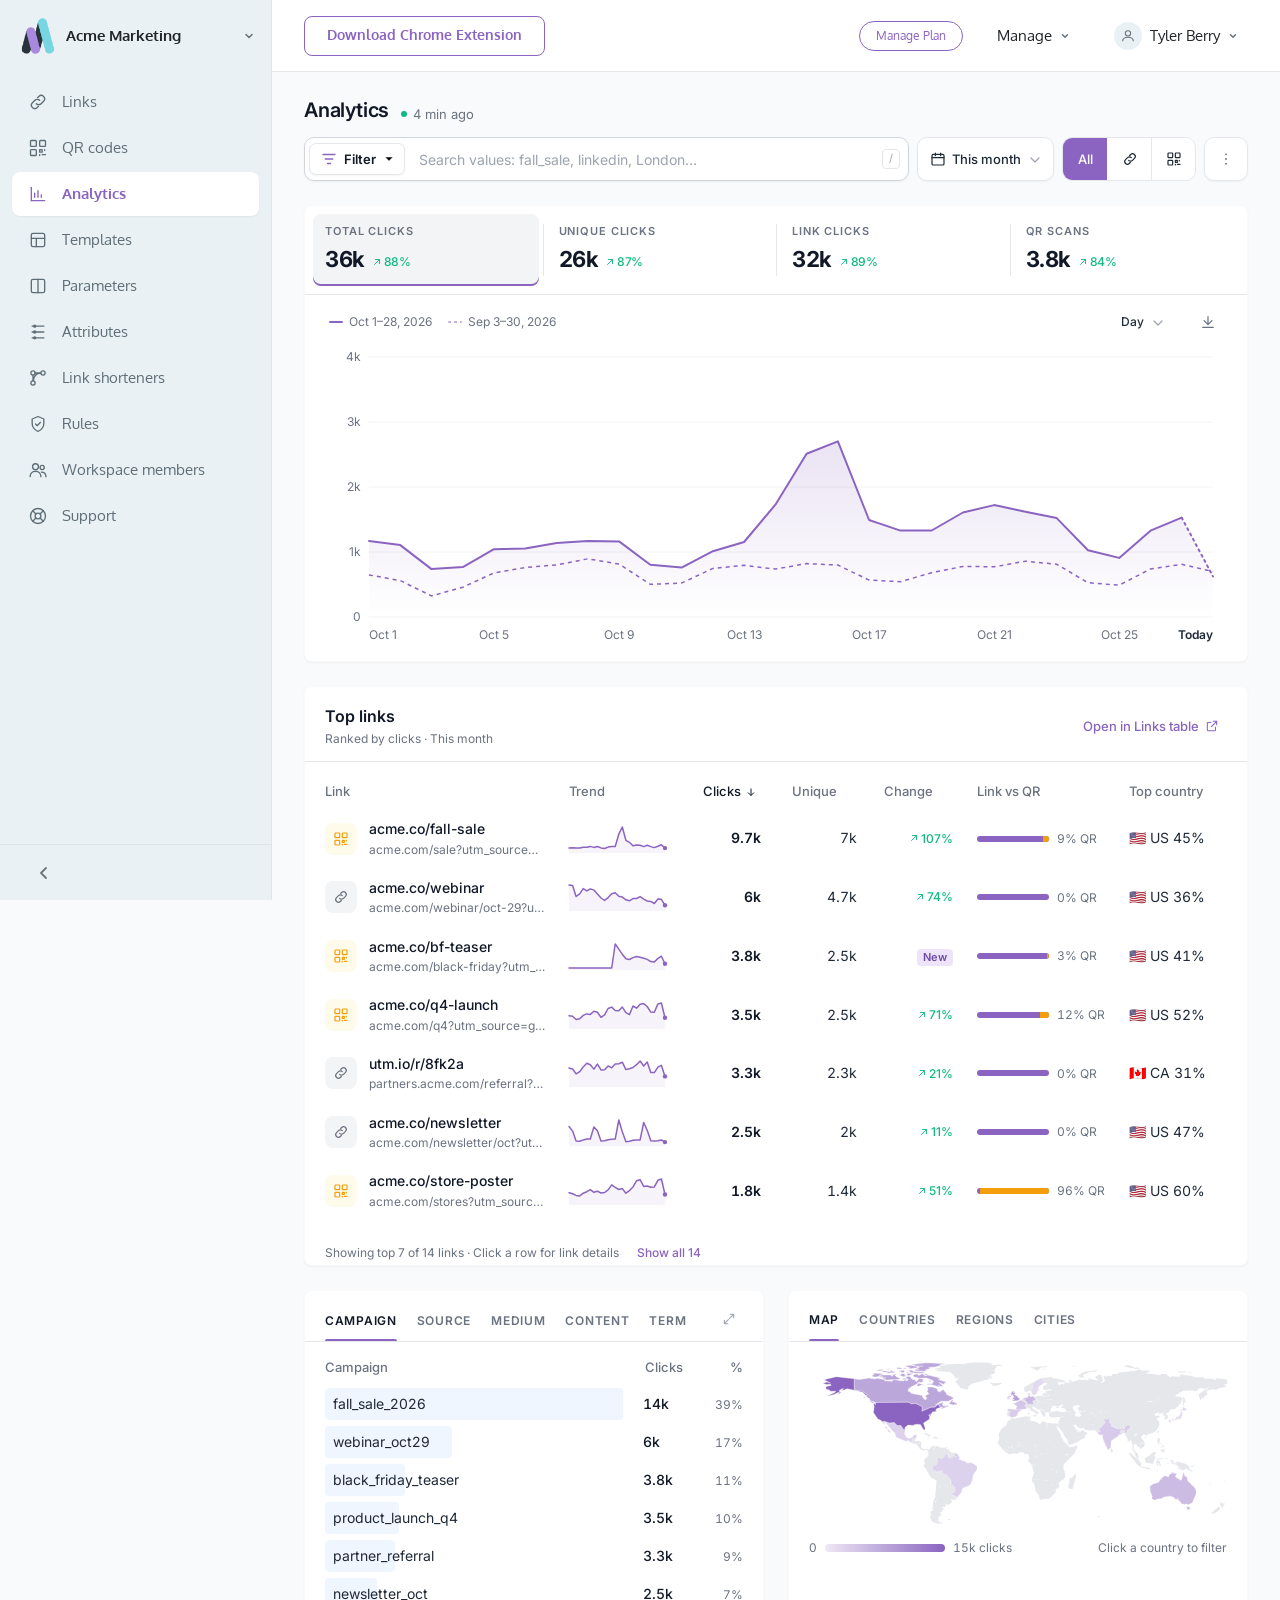
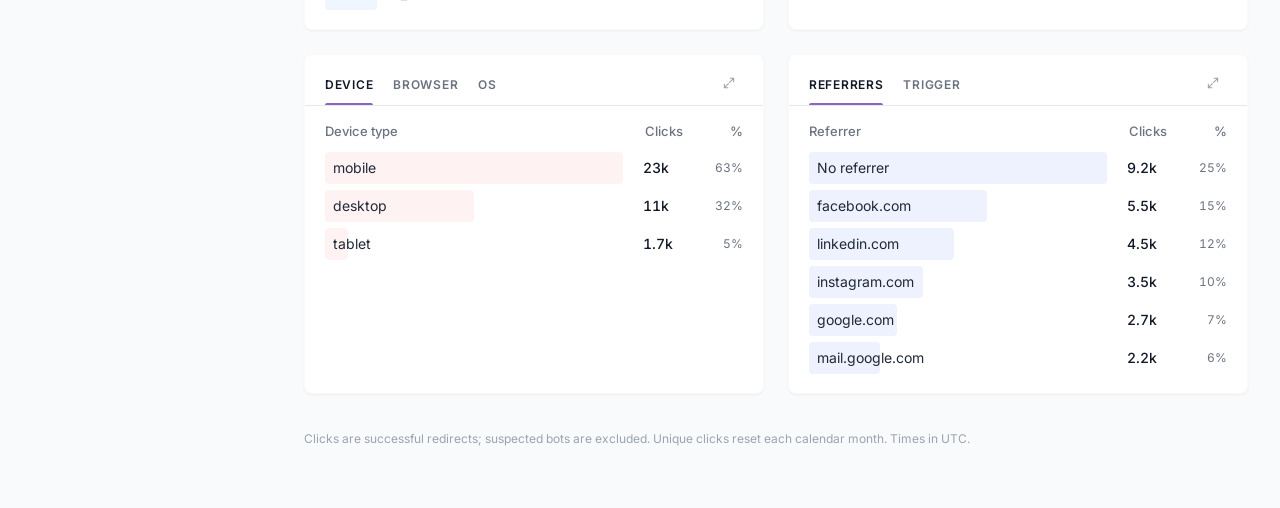
<file: index.html>
<!doctype html>
<html lang="en">
<head>
<meta charset="utf-8">
<meta name="viewport" content="width=device-width, initial-scale=1, viewport-fit=cover">
<meta name="claude:viewport-fit-sides" content="cover">
<title>UTM.io Analytics</title>
<link rel="preconnect" href="https://fonts.googleapis.com">
<link rel="preconnect" href="https://fonts.gstatic.com" crossorigin>
<link rel="stylesheet" href="https://fonts.googleapis.com/css2?family=Inter:wght@400;500;600;700&family=Oxygen:wght@400;700&family=Source+Code+Pro:wght@400;500&display=swap">
<link rel="stylesheet" href="styles.css">
</head>
<body>
<div class="shell" id="shell">
  <aside class="sidebar" id="sidebar">
    <div class="ws" id="ws" role="button" tabindex="0" aria-label="Switch workspace">
      <img src="assets/logo.png" alt="">
      <span class="ws-name">Acme Marketing</span>
      <svg class="caret" width="12" height="12" viewBox="0 0 12 12" aria-hidden="true"><path d="M3 4.5 6 7.5 9 4.5" fill="none" stroke="currentColor" stroke-width="1.6" stroke-linecap="round" stroke-linejoin="round"/></svg>
    </div>
    <nav class="nav" id="nav" aria-label="Workspace"></nav>
    <div class="collapse"><button id="collapse-btn" aria-label="Collapse sidebar"><svg width="16" height="16" viewBox="0 0 16 16" aria-hidden="true"><path d="M10 3 5 8l5 5" fill="none" stroke="currentColor" stroke-width="1.8" stroke-linecap="round" stroke-linejoin="round"/></svg></button></div>
  </aside>
  <div class="main">
    <header class="topbar">
      <button class="menu-btn" id="menu-btn" aria-label="Open menu" aria-controls="sidebar" aria-expanded="false"><svg viewBox="0 0 24 24" aria-hidden="true"><path d="M4 7h16M4 12h16M4 17h16"/></svg></button>
      <span class="topbar-title" id="topbar-title">Analytics</span>
      <button class="btn-ext" id="ext-btn">Download Chrome Extension</button>
      <span class="spacer"></span>
      <button class="pill-plan" id="plan-btn">Manage Plan</button>
      <button class="menu-trigger manage" id="manage-btn" aria-haspopup="menu">Manage <svg class="caret" width="10" height="10" viewBox="0 0 12 12" aria-hidden="true"><path d="M3 4.5 6 7.5 9 4.5" fill="none" stroke="currentColor" stroke-width="1.8" stroke-linecap="round" stroke-linejoin="round"/></svg></button>
      <button class="menu-trigger" id="user-btn" aria-haspopup="menu"><span class="avatar"><svg viewBox="0 0 24 24" aria-hidden="true"><circle cx="12" cy="8" r="4"/><path d="M4 20c0-4 4-6 8-6s8 2 8 6"/></svg></span>Tyler Berry <svg class="caret" width="10" height="10" viewBox="0 0 12 12" aria-hidden="true"><path d="M3 4.5 6 7.5 9 4.5" fill="none" stroke="currentColor" stroke-width="1.8" stroke-linecap="round" stroke-linejoin="round"/></svg></button>
    </header>
    <main class="content" id="view"></main>
  </div>
</div>
<div class="drawer-scrim" id="drawer-scrim" hidden></div>
<div class="toast-wrap" id="toasts" aria-live="polite"></div>
<div id="layer"></div>
<script src="map-data.js"></script>
<script src="data.js"></script>
<script src="app.js"></script>
</body>
</html>
</file>
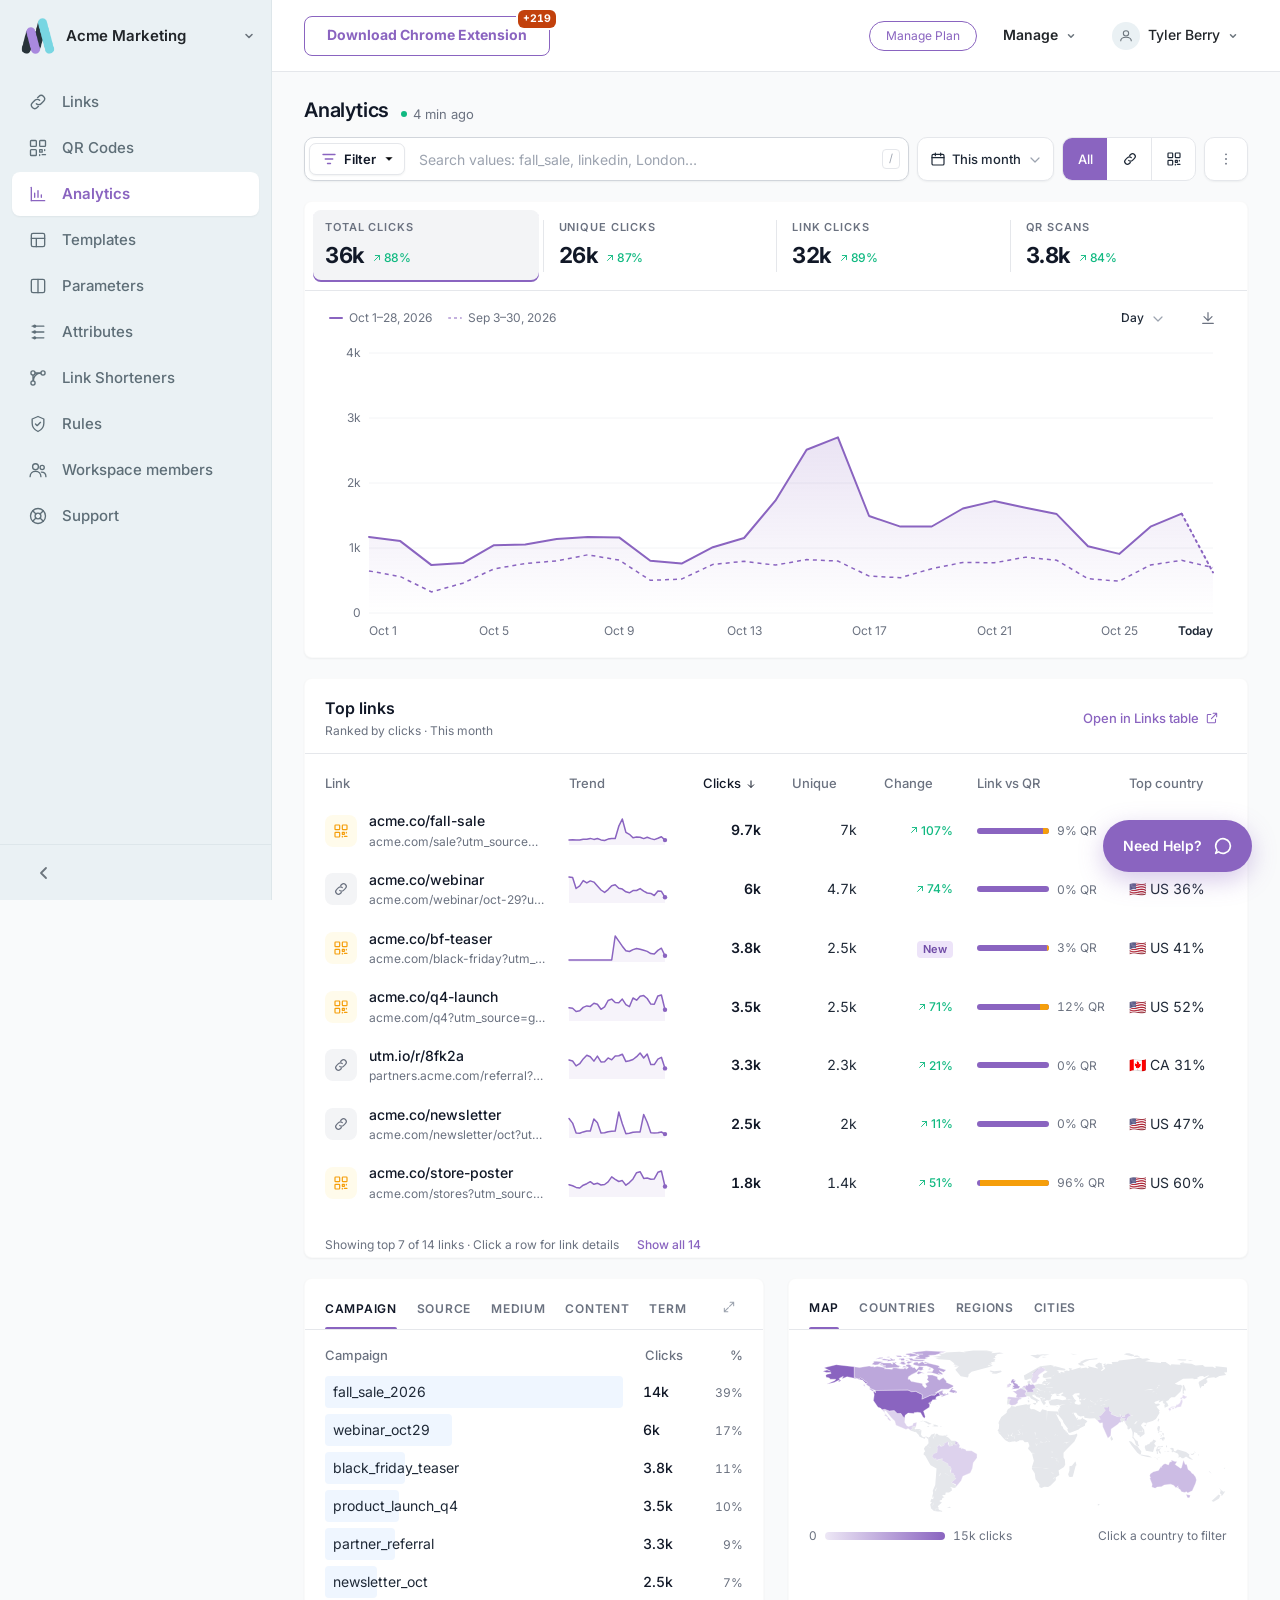
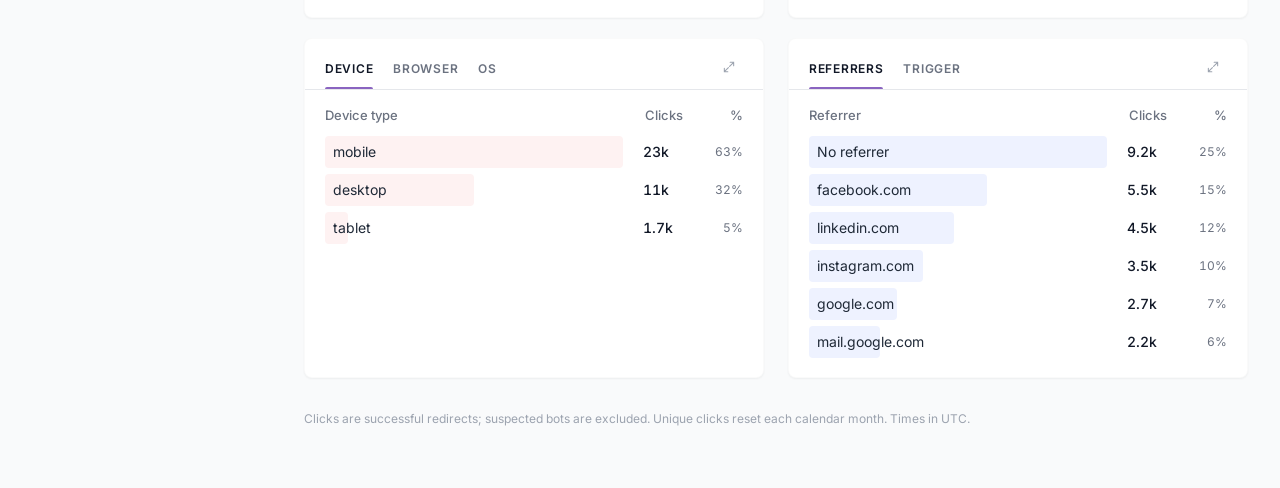
<file: reskin/index.html>
<!doctype html>
<html lang="en">
<head>
<meta charset="utf-8">
<meta name="viewport" content="width=device-width, initial-scale=1, viewport-fit=cover">
<meta name="claude:viewport-fit-sides" content="cover">
<title>UTM.io Prototype vReskin</title>
<link rel="preconnect" href="https://fonts.googleapis.com">
<link rel="preconnect" href="https://fonts.gstatic.com" crossorigin>
<link rel="stylesheet" href="https://fonts.googleapis.com/css2?family=Inter:wght@400;500;600;700&family=Oxygen:wght@400;700&family=Source+Code+Pro:wght@400;500&display=swap">
<link rel="stylesheet" href="styles.css">
<link rel="stylesheet" href="reskin.css">
<link rel="stylesheet" href="extension.css">
</head>
<body>
<div class="shell" id="shell">
  <aside class="sidebar" id="sidebar">
    <div class="ws" id="ws" role="button" tabindex="0" aria-label="Switch workspace">
      <img src="assets/logo.png" alt="">
      <span class="ws-name" id="ws-name">Acme Marketing</span>
      <svg class="caret" width="12" height="12" viewBox="0 0 12 12" aria-hidden="true"><path d="M3 4.5 6 7.5 9 4.5" fill="none" stroke="currentColor" stroke-width="1.6" stroke-linecap="round" stroke-linejoin="round"/></svg>
    </div>
    <nav class="nav" id="nav" aria-label="Workspace"></nav>
    <div class="collapse"><button id="collapse-btn" aria-label="Collapse sidebar"><svg width="16" height="16" viewBox="0 0 16 16" aria-hidden="true"><path d="M10 3 5 8l5 5" fill="none" stroke="currentColor" stroke-width="1.8" stroke-linecap="round" stroke-linejoin="round"/></svg></button></div>
  </aside>
  <div class="main">
    <header class="topbar">
      <button class="menu-btn" id="menu-btn" aria-label="Open menu" aria-controls="sidebar" aria-expanded="false"><svg viewBox="0 0 24 24" aria-hidden="true"><path d="M4 7h16M4 12h16M4 17h16"/></svg></button>
      <span class="topbar-title" id="topbar-title">Analytics</span>
      <button class="btn-ext" id="ext-btn">Download Chrome Extension</button>
      <span class="spacer"></span>
      <button class="pill-plan" id="plan-btn">Manage Plan</button>
      <button class="menu-trigger manage" id="manage-btn" aria-haspopup="menu">Manage <svg class="caret" width="10" height="10" viewBox="0 0 12 12" aria-hidden="true"><path d="M3 4.5 6 7.5 9 4.5" fill="none" stroke="currentColor" stroke-width="1.8" stroke-linecap="round" stroke-linejoin="round"/></svg></button>
      <button class="menu-trigger" id="user-btn" aria-haspopup="menu"><span class="avatar"><svg viewBox="0 0 24 24" aria-hidden="true"><circle cx="12" cy="8" r="4"/><path d="M4 20c0-4 4-6 8-6s8 2 8 6"/></svg></span>Tyler Berry <svg class="caret" width="10" height="10" viewBox="0 0 12 12" aria-hidden="true"><path d="M3 4.5 6 7.5 9 4.5" fill="none" stroke="currentColor" stroke-width="1.8" stroke-linecap="round" stroke-linejoin="round"/></svg></button>
    </header>
    <main class="content" id="view"></main>
  </div>
</div>
<div class="drawer-scrim" id="drawer-scrim" hidden></div>
<div class="toast-wrap" id="toasts" aria-live="polite"></div>
<button class="need-help" id="need-help" type="button">Need Help? <svg viewBox="0 0 24 24" aria-hidden="true"><path d="M4 12a8 8 0 1 1 3.2 6.4L4 20l1.4-3.4A8 8 0 0 1 4 12z"/></svg></button>
<div id="layer"></div>
<script>window.BOOT_HASH = location.hash; /* read by reskin.js boot: app.js rewrites the hash before reskin.js runs */</script>
<script src="map-data.js"></script>
<script src="data.js"></script>
<script src="app.js"></script>
<script src="reskin.js"></script>
<script src="extension.js"></script>
</body>
</html>
</file>
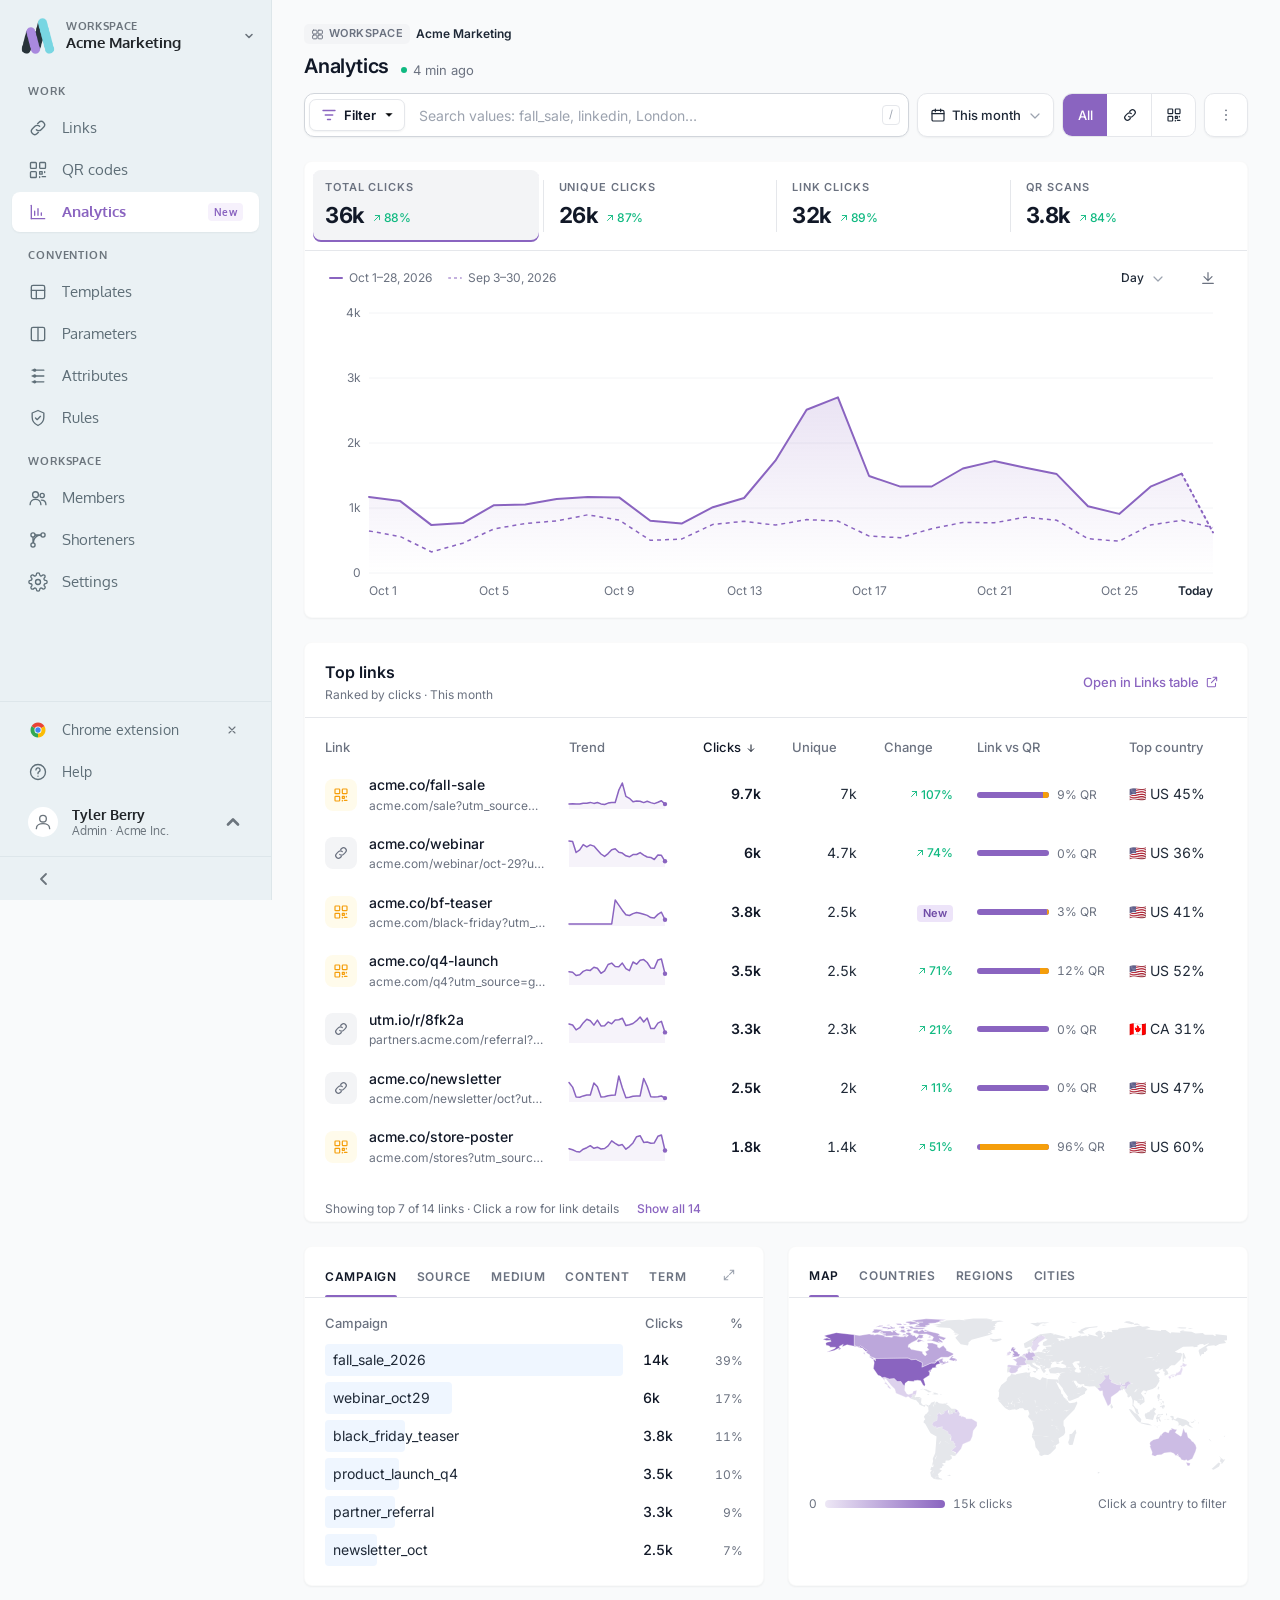
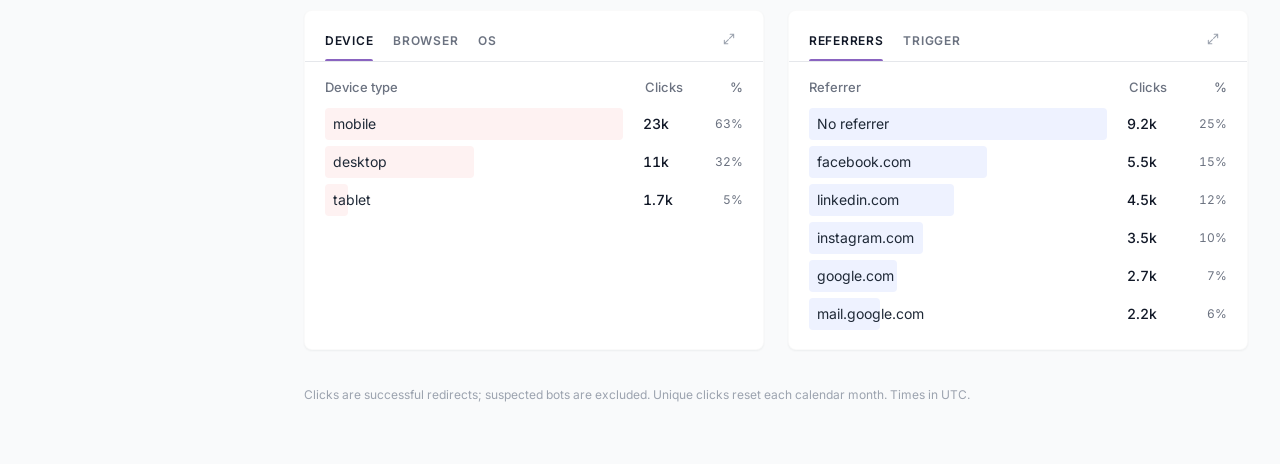
<file: v5/index.html>
<!doctype html>
<html lang="en">
<head>
<meta charset="utf-8">
<meta name="viewport" content="width=device-width, initial-scale=1, viewport-fit=cover">
<meta name="claude:viewport-fit-sides" content="cover">
<title>UTM.io Prototype v5</title>
<link rel="preconnect" href="https://fonts.googleapis.com">
<link rel="preconnect" href="https://fonts.gstatic.com" crossorigin>
<link rel="stylesheet" href="https://fonts.googleapis.com/css2?family=Inter:wght@400;500;600;700&family=Oxygen:wght@400;700&family=Source+Code+Pro:wght@400;500&display=swap">
<link rel="stylesheet" href="styles.css">
</head>
<body>
<div class="shell" id="shell">
  <aside class="sidebar" id="sidebar">
    <!-- Workspace switcher: the one place to change workspace or reach Account settings -->
    <div class="ws" id="ws" role="button" tabindex="0" aria-label="Switch workspace" aria-haspopup="menu">
      <img src="assets/logo.png" alt="">
      <span class="ws-txt"><span class="ws-kicker" id="ws-kicker">Workspace</span><span class="ws-name" id="ws-name">Acme Marketing</span></span>
      <svg class="caret" width="12" height="12" viewBox="0 0 12 12" aria-hidden="true"><path d="M3 4.5 6 7.5 9 4.5" fill="none" stroke="currentColor" stroke-width="1.6" stroke-linecap="round" stroke-linejoin="round"/></svg>
    </div>
    <nav class="nav" id="nav" aria-label="Main"></nav>
    <!-- Bottom cluster: replaces the old top bar (extension, help, account) -->
    <div class="side-foot" id="side-foot"></div>
    <div class="collapse"><button id="collapse-btn" aria-label="Collapse sidebar"><svg width="16" height="16" viewBox="0 0 16 16" aria-hidden="true"><path d="M10 3 5 8l5 5" fill="none" stroke="currentColor" stroke-width="1.8" stroke-linecap="round" stroke-linejoin="round"/></svg></button></div>
  </aside>
  <div class="main">
    <!-- Phones only: hamburger + page title. No top bar on desktop. -->
    <header class="topbar">
      <button class="menu-btn" id="menu-btn" aria-label="Open menu" aria-controls="sidebar" aria-expanded="false"><svg viewBox="0 0 24 24" aria-hidden="true"><path d="M4 7h16M4 12h16M4 17h16"/></svg></button>
      <span class="topbar-title" id="topbar-title">Analytics</span>
    </header>
    <main class="content" id="view"></main>
  </div>
</div>
<div class="drawer-scrim" id="drawer-scrim" hidden></div>
<div class="toast-wrap" id="toasts" aria-live="polite"></div>
<div id="layer"></div>
<script src="map-data.js"></script>
<script src="data.js"></script>
<script src="app.js"></script>
</body>
</html>
</file>
<file: styles.css>
/* ==================================================================
   UTM Analytics prototype v4 — styles
   Layout: fixed UTM shell (sidebar + top bar in Oxygen) around an
   analytics surface set in Inter. Light theme only: the product has
   no dark mode. Accent is UTM purple.
================================================================== */

:root {
  /* UTM app tokens (from _ds/tokens) */
  --utm-purple: #8a64c0; --purple-700: #6f4ba6; --purple-500: #a989de; --purple-300: #ccb7eb; --purple-100: #ede4f9; --purple-050: #f6f1fc;
  --teal-500: #78d6e2;
  --ink-900: #212529; --ink-700: #595959; --ink-600: #5e6e77; --ink-500: #6c757d; --ink-400: #8d99a0; --ink-300: #a9a6aa;
  --surface-sidebar: #eaf1f4; --surface-sunken: #eaf1f4; --line: #d9d9d9; --line-strong: #b9c8cf; --line-input: #cfd7df;
  --font-shell: 'Oxygen', -apple-system, BlinkMacSystemFont, 'Segoe UI', Roboto, sans-serif;
  --font-mono: 'Source Code Pro', ui-monospace, SFMono-Regular, Menlo, monospace;
  --shadow-xs: 0 1px 2px rgba(40,51,57,.06); --shadow-sm: 0 2px 8px rgba(40,51,57,.08); --shadow-md: 0 6px 16px rgba(40,51,57,.12); --shadow-lg: 0 12px 32px rgba(40,51,57,.16);
  --ease: cubic-bezier(.4,0,.2,1); --spring: cubic-bezier(.2,.9,.3,1.2); --dur-fast: .15s; --dur: .2s; --dur-slow: .4s;

  /* Analytics surface tokens */
  --font-ui: 'Inter', -apple-system, BlinkMacSystemFont, 'Segoe UI', Roboto, sans-serif;
  --canvas: #f9fafb; --card: #ffffff; --hover: #f3f4f6; --sunken: #f9fafb;
  --text-strong: #111827; --text: #1f2937; --text-muted: #6b7280; --text-faint: #9ca3af;
  --border: #e5e7eb; --border-strong: #d1d5db; --grid: #f3f4f6;
  --accent: #8a64c0; --accent-strong: #6f4ba6; --accent-subtle: #ede4f9; --accent-faint: #f6f1fc; --accent-rgb: 138,100,192;
  --up: #10b981; --up-bg: #ecfdf5; --down: #ef4444; --down-bg: #fef2f2; --flat: #6b7280;
  --qr: #f59e0b; --qr-bg: #fffbeb;
  --bar-blue: #eff6ff; --bar-orange: #fff7ed; --bar-green: #f0fdf4; --bar-red: #fef2f2; --bar-indigo: #eef2ff; --bar-amber: #fffbeb;
  --sidebar-w: 272px; --sidebar-w-collapsed: 76px; --topbar-h: 72px; --radius: 8px; --radius-lg: 12px;
}

*, *::before, *::after { box-sizing: border-box; }
html, body { height: 100%; }
body { margin: 0; background: var(--canvas); color: var(--text); font-family: var(--font-ui); font-size: 14px; line-height: 1.45; -webkit-font-smoothing: antialiased; overflow-x: hidden; }
button, input { font: inherit; color: inherit; }
button { cursor: pointer; background: none; border: 0; padding: 0; }
button:focus-visible, a:focus-visible, [tabindex]:focus-visible { outline: 2px solid var(--accent); outline-offset: 2px; border-radius: 6px; }
a { color: var(--accent); text-decoration: none; }
svg { display: block; }
.num { font-variant-numeric: tabular-nums; }
.sr { position: absolute; width: 1px; height: 1px; overflow: hidden; clip: rect(0 0 0 0); }

/* ---------- Shell ---------- */
.shell { display: grid; grid-template-columns: var(--sidebar-w) 1fr; min-height: 100%; transition: grid-template-columns var(--dur-slow) var(--ease); }
.shell.collapsed { grid-template-columns: var(--sidebar-w-collapsed) 1fr; }

.sidebar { position: sticky; top: 0; height: 100vh; background: var(--surface-sidebar); font-family: var(--font-shell); display: flex; flex-direction: column; border-right: 1px solid #dde6ea; overflow: hidden; }
.ws { display: flex; align-items: center; gap: 10px; height: var(--topbar-h); padding: 0 16px 0 20px; cursor: pointer; transition: background var(--dur) var(--ease); }
.ws:hover { background: #e2ebef; }
.ws img { width: 36px; height: 36px; border-radius: 8px; flex: none; }
.ws .ws-name { font-size: 15px; font-weight: 700; color: var(--ink-900); flex: 1; white-space: nowrap; overflow: hidden; text-overflow: ellipsis; }
.ws .caret { color: var(--ink-500); flex: none; }
.nav { display: flex; flex-direction: column; gap: 2px; padding: 8px 12px; flex: 1; }
.nav a { display: flex; align-items: center; gap: 14px; height: 44px; padding: 0 16px; border-radius: 8px; color: var(--ink-600); font-size: 15px; white-space: nowrap; transition: background var(--dur) var(--ease), color var(--dur) var(--ease), transform var(--dur) var(--ease); }
.nav a:hover { background: #e2ebef; color: var(--ink-900); }
.nav a:active { transform: scale(.985); }
.nav a.active { background: #fff; color: var(--utm-purple); box-shadow: var(--shadow-xs); font-weight: 700; }
.nav a svg { width: 20px; height: 20px; flex: none; stroke: currentColor; fill: none; stroke-width: 1.6; stroke-linecap: round; stroke-linejoin: round; }
.nav .nav-label { opacity: 1; transition: opacity var(--dur) var(--ease); }
.collapsed .nav .nav-label, .collapsed .ws .ws-name, .collapsed .ws .caret { opacity: 0; width: 0; overflow: hidden; }
.collapsed .nav a { padding: 0 12px; justify-content: center; }
.collapse { height: 56px; display: flex; align-items: center; padding: 0 28px; color: var(--ink-500); border-top: 1px solid #dde6ea; }
.collapse button { display: inline-flex; width: 32px; height: 32px; align-items: center; justify-content: center; border-radius: 8px; transition: background var(--dur) var(--ease), transform var(--dur-slow) var(--ease); }
.collapse button:hover { background: #e2ebef; color: var(--ink-900); }
.collapsed .collapse { padding: 0 22px; }
.collapsed .collapse button { transform: rotate(180deg); }

.main { min-width: 0; display: flex; flex-direction: column; }
.topbar { height: var(--topbar-h); display: flex; align-items: center; gap: 24px; padding: 0 32px; background: #fff; border-bottom: 1px solid var(--border); font-family: var(--font-shell); position: sticky; top: 0; z-index: 20; }
.btn-ext { height: 40px; padding: 0 22px; border: 1px solid var(--utm-purple); color: var(--utm-purple); border-radius: 8px; font-size: 14px; font-weight: 700; transition: background var(--dur) var(--ease), transform var(--dur) var(--ease), box-shadow var(--dur) var(--ease); }
.btn-ext:hover { background: var(--purple-050); box-shadow: var(--shadow-xs); }
.btn-ext:active { transform: scale(.97); }
.topbar .spacer { flex: 1; }
.menu-btn, .topbar-title { display: none; }
.menu-btn { width: 40px; height: 40px; border-radius: 8px; align-items: center; justify-content: center; color: var(--ink-900); margin-left: -8px; }
.menu-btn:hover { background: var(--surface-sunken); }
.menu-btn svg { width: 22px; height: 22px; stroke: currentColor; fill: none; stroke-width: 1.8; stroke-linecap: round; }
.topbar-title { font-weight: 700; font-size: 16px; color: var(--ink-900); white-space: nowrap; overflow: hidden; text-overflow: ellipsis; min-width: 0; }
.drawer-scrim { position: fixed; inset: 0; z-index: 39; background: rgba(17,24,39,.4); animation: fade-in .2s var(--ease) both; }
.pill-plan { height: 30px; padding: 0 16px; border: 1px solid var(--utm-purple); color: var(--utm-purple); border-radius: 50px; font-size: 12px; transition: background var(--dur) var(--ease); }
.pill-plan:hover { background: var(--purple-050); }
.menu-trigger { display: inline-flex; align-items: center; gap: 8px; height: 40px; padding: 0 10px; border-radius: 8px; color: var(--ink-900); font-size: 15px; transition: background var(--dur) var(--ease); }
.menu-trigger:hover { background: var(--surface-sunken); }
.menu-trigger .caret { color: var(--ink-500); }
.avatar { width: 28px; height: 28px; border-radius: 50%; background: var(--surface-sunken); display: inline-flex; align-items: center; justify-content: center; color: var(--ink-500); }
.avatar svg { width: 16px; height: 16px; stroke: currentColor; fill: none; stroke-width: 1.6; }

.content { padding: 24px 32px 48px; display: flex; flex-direction: column; gap: 24px; max-width: 1400px; width: 100%; }


/* ---------- View transitions ---------- */
.view { animation: view-in .32s var(--ease) both; }
@keyframes view-in { from { opacity: 0; transform: translateY(6px); } to { opacity: 1; transform: none; } }

/* ---------- Toolbar ---------- */
.toolbar { display: flex; align-items: center; gap: 16px; flex-wrap: wrap; }
.toolbar .title { display: flex; align-items: baseline; gap: 12px; flex: 1; min-width: 0; }
.toolbar h1 { font-size: 20px; font-weight: 600; color: var(--text-strong); margin: 0; letter-spacing: -.01em; }
.status { position: relative; display: inline-flex; align-items: center; gap: 6px; color: var(--text-muted); font-size: 13px; cursor: default; }
.status::after { content: attr(data-tip); position: absolute; left: -8px; top: calc(100% + 8px); z-index: 20; background: var(--text-strong); color: #fff; font-size: 12px; padding: 6px 10px; border-radius: 6px; box-shadow: var(--shadow-md); white-space: nowrap; pointer-events: none; opacity: 0; transform: translateY(-2px); transition: opacity var(--dur-fast) var(--ease), transform var(--dur-fast) var(--ease); }
.status:hover::after, .status:focus-visible::after { opacity: 1; transform: none; }
.status::before { content: ""; width: 6px; height: 6px; border-radius: 50%; background: var(--up); box-shadow: 0 0 0 0 rgba(16,185,129,.4); animation: pulse 2.4s ease-out infinite; }
@keyframes pulse { 0% { box-shadow: 0 0 0 0 rgba(16,185,129,.45); } 70% { box-shadow: 0 0 0 6px rgba(16,185,129,0); } 100% { box-shadow: 0 0 0 0 rgba(16,185,129,0); } }
.controls { display: flex; align-items: center; gap: 8px; flex-wrap: wrap; }
.seg button { white-space: nowrap; }

.seg { display: inline-flex; border: 1px solid var(--border); border-radius: 8px; background: var(--card); overflow: hidden; height: 36px; position: relative; isolation: isolate; }
.seg button { display: inline-flex; align-items: center; gap: 6px; padding: 0 14px; font-size: 13px; font-weight: 500; color: var(--text); position: relative; z-index: 1; transition: color var(--dur) var(--ease); }
.seg button + button { border-left: 1px solid var(--border); }
.seg button svg { width: 14px; height: 14px; stroke: currentColor; fill: none; stroke-width: 1.8; stroke-linecap: round; stroke-linejoin: round; }
.seg button:hover:not(.on) { background: var(--hover); }
.seg button.on { color: #fff; background: var(--accent); }
.seg button.on + button { border-left-color: transparent; }

.tb-btn { display: inline-flex; align-items: center; gap: 6px; height: 36px; padding: 0 12px; border-radius: 8px; border: 1px solid transparent; font-size: 13px; font-weight: 500; color: var(--text); transition: background var(--dur) var(--ease), border-color var(--dur) var(--ease), box-shadow var(--dur) var(--ease), transform var(--dur) var(--ease); }
.tb-btn:hover { background: var(--hover); }
.tb-btn:active { transform: scale(.97); }
.tb-btn.open, .tb-btn[aria-expanded="true"] { background: var(--card); border-color: var(--border); box-shadow: var(--shadow-xs); }
.tb-btn svg { width: 16px; height: 16px; stroke: currentColor; fill: none; stroke-width: 1.8; stroke-linecap: round; stroke-linejoin: round; }
.tb-btn .chev { width: 14px; height: 14px; color: var(--text-faint); transition: transform var(--dur) var(--ease); }
.tb-btn[aria-expanded="true"] .chev { transform: rotate(180deg); }
.tb-btn.icon { width: 36px; padding: 0; justify-content: center; color: var(--text-muted); }
.tb-btn .badge { min-width: 18px; height: 18px; padding: 0 5px; border-radius: 9px; background: var(--accent); color: #fff; font-size: 11px; font-weight: 600; display: inline-flex; align-items: center; justify-content: center; }

/* ---------- Filter chips ---------- */
.chips { display: flex; align-items: center; gap: 10px; flex-wrap: wrap; min-height: 0; }
.chips:empty { display: none; }
.chip { display: inline-flex; align-items: center; gap: 6px; height: 34px; padding: 0 6px 0 12px; border: 1px solid var(--border); border-radius: 8px; background: var(--card); font-size: 13px; color: var(--text); box-shadow: var(--shadow-xs); animation: chip-in .25s var(--spring) both; }
.chip .k { color: var(--text-muted); }
.chip .op { color: var(--text-faint); font-style: italic; }
.chip .v { font-weight: 600; color: var(--text-strong); }
.chip .v button { color: inherit; border-radius: 4px; padding: 0 2px; transition: background var(--dur) var(--ease); }
.chip .v button:hover { background: var(--accent-subtle); color: var(--accent-strong); }
.chip .x { width: 22px; height: 22px; border-radius: 6px; display: inline-flex; align-items: center; justify-content: center; color: var(--text-faint); transition: background var(--dur) var(--ease), color var(--dur) var(--ease); }
.chip .x:hover { background: var(--down-bg); color: var(--down); }
.chip .x svg { width: 12px; height: 12px; stroke: currentColor; fill: none; stroke-width: 2.2; stroke-linecap: round; }
@keyframes chip-in { from { opacity: 0; transform: scale(.9); } to { opacity: 1; transform: none; } }
.chips .clear { color: var(--accent); font-size: 13px; font-weight: 500; padding: 4px 6px; border-radius: 6px; }
.chips .clear:hover { background: var(--accent-subtle); }
.chips .context { margin-left: auto; color: var(--text-muted); font-size: 13px; }

/* Filter bar (Analytics + link pages): full width, first before All / Links / QR. Chips sit inside it. */
.tb-wrap { display: flex; flex-direction: column; gap: 12px; }
.fbar-row { display: flex; align-items: center; gap: 8px; }
.fbar-row .tb-btn { height: 44px; border-color: var(--border); background: var(--card); box-shadow: var(--shadow-xs); border-radius: 10px; }
.fbar-row .tb-btn.icon { width: 44px; }
.seg.trig { display: grid; grid-template-columns: repeat(3, 44px); }
.seg.trig button { justify-content: center; padding: 0; }
.seg.trig button svg { width: 16px; height: 16px; }
.fbar { flex: 1; min-width: 0; display: flex; align-items: center; flex-wrap: wrap; gap: 6px; min-height: 44px; padding: 4px 8px 4px 12px; border: 1px solid var(--border-strong); border-radius: 10px; background: var(--card); box-shadow: var(--shadow-xs); cursor: text; transition: border-color var(--dur) var(--ease), box-shadow var(--dur) var(--ease); }
.fbar:hover { border-color: rgba(var(--accent-rgb), .55); }
.fbar:has([aria-expanded="true"]) { border-color: var(--accent); box-shadow: 0 0 0 3px rgba(var(--accent-rgb), .15); }
.fbar > svg { width: 18px; height: 18px; flex: none; stroke: var(--accent); fill: none; stroke-width: 1.8; stroke-linecap: round; stroke-linejoin: round; margin-right: 2px; }
.fbar-add { flex: 1; min-width: 120px; height: 34px; padding: 0 4px; text-align: left; font-size: 14px; color: var(--text-faint); border-radius: 6px; }
.fbar.has .fbar-add { flex: none; min-width: 0; padding: 0 8px; font-size: 13px; font-weight: 500; color: var(--accent); }
.fbar.has .fbar-add:hover { background: var(--accent-subtle); }
.fbar .chip { height: 32px; box-shadow: none; background: var(--sunken); }
.fbar .kbd { font-size: 11px; color: var(--text-faint); border: 1px solid var(--border); border-radius: 4px; padding: 1px 6px; }
.fbar-ctx { margin-left: auto; padding-left: 8px; font-size: 13px; color: var(--text-muted); white-space: nowrap; }
.fbar .clear { color: var(--accent); font-size: 13px; font-weight: 500; padding: 4px 6px; border-radius: 6px; }
.fbar .clear:hover { background: var(--accent-subtle); }
.fbar-row .seg { height: 44px; border-radius: 10px; }
/* List pages: the same bar, holding Filter + chips + the search text */
.fbar:focus-within { border-color: var(--accent); box-shadow: 0 0 0 3px rgba(var(--accent-rgb), .15); }
/* "Filter" reads as a button inside the field: outlined, chevron, count badge */
.fbar-fbtn { display: inline-flex; align-items: center; gap: 6px; height: 32px; padding: 0 8px 0 10px; margin-left: -8px; margin-right: 4px; border: 1px solid var(--border); border-radius: 7px; background: var(--card); box-shadow: var(--shadow-xs); font-size: 13px; font-weight: 600; color: var(--text-strong); flex: none; cursor: pointer; transition: border-color var(--dur) var(--ease), background var(--dur) var(--ease); }
.fbar-fbtn:hover { border-color: var(--accent); background: var(--accent-subtle); color: var(--accent-strong); }
.fbar-fbtn[aria-expanded="true"] { border-color: var(--accent); background: var(--accent-subtle); color: var(--accent-strong); }
.fbar-fbtn .chev { width: 14px; height: 14px; stroke: var(--text-faint); transition: transform var(--dur) var(--ease); }
.fbar-fbtn[aria-expanded="true"] .chev { transform: rotate(180deg); }
.fbar-fbtn .badge { min-width: 18px; height: 18px; padding: 0 5px; border-radius: 9px; background: var(--accent); color: #fff; font-size: 11px; font-weight: 600; display: inline-flex; align-items: center; justify-content: center; }
.fbar[aria-expanded="true"] { border-color: var(--accent); box-shadow: 0 0 0 3px rgba(var(--accent-rgb), .15); }
.fbar-fbtn > svg:first-child, .fbar-ic svg { width: 18px; height: 18px; stroke: var(--accent); fill: none; stroke-width: 1.8; stroke-linecap: round; stroke-linejoin: round; }
.fbar-ic { display: inline-flex; flex: none; margin-right: 2px; } .fbar-ic svg { stroke: var(--text-faint); }
.fbar-sep { width: 1px; height: 20px; background: var(--border); margin: 0 4px; flex: none; }
.fbar-input { flex: 1; min-width: 140px; height: 34px; border: 0; outline: 0; background: none; font-size: 14px; color: var(--text); padding: 0 4px; }
.fbar-input::placeholder { color: var(--text-faint); } .fbar-input:not(:placeholder-shown) ~ .kbd { display: none; }
.lbar #lq-clear { width: 24px; height: 24px; flex: none; } .lbar #lq-clear[hidden] { display: none; }
.view + .lbar-row { margin-top: -15px; } .page-head + .lbar-row { margin-top: 9px; } /* 12px under the page title, as on Analytics */
.lbar-row .pb-legend { flex: none; }

/* Places: flag + name + where (region/country), and the IP note under the Locations card */
.row .lbl .where { color: var(--text-faint); font-size: 12px; }
.val .lbl .flag { margin-right: 6px; } .val .lbl .where { color: var(--text-faint); font-size: 12px; margin-left: 6px; }
.loc-note { display: flex; align-items: center; gap: 6px; margin: 12px 0 0; font-size: 12px; color: var(--text-faint); }
.loc-note svg { width: 13px; height: 13px; flex: none; stroke: currentColor; fill: none; stroke-width: 1.8; }
.tip .tip-sub { margin-top: 6px; padding-top: 6px; border-top: 1px solid rgba(255,255,255,.15); font-size: 11px; opacity: .7; }
.map-legend .link-btn.hint { font-size: 12px; }

/* ---------- Cards ---------- */
.card { background: var(--card); border-radius: var(--radius); box-shadow: var(--shadow-xs); border: 1px solid rgba(0,0,0,.02); }
.card-head { display: flex; align-items: center; gap: 16px; padding: 14px 20px 0; }
.card-tabs { display: flex; gap: 20px; flex: 1; min-width: 0; overflow-x: auto; scrollbar-width: none; }
.card-tabs::-webkit-scrollbar { display: none; }
.card-tabs button { position: relative; padding: 6px 0 12px; font-size: 12px; font-weight: 600; letter-spacing: .06em; text-transform: uppercase; color: var(--text-muted); white-space: nowrap; transition: color var(--dur) var(--ease); }
.card-tabs button::after { content: ""; position: absolute; left: 0; right: 0; bottom: 0; height: 2px; background: var(--accent); transform: scaleX(0); transform-origin: left; transition: transform var(--dur) var(--ease); border-radius: 2px 2px 0 0; }
.card-tabs button:hover { color: var(--text); }
.card-tabs button.on { color: var(--text-strong); }
.card-tabs button.on::after { transform: scaleX(1); }
.card-head .expand { width: 28px; height: 28px; margin-bottom: 8px; border-radius: 6px; display: inline-flex; align-items: center; justify-content: center; color: var(--text-faint); transition: background var(--dur) var(--ease), color var(--dur) var(--ease); }
.card-head .expand:hover { background: var(--hover); color: var(--text); }
.card-head .expand svg { width: 14px; height: 14px; stroke: currentColor; fill: none; stroke-width: 1.8; stroke-linecap: round; }
.card-body { border-top: 1px solid var(--border); padding: 12px 20px 20px; }
/* Tab switch: only the swapped card's body fades in, not the page */
.card.swap .card-body, .card.swap .table { animation: fade-in .25s var(--ease) both; }
.cols { display: grid; grid-template-columns: 1fr auto auto; gap: 0 12px; padding: 4px 0 10px; font-size: 13px; font-weight: 500; color: var(--text-muted); }
.cols .r { text-align: right; min-width: 48px; }

.rows { display: flex; flex-direction: column; gap: 6px; min-height: 222px; }
.row { display: grid; grid-template-columns: 1fr auto auto; gap: 0 12px; align-items: center; height: 32px; border-radius: 6px; cursor: pointer; position: relative; transition: background var(--dur) var(--ease); }
.row .track { position: relative; height: 32px; display: flex; align-items: center; min-width: 0; }
.row .bar { position: absolute; inset: 0 auto 0 0; width: 0; border-radius: 4px; background: var(--bar); transition: width .6s var(--ease); }
.row .lbl { position: relative; padding: 0 8px; display: inline-flex; align-items: center; gap: 8px; white-space: nowrap; overflow: hidden; text-overflow: ellipsis; color: var(--text); transition: color var(--dur) var(--ease); }
.row .lbl .flag { font-size: 15px; line-height: 1; }
.row .lbl .code { font-family: var(--font-mono); font-size: 10px; color: var(--text-muted); background: var(--hover); padding: 2px 4px; border-radius: 4px; }
.row .val { font-weight: 500; color: var(--text-strong); text-align: right; min-width: 48px; }
.row .pct { color: var(--text-muted); font-size: 12px; text-align: right; min-width: 48px; }
.row:hover { background: var(--hover); }
.row:hover .lbl { color: var(--accent-strong); }
.row .filter-hint { position: absolute; right: 8px; top: 50%; transform: translateY(-50%) translateX(4px); opacity: 0; font-size: 11px; color: var(--accent); background: var(--card); padding: 2px 6px; border-radius: 4px; box-shadow: var(--shadow-xs); pointer-events: none; transition: opacity var(--dur) var(--ease), transform var(--dur) var(--ease); }
.row:hover .filter-hint { opacity: 1; transform: translateY(-50%); }
.row.active-filter .lbl { color: var(--accent-strong); font-weight: 600; }
.empty { display: flex; flex-direction: column; align-items: center; justify-content: center; gap: 6px; min-height: 222px; color: var(--text-muted); font-size: 13px; text-align: center; }
.empty strong { color: var(--text); font-weight: 600; }

.grid-2 { display: grid; grid-template-columns: 1fr 1fr; gap: 24px; }
@media (max-width: 1100px) { .grid-2 { grid-template-columns: 1fr; } }

/* ---------- KPI strip + chart ---------- */
.kpis { display: grid; grid-template-columns: repeat(4, 1fr); gap: 8px; padding: 8px; }
.kpis.n3 { grid-template-columns: repeat(3, 1fr); }
.content > *, .grid-2 > * { min-width: 0; }
.kpi { position: relative; display: flex; flex-direction: column; gap: 4px; padding: 10px 12px; border-radius: 8px; text-align: left; transition: background var(--dur) var(--ease); border: 0; }
.kpi + .kpi::before { content: ""; position: absolute; left: -4px; top: 10px; bottom: 10px; width: 1px; background: var(--border); }
.kpi:hover { background: var(--hover); }
.kpi.on { background: var(--hover); box-shadow: inset 0 -2px 0 var(--accent); }
.kpi .k { font-size: 11px; font-weight: 600; letter-spacing: .08em; text-transform: uppercase; color: var(--text-muted); }
.kpi .v { display: flex; align-items: baseline; gap: 8px; font-size: 22px; font-weight: 700; color: var(--text-strong); letter-spacing: -.02em; }
.delta { font-size: 12px; font-weight: 500; display: inline-flex; align-items: center; gap: 2px; }
.delta.new { color: var(--accent-strong); background: var(--accent-subtle); padding: 1px 6px; border-radius: 4px; font-size: 11px; font-weight: 600; }
.delta.up { color: var(--up); } .delta.down { color: var(--down); } .delta.flat { color: var(--flat); }
.delta svg { width: 10px; height: 10px; stroke: currentColor; fill: none; stroke-width: 2.2; stroke-linecap: round; stroke-linejoin: round; }

.chart-wrap { padding: 12px 24px 16px; border-top: 1px solid var(--border); }
.chart-head { display: flex; align-items: center; gap: 16px; font-size: 12px; color: var(--text-muted); margin-bottom: 8px; }
.legend { display: flex; gap: 16px; flex: 1; }
.legend span { display: inline-flex; align-items: center; gap: 6px; white-space: nowrap; }
.legend i { width: 14px; height: 2px; background: var(--accent); border-radius: 2px; }
.legend i.prev { background: repeating-linear-gradient(90deg, var(--accent) 0 3px, transparent 3px 6px); opacity: .5; }
.chart { position: relative; height: 300px; }
.chart svg { width: 100%; height: 100%; overflow: visible; }
.chart .gridline { stroke: var(--grid); }
.chart .axis { font-size: 12px; fill: var(--text-muted); font-family: var(--font-ui); }
.chart .axis.today { font-weight: 600; fill: var(--text); }
.chart .area { fill: url(#areaGrad); }
.chart .line { fill: none; stroke: var(--accent); stroke-width: 2; stroke-linejoin: round; stroke-linecap: round; }
.chart .line.qr { stroke: var(--qr); }
.chart .prev { fill: none; stroke: var(--accent); stroke-width: 1.5; stroke-dasharray: 4 4; opacity: .4; }
.chart .partial { fill: none; stroke: var(--accent); stroke-width: 2; stroke-dasharray: 2 4; stroke-linecap: round; }
.chart .draw { stroke-dasharray: 3000; stroke-dashoffset: 3000; animation: draw .9s var(--ease) forwards; }
@keyframes draw { to { stroke-dashoffset: 0; } }
.chart .fade { animation: fade-in .6s var(--ease) both; }
@keyframes fade-in { from { opacity: 0; } to { opacity: 1; } }
.chart .crosshair { stroke: var(--border-strong); stroke-dasharray: 3 3; pointer-events: none; }
.chart .dot { fill: var(--card); stroke: var(--accent); stroke-width: 2; pointer-events: none; }
.chart .hit { fill: transparent; }
.tip { position: absolute; pointer-events: none; background: var(--text-strong); color: #fff; font-size: 12px; padding: 8px 10px; border-radius: 6px; box-shadow: var(--shadow-md); white-space: nowrap; z-index: 5; transform: translate(-50%, calc(-100% - 12px)); opacity: 0; transition: opacity var(--dur-fast) var(--ease); }
.tip.show { opacity: 1; }
.tip b { font-weight: 600; } .tip .m { color: #cbd5e1; }
.tip .row-t { display: flex; justify-content: space-between; gap: 16px; }
.tip i { display: inline-block; width: 8px; height: 8px; border-radius: 2px; margin-right: 6px; background: var(--accent); }

/* ---------- Top links table ---------- */
.tbl-head { display: flex; align-items: center; gap: 16px; padding: 18px 20px 14px; }
.tbl-head h2 { margin: 0; font-size: 16px; font-weight: 600; color: var(--text-strong); }
.tbl-head .sub { font-size: 12px; color: var(--text-muted); margin-top: 2px; }
.tbl-head .grow { flex: 1; min-width: 0; }
.link-out { display: inline-flex; align-items: center; gap: 6px; font-size: 13px; font-weight: 500; color: var(--accent); padding: 6px 8px; border-radius: 6px; transition: background var(--dur) var(--ease); }
.link-out:hover { background: var(--accent-subtle); }
.link-out svg { width: 14px; height: 14px; stroke: currentColor; fill: none; stroke-width: 1.8; stroke-linecap: round; stroke-linejoin: round; }
.table { border-top: 1px solid var(--border); padding: 8px 8px 12px; overflow-x: auto; }
.trow { display: grid; grid-template-columns: minmax(220px, 1fr) 96px 72px 72px 72px 128px 110px 16px; gap: 0 24px; align-items: center; padding: 10px 12px; border-radius: 8px; min-width: 900px; }
.trow.head { padding: 10px 12px 6px; font-size: 13px; font-weight: 500; color: var(--text-muted); }
.trow.head button { display: inline-flex; align-items: center; gap: 4px; color: inherit; font-weight: 500; border-radius: 4px; padding: 2px 4px; margin-left: -4px; transition: color var(--dur) var(--ease), background var(--dur) var(--ease); }
.trow.head button:hover { color: var(--text); background: var(--hover); }
.trow.head button.on { color: var(--text-strong); }
.trow.head button svg { width: 12px; height: 12px; stroke: currentColor; fill: none; stroke-width: 2; opacity: 0; transition: opacity var(--dur) var(--ease), transform var(--dur) var(--ease); }
.trow.head button.on svg { opacity: 1; }
.trow.head button.on.asc svg { transform: rotate(180deg); }
.trow .r { text-align: right; }
.trow.data { cursor: pointer; transition: background var(--dur) var(--ease), transform var(--dur) var(--ease); animation: row-in .35s var(--ease) both; }
.trow.data:hover { background: var(--hover); }
.trow.data:hover .lk-name { color: var(--accent-strong); }
.trow.data:hover .chev { transform: translateX(3px); color: var(--accent); }
.trow.data:hover .type { background: var(--accent-subtle); color: var(--accent); }
.trow.data:active { transform: scale(.995); }
@keyframes row-in { from { opacity: 0; transform: translateY(4px); } to { opacity: 1; transform: none; } }
.lk { display: flex; align-items: center; gap: 12px; min-width: 0; }
.type { width: 32px; height: 32px; border-radius: 8px; background: var(--hover); color: var(--text-muted); display: inline-flex; align-items: center; justify-content: center; flex: none; transition: background var(--dur) var(--ease), color var(--dur) var(--ease); }
.type svg { width: 16px; height: 16px; stroke: currentColor; fill: none; stroke-width: 1.8; stroke-linecap: round; stroke-linejoin: round; }
.type.qr { background: var(--qr-bg); color: var(--qr); }
.type[data-tip] { position: relative; }
.type[data-tip]::after { content: attr(data-tip); position: absolute; left: calc(100% + 8px); top: 50%; z-index: 5; background: var(--text-strong); color: #fff; font-size: 12px; font-weight: 400; padding: 5px 9px; border-radius: 6px; box-shadow: var(--shadow-md); white-space: nowrap; pointer-events: none; opacity: 0; transform: translate(-4px, -50%); transition: opacity var(--dur-fast) var(--ease), transform var(--dur-fast) var(--ease); }
.type[data-tip]:hover::after { opacity: 1; transform: translate(0, -50%); }
.lk .txt { min-width: 0; display: flex; flex-direction: column; gap: 1px; }
.lk-name { font-weight: 500; color: var(--text-strong); transition: color var(--dur) var(--ease); white-space: nowrap; overflow: hidden; text-overflow: ellipsis; }
.lk-dest { font-size: 12px; color: var(--text-muted); white-space: nowrap; overflow: hidden; text-overflow: ellipsis; }
.spark svg { width: 96px; height: 28px; overflow: visible; }
.spark path { fill: none; stroke: var(--accent); stroke-width: 1.5; stroke-linejoin: round; stroke-linecap: round; }
.spark .fillp { fill: rgba(var(--accent-rgb), .08); stroke: none; }
.spark circle { fill: var(--accent); }
.split { display: flex; align-items: center; gap: 8px; }
.split .bar2 { width: 72px; height: 6px; border-radius: 3px; background: var(--accent); overflow: hidden; display: flex; justify-content: flex-end; }
.split .bar2 i { display: block; height: 100%; background: var(--qr); width: 0; transition: width .6s var(--ease); }
.split small { font-size: 12px; color: var(--text-muted); }
.trow .chev { color: var(--text-faint); transition: transform var(--dur) var(--ease), color var(--dur) var(--ease); }
.trow .chev svg { width: 16px; height: 16px; stroke: currentColor; fill: none; stroke-width: 2; stroke-linecap: round; stroke-linejoin: round; }
.tbl-foot { display: flex; align-items: center; gap: 12px; padding: 8px 20px 0; font-size: 12px; color: var(--text-muted); }
.tbl-foot button { color: var(--accent); font-weight: 500; font-size: 12px; padding: 4px 6px; border-radius: 4px; }
.tbl-foot button:hover { background: var(--accent-subtle); }

/* ---------- Map ---------- */
.map-area { display: flex; flex-direction: column; gap: 12px; padding-top: 8px; }
.map { position: relative; width: 100%; aspect-ratio: 500 / 198; }
.map svg { width: 100%; height: 100%; }
.map path { fill: var(--border); transition: fill var(--dur) var(--ease), opacity var(--dur) var(--ease); }
.map path.c { fill: var(--accent); cursor: pointer; stroke: #fff; stroke-width: .4; }
.map path.c:hover { opacity: 1 !important; filter: brightness(.9); }
.map path.c.dim { fill: var(--border); }
.map-legend { display: flex; align-items: center; gap: 8px; font-size: 12px; color: var(--text-muted); }
.map-legend .scale { width: 120px; height: 8px; border-radius: 4px; background: linear-gradient(90deg, rgba(var(--accent-rgb), .15), rgb(var(--accent-rgb))); }
.map-legend .hint { margin-left: auto; }

/* ---------- Popovers ---------- */
.popover { position: absolute; z-index: 50; background: var(--card); border: 1px solid var(--border); border-radius: 10px; box-shadow: var(--shadow-lg); min-width: 240px; transform-origin: top; animation: pop-in .18s var(--spring) both; font-size: 14px; }
.popover.left { transform-origin: top right; }
@keyframes pop-in { from { opacity: 0; transform: translateY(-4px) scale(.98); } to { opacity: 1; transform: none; } }
.menu { padding: 6px; display: flex; flex-direction: column; }
.menu .group { padding: 10px 10px 4px; font-size: 11px; font-weight: 600; letter-spacing: .08em; text-transform: uppercase; color: var(--text-faint); }
.menu .sep { height: 1px; background: var(--border); margin: 6px 0; }
.mi { display: flex; align-items: center; gap: 10px; height: 34px; padding: 0 10px; border-radius: 6px; text-align: left; width: 100%; color: var(--text); transition: background var(--dur-fast) var(--ease); }
.mi:hover, .mi.hl { background: var(--hover); }
.mi:active { background: var(--accent-subtle); }
.mi svg { width: 16px; height: 16px; stroke: currentColor; fill: none; stroke-width: 1.8; stroke-linecap: round; stroke-linejoin: round; color: var(--text-muted); flex: none; }
.mi .grow { flex: 1; }
.mi .kbd { font-size: 11px; color: var(--text-faint); font-family: var(--font-ui); border: 1px solid var(--border); border-radius: 4px; padding: 1px 5px; }
.mi .pro { font-size: 10px; font-weight: 600; letter-spacing: .04em; color: var(--accent-strong); background: var(--accent-subtle); padding: 2px 6px; border-radius: 4px; }
.mi .chev { width: 14px; height: 14px; color: var(--text-faint); }
.mi.on { color: var(--accent-strong); font-weight: 500; }
.mi .check { width: 16px; opacity: 0; }
.mi.on .check { opacity: 1; color: var(--accent); }
.mi .utm { font-family: var(--font-mono); font-size: 11px; color: var(--text-faint); }
/* Filter menu: one search for fields and values */
.fm .mi mark { background: var(--accent-subtle); color: var(--accent-strong); border-radius: 2px; padding: 0; }
.fm .fm-l { min-width: 0; overflow: hidden; text-overflow: ellipsis; white-space: nowrap; }
.fm .fm-l .flag { margin-right: 6px; } .fm .fm-l .where { color: var(--text-faint); font-size: 12px; margin-left: 6px; }
.fm .fm-dim { flex: none; font-size: 11px; font-weight: 500; color: var(--text-muted); background: var(--hover); border-radius: 4px; padding: 2px 6px; }
.fm .fm-n { flex: none; min-width: 40px; text-align: right; font-size: 12px; color: var(--text-faint); }
.fm .mi.on .fm-n { color: var(--accent); }
.fm .fm-op { color: var(--text-faint); font-style: italic; }
.fm .fm-more { padding: 4px 10px 6px 36px; font-size: 12px; color: var(--text-faint); }
.fm .fm-empty { padding: 18px 12px; font-size: 13px; color: var(--text-muted); display: flex; flex-direction: column; gap: 4px; } .fm .fm-empty b { color: var(--text-strong); font-weight: 600; }
.fm-foot { display: flex; align-items: center; gap: 12px; padding: 8px 12px; border-top: 1px solid var(--border); font-size: 11px; color: var(--text-faint); }
.fm-foot .grow { flex: 1; } .fm-foot kbd { font-family: var(--font-ui); font-size: 10px; border: 1px solid var(--border); border-radius: 4px; padding: 0 4px; margin-right: 2px; background: var(--card); }
.search { display: flex; align-items: center; gap: 8px; height: 36px; padding: 0 10px; margin: 6px; border: 1px solid var(--border); border-radius: 8px; background: var(--sunken); transition: border-color var(--dur) var(--ease), box-shadow var(--dur) var(--ease); }
.search:focus-within { border-color: var(--accent); box-shadow: 0 0 0 3px rgba(var(--accent-rgb), .15); background: var(--card); }
.search svg { width: 15px; height: 15px; stroke: var(--text-faint); fill: none; stroke-width: 2; stroke-linecap: round; }
.search input { flex: 1; border: 0; background: none; outline: none; font-size: 14px; min-width: 0; }
.search input::placeholder { color: var(--text-faint); }
.pop-head { display: flex; align-items: center; gap: 8px; padding: 10px 12px 6px; font-weight: 600; color: var(--text-strong); }
.pop-head .back { width: 26px; height: 26px; border-radius: 6px; display: inline-flex; align-items: center; justify-content: center; color: var(--text-muted); margin-left: -6px; }
.pop-head .back:hover { background: var(--hover); color: var(--text); }
.pop-head .back svg { width: 16px; height: 16px; stroke: currentColor; fill: none; stroke-width: 2; stroke-linecap: round; stroke-linejoin: round; }
.pop-foot { display: flex; align-items: center; gap: 8px; padding: 10px 12px; border-top: 1px solid var(--border); }
.pop-foot .grow { flex: 1; font-size: 12px; color: var(--text-muted); }
.op-toggle { display: inline-flex; border: 1px solid var(--border); border-radius: 6px; overflow: hidden; height: 28px; }
.op-toggle button { padding: 0 10px; font-size: 12px; font-weight: 500; color: var(--text-muted); transition: background var(--dur-fast) var(--ease), color var(--dur-fast) var(--ease); }
.op-toggle button.on { background: var(--text-strong); color: #fff; }
.op-toggle button + button { border-left: 1px solid var(--border); }
.vals .val.match { cursor: default; padding-left: 12px; } .vals .val.match:hover { background: none; }
.vp-hint { padding: 14px 10px !important; white-space: normal; line-height: 1.5; text-transform: none; letter-spacing: 0; }
.vals { max-height: 300px; overflow-y: auto; padding: 4px 6px; display: flex; flex-direction: column; }
.val { display: flex; align-items: center; gap: 10px; height: 34px; padding: 0 8px; border-radius: 6px; cursor: pointer; transition: background var(--dur-fast) var(--ease); }
.val:hover { background: var(--hover); }
.val .box { width: 16px; height: 16px; border: 1.5px solid var(--border-strong); border-radius: 4px; display: inline-flex; align-items: center; justify-content: center; transition: all var(--dur-fast) var(--ease); flex: none; }
.val .box svg { width: 10px; height: 10px; stroke: #fff; fill: none; stroke-width: 3; stroke-linecap: round; stroke-linejoin: round; transform: scale(0); transition: transform var(--dur-fast) var(--spring); }
.val.on .box { background: var(--accent); border-color: var(--accent); }
.val.on .box svg { transform: scale(1); }
.val .lbl { flex: 1; min-width: 0; white-space: nowrap; overflow: hidden; text-overflow: ellipsis; display: flex; align-items: center; gap: 8px; }
.val .cnt { font-size: 12px; color: var(--text-muted); }
.val mark { background: var(--accent-subtle); color: var(--accent-strong); border-radius: 2px; padding: 0 1px; }

.btn { display: inline-flex; align-items: center; justify-content: center; gap: 6px; height: 34px; padding: 0 14px; border-radius: 8px; font-size: 13px; font-weight: 500; border: 1px solid var(--border); background: var(--card); color: var(--text); transition: background var(--dur) var(--ease), transform var(--dur) var(--ease), box-shadow var(--dur) var(--ease), border-color var(--dur) var(--ease); }
.btn:hover { background: var(--hover); border-color: var(--border-strong); }
.btn:active { transform: scale(.97); }
.btn.primary { background: var(--accent); border-color: var(--accent); color: #fff; }
.btn.primary:hover { background: var(--accent-strong); border-color: var(--accent-strong); box-shadow: 0 2px 8px rgba(var(--accent-rgb), .35); }
.btn.primary:disabled { opacity: .5; cursor: not-allowed; transform: none; box-shadow: none; }
.btn.ghost { border-color: transparent; background: none; }
.btn.ghost:hover { background: var(--hover); }
.btn svg { width: 15px; height: 15px; stroke: currentColor; fill: none; stroke-width: 1.8; stroke-linecap: round; stroke-linejoin: round; }

/* ---------- Date picker ---------- */
.datepick { display: grid; grid-template-columns: 180px 1fr; min-width: 0; }
.datepick .presets { border-right: 1px solid var(--border); padding: 6px; display: flex; flex-direction: column; }
.cal-wrap { padding: 12px 14px 6px; display: flex; gap: 20px; }
.cal { width: 224px; }
.cal .cal-h { display: flex; align-items: center; justify-content: center; font-weight: 600; font-size: 13px; color: var(--text-strong); margin-bottom: 8px; height: 26px; }
.nav-b { width: 26px; height: 26px; border-radius: 6px; display: inline-flex; align-items: center; justify-content: center; color: var(--text-muted); }
.nav-b:hover { background: var(--hover); color: var(--text); }
.nav-b svg { width: 14px; height: 14px; stroke: currentColor; fill: none; stroke-width: 2; stroke-linecap: round; stroke-linejoin: round; }
.cal .dow { display: grid; grid-template-columns: repeat(7, 1fr); font-size: 11px; color: var(--text-faint); text-align: center; margin-bottom: 4px; }
.cal .days { display: grid; grid-template-columns: repeat(7, 1fr); row-gap: 2px; }
.cal .d { height: 30px; font-size: 13px; display: flex; align-items: center; justify-content: center; position: relative; color: var(--text); border-radius: 0; }
.cal .d span { width: 30px; height: 30px; border-radius: 50%; display: inline-flex; align-items: center; justify-content: center; position: relative; z-index: 1; transition: background var(--dur-fast) var(--ease), color var(--dur-fast) var(--ease); }
.cal .d:hover span { background: var(--hover); }
.cal .d.muted { color: var(--text-faint); }
.cal .d.future { color: var(--border-strong); cursor: not-allowed; }
.cal .d.future:hover span { background: none; }
.cal .d.today span::after { content: ""; position: absolute; bottom: 3px; width: 4px; height: 4px; border-radius: 50%; background: var(--accent); }
.cal .d.in { background: var(--accent-subtle); }
.cal .d.start { background: linear-gradient(90deg, transparent 50%, var(--accent-subtle) 50%); }
.cal .d.end { background: linear-gradient(90deg, var(--accent-subtle) 50%, transparent 50%); }
.cal .d.start.end { background: none; }
.cal .d.start span, .cal .d.end span { background: var(--accent); color: #fff; font-weight: 600; }
.cal .d.hover-end { background: linear-gradient(90deg, var(--accent-subtle) 50%, transparent 50%); }
.cal .d.hover-in { background: var(--accent-subtle); }
.date-foot { display: flex; align-items: center; gap: 12px; padding: 10px 14px; border-top: 1px solid var(--border); }
.date-foot .range-txt { flex: 1; font-size: 13px; color: var(--text-muted); }
.date-foot .range-txt b { color: var(--text-strong); font-weight: 600; }
.switch { display: inline-flex; align-items: center; gap: 8px; font-size: 13px; color: var(--text); cursor: pointer; user-select: none; }
.switch i { width: 34px; height: 20px; border-radius: 10px; background: var(--border-strong); position: relative; transition: background var(--dur) var(--ease); flex: none; }
.switch i::after { content: ""; position: absolute; top: 2px; left: 2px; width: 16px; height: 16px; border-radius: 50%; background: #fff; box-shadow: 0 1px 2px rgba(0,0,0,.2); transition: transform var(--dur) var(--spring); }
.switch.on i { background: var(--accent); }
.switch.on i::after { transform: translateX(14px); }

/* ---------- Modal ---------- */
.scrim { position: fixed; inset: 0; z-index: 60; background: rgba(17,24,39,.4); backdrop-filter: blur(2px); display: flex; align-items: center; justify-content: center; padding: 24px; animation: fade-in .2s var(--ease) both; }
.modal { background: var(--card); border-radius: 12px; box-shadow: var(--shadow-lg); width: min(640px, 100%); max-height: calc(100vh - 48px); display: flex; flex-direction: column; animation: modal-in .25s var(--spring) both; overflow: hidden; }
@keyframes modal-in { from { opacity: 0; transform: translateY(12px) scale(.98); } to { opacity: 1; transform: none; } }
.modal-h { display: flex; align-items: center; gap: 12px; padding: 16px 20px; border-bottom: 1px solid var(--border); }
.modal-h h3 { margin: 0; font-size: 16px; font-weight: 600; color: var(--text-strong); flex: 1; }
.modal-h .sub { font-size: 12px; color: var(--text-muted); font-weight: 400; margin-left: 8px; }
.modal-h .close { width: 30px; height: 30px; border-radius: 6px; display: inline-flex; align-items: center; justify-content: center; color: var(--text-muted); }
.modal-h .close:hover { background: var(--hover); color: var(--text); }
.modal-h .close svg { width: 16px; height: 16px; stroke: currentColor; fill: none; stroke-width: 2; stroke-linecap: round; }
.modal-b { padding: 8px 20px 20px; overflow-y: auto; }
.modal-b .rows { min-height: 0; }
.modal-b .cols { position: sticky; top: 0; background: var(--card); }
.about { font-size: 14px; line-height: 1.6; color: var(--text); }
.about h4 { margin: 16px 0 6px; font-size: 13px; text-transform: uppercase; letter-spacing: .06em; color: var(--text-muted); }
.about ul { margin: 0; padding-left: 18px; } .about li { margin: 4px 0; }
.about kbd { font-family: var(--font-ui); font-size: 11px; border: 1px solid var(--border); border-radius: 4px; padding: 1px 5px; background: var(--sunken); }
.qr-box { display: grid; grid-template-columns: 200px 1fr; gap: 24px; align-items: start; padding-top: 12px; }
.qr-box canvas { width: 200px; height: 200px; border: 1px solid var(--border); border-radius: 8px; padding: 12px; background: #fff; image-rendering: pixelated; }
.qr-box dl { margin: 0; display: grid; grid-template-columns: auto 1fr; gap: 6px 16px; font-size: 13px; }
.qr-box dt { color: var(--text-muted); } .qr-box dd { margin: 0; color: var(--text-strong); font-weight: 500; }
.qr-box .actions { grid-column: 1 / -1; display: flex; gap: 8px; }

/* ---------- Toast ---------- */
.toast-wrap { position: fixed; left: 50%; bottom: 28px; transform: translateX(-50%); z-index: 80; display: flex; flex-direction: column; gap: 8px; align-items: center; pointer-events: none; }
.toast { background: var(--text-strong); color: #fff; padding: 10px 14px; border-radius: 8px; font-size: 13px; box-shadow: var(--shadow-lg); display: inline-flex; align-items: center; gap: 8px; animation: toast-in .25s var(--spring) both; }
.toast.out { animation: toast-out .2s var(--ease) forwards; }
.toast svg { width: 14px; height: 14px; stroke: var(--up); fill: none; stroke-width: 2.5; stroke-linecap: round; stroke-linejoin: round; }
@keyframes toast-in { from { opacity: 0; transform: translateY(10px) scale(.95); } to { opacity: 1; transform: none; } }
@keyframes toast-out { to { opacity: 0; transform: translateY(6px); } }

/* ---------- Link detail ---------- */
.crumbs { display: flex; align-items: center; gap: 8px; font-size: 14px; color: var(--text-muted); }
.crumbs a { display: inline-flex; align-items: center; gap: 6px; color: var(--text-muted); padding: 4px 6px; margin-left: -6px; border-radius: 6px; transition: background var(--dur) var(--ease), color var(--dur) var(--ease); }
.crumbs a:hover { background: var(--hover); color: var(--text-strong); }
.crumbs a svg { width: 16px; height: 16px; stroke: currentColor; fill: none; stroke-width: 2; stroke-linecap: round; stroke-linejoin: round; transition: transform var(--dur) var(--ease); }
.crumbs a:hover svg { transform: translateX(-2px); }
.crumbs .cur { color: var(--text-strong); font-weight: 500; font-family: var(--font-mono); font-size: 13px; }
.link-head { display: flex; gap: 16px; padding: 20px; align-items: flex-start; }
.link-head .type { width: 40px; height: 40px; border-radius: 10px; background: var(--accent-subtle); color: var(--accent); }
.link-head .type svg { width: 18px; height: 18px; }
.link-head .info { flex: 1; min-width: 0; display: flex; flex-direction: column; gap: 8px; }
.link-head .t { display: flex; align-items: center; gap: 10px; flex-wrap: wrap; }
.link-head h2 { margin: 0; font-size: 18px; font-weight: 600; color: var(--text-strong); letter-spacing: -.01em; }
.status-pill { display: inline-flex; align-items: center; gap: 5px; height: 22px; padding: 0 9px; border-radius: 999px; font-size: 12px; font-weight: 500; background: var(--up-bg); color: var(--up); }
.status-pill::before { content: ""; width: 6px; height: 6px; border-radius: 50%; background: var(--up); }
.urls { display: flex; align-items: center; gap: 8px; flex-wrap: wrap; font-size: 14px; }
.urls .short { font-family: var(--font-mono); font-size: 13px; color: var(--accent); font-weight: 500; }
.urls .dest { color: var(--text-muted); flex: 1; min-width: 120px; max-width: 100%; white-space: nowrap; overflow: hidden; text-overflow: ellipsis; }
.urls { flex-wrap: nowrap; }
.urls .short { white-space: nowrap; }
.urls .arrow { color: var(--text-faint); }
.icon-btn { width: 26px; height: 26px; border-radius: 6px; display: inline-flex; align-items: center; justify-content: center; color: var(--text-faint); transition: background var(--dur) var(--ease), color var(--dur) var(--ease), transform var(--dur) var(--spring); }
.icon-btn:hover { background: var(--hover); color: var(--text); }
.icon-btn:active { transform: scale(.9); }
.icon-btn svg { width: 14px; height: 14px; stroke: currentColor; fill: none; stroke-width: 1.8; stroke-linecap: round; stroke-linejoin: round; }
.utms { display: flex; gap: 6px; flex-wrap: wrap; }
.utm-chip { display: inline-flex; align-items: center; gap: 4px; height: 24px; padding: 0 8px; border-radius: 6px; background: var(--hover); font-size: 12px; color: var(--text); cursor: pointer; transition: background var(--dur) var(--ease), color var(--dur) var(--ease); }
.utm-chip .k { color: var(--text-muted); font-family: var(--font-mono); font-size: 11px; }
.utm-chip:hover { background: var(--accent-subtle); color: var(--accent-strong); }
.utm-chip:hover .k { color: var(--accent); }
.meta { font-size: 12px; color: var(--text-muted); }
.link-head .actions { display: flex; gap: 8px; flex: none; }

/* ---------- Loading shimmer ---------- */
.content.busy .card { position: relative; }
.content.busy .card::after { content: ""; position: absolute; inset: 0; border-radius: inherit; background: linear-gradient(90deg, transparent, rgba(255,255,255,.6), transparent); background-size: 200% 100%; animation: shimmer .5s linear; pointer-events: none; }
@keyframes shimmer { from { background-position: 200% 0; } to { background-position: -200% 0; } }

.footnote { font-size: 12px; color: var(--text-faint); }

/* ---------- Responsive ---------- */
@media (max-width: 1100px) {
  .shell { grid-template-columns: var(--sidebar-w-collapsed) 1fr; }
  .shell .nav .nav-label, .shell .ws .ws-name, .shell .ws .caret { opacity: 0; width: 0; overflow: hidden; }
  .shell .nav a { padding: 0 12px; justify-content: center; }
  .collapse { display: none; }
  .kpis, .kpis.n3 { grid-template-columns: repeat(2, 1fr); }
  .kpi:nth-child(3)::before { display: none; }
  .datepick { grid-template-columns: 1fr; } .datepick .presets { border-right: 0; border-bottom: 1px solid var(--border); flex-direction: row; flex-wrap: wrap; }
  .cal-wrap { flex-wrap: wrap; }
}
@media (max-width: 760px) {
  /* Shell: sidebar becomes an off-canvas drawer behind a hamburger */
  .shell, .shell.collapsed { grid-template-columns: 1fr; }
  .sidebar { position: fixed; left: 0; top: 0; bottom: 0; height: auto; width: var(--sidebar-w); z-index: 40; transform: translateX(-100%); transition: transform var(--dur-slow) var(--ease); box-shadow: none; }
  .drawer-open .sidebar { transform: none; box-shadow: var(--shadow-lg); }
  .shell .nav .nav-label, .shell .ws .ws-name, .shell .ws .caret { opacity: 1; width: auto; overflow: visible; }
  .shell .nav a { padding: 0 16px; justify-content: flex-start; }
  .collapse { display: none; }
  .menu-btn { display: inline-flex; } .topbar-title { display: block; flex: 1; }
  .topbar { height: 56px; padding: 0 max(12px, env(safe-area-inset-right, 0px)) 0 max(12px, env(safe-area-inset-left, 0px)); gap: 8px; }
  .topbar .spacer, .btn-ext, .pill-plan, .menu-trigger.manage { display: none; }
  #user-btn { padding: 0 4px; font-size: 0; gap: 0; } #user-btn .caret { display: none; }
  .content { padding: 16px max(16px, env(safe-area-inset-right, 0px)) 96px max(16px, env(safe-area-inset-left, 0px)); gap: 16px; }

  /* Toolbar: title row, then a full-width trigger toggle, then the other controls */
  .toolbar { gap: 10px; } .toolbar .title { width: 100%; flex: none; } .toolbar h1 { font-size: 18px; } .status { display: none; }
  .controls { width: 100%; } .seg { width: 100%; } .seg button { flex: 1; justify-content: center; padding: 0 8px; }
  .tb-btn { flex: 1; justify-content: center; } .tb-btn.icon { flex: none; }
  .chips .context { margin-left: 0; width: 100%; }
  .fm-foot { display: none; } .fm { width: auto !important; }
  .fbar-row { flex-wrap: wrap; } #pm-how span { display: none; } .lbar-row .pm-view { flex: 1; } .lbar-row .tb-btn:not(.icon) { flex: 1; justify-content: center; } .lbar-row .pb-legend { display: none; } .view + .lbar-row { margin-top: -7px; } .fbar { flex-basis: 100%; } .fbar-row .tb-btn.date { flex: 1; } .fbar-row .seg.trig { width: auto; height: 44px; grid-template-columns: repeat(3, 44px); } .fbar .kbd { display: none; } .fbar-add { min-width: 0; } .fbar-ctx { margin-left: 0; padding-left: 4px; }

  .kpis, .kpis.n3 { grid-template-columns: 1fr 1fr; gap: 6px; } .kpi .v { font-size: 20px; }
  .chart { height: 220px; } .chart-wrap { padding: 12px 12px 12px; } .chart-head { flex-wrap: wrap; } .legend { font-size: 11px; gap: 10px; } #csv-btn { display: none; }

  /* Links table: a compact two-column list instead of a scrolling grid */
  .tbl-head { flex-wrap: wrap; padding: 16px 16px 12px; } .table { padding: 4px 4px 8px; overflow: visible; }
  .trow { grid-template-columns: minmax(0, 1fr) auto 16px; gap: 0 12px; min-width: 0; padding: 10px 8px; }
  .trow .spark, .trow > :nth-child(4), .trow > :nth-child(5), .trow > :nth-child(6), .trow > :nth-child(7) { display: none; }
  .trow.head { display: none; }
  .trow .lk-dest { max-width: 100%; }
  .tbl-foot { flex-wrap: wrap; padding: 8px 16px 0; }

  .card-head { padding: 12px 16px 0; } .card-tabs { gap: 16px; } .card-body { padding: 10px 16px 16px; } .rows { min-height: 0; }
  .map-legend .hint { display: none; }

  /* Popovers become near-full-width sheets */
  .popover { left: 8px !important; right: 8px; width: auto !important; min-width: 0; max-height: calc(100vh - 80px); overflow-y: auto; }
  .popover .menu, .popover .vals { width: auto !important; }
  .datepick { grid-template-columns: 1fr; } .datepick .presets { border-right: 0; border-bottom: 1px solid var(--border); flex-direction: row; flex-wrap: wrap; gap: 2px; }
  .datepick .presets .mi { width: auto; height: 30px; padding: 0 10px; font-size: 13px; } .datepick .presets .kbd, .datepick .presets .sep { display: none; }
  .cal-wrap { flex-direction: column; align-items: center; } .cal { width: 100%; max-width: 300px; }
  .date-foot { flex-wrap: wrap; } .date-foot .range-txt { width: 100%; }

  .link-head { flex-wrap: wrap; padding: 16px; } .link-head .actions { width: 100%; } .link-head .actions .btn { flex: 1; }
  .urls { flex-wrap: wrap; } .link-head h2 { font-size: 16px; }
  .qr-box { grid-template-columns: 1fr; }
  .modal { max-height: calc(100vh - 32px); } .scrim { padding: 16px; } .modal-h { flex-wrap: wrap; } .modal-h .search { width: 100% !important; }
}

/* ---------- Links page ---------- */
.page-head { display: flex; align-items: center; gap: 16px; flex-wrap: wrap; }
.page-head .title { display: flex; align-items: baseline; gap: 12px; flex: 1; min-width: 0; }
.page-head h1 { font-size: 20px; font-weight: 600; color: var(--text-strong); margin: 0; letter-spacing: -.01em; }
.page-head .actions { display: flex; gap: 8px; }
.btn.primary.danger { background: var(--down); border-color: var(--down); }
.btn.danger-t { color: var(--down); } .btn.danger-t svg { stroke: var(--down); }
.btn.primary.danger:hover { background: #dc2626; border-color: #dc2626; box-shadow: 0 2px 8px rgba(239,68,68,.35); }
.links-tb { gap: 12px; }
.search.lq { margin: 0; flex: 1; min-width: 220px; max-width: 420px; background: var(--card); }
.search.lq .icon-btn { width: 22px; height: 22px; }
.sm-muted { font-size: 12px; color: var(--text-muted); white-space: nowrap; overflow: hidden; text-overflow: ellipsis; }

.ltable { padding: 8px 8px 4px; overflow-x: auto; }
.lrow { display: grid; grid-template-columns: 20px minmax(260px, 1.7fr) minmax(170px, 1fr) 190px 150px 110px 128px; gap: 0 20px; align-items: center; padding: 8px 12px; border-radius: 8px; min-width: 1040px; min-height: 56px; }
.lrow.head { min-height: 0; padding: 8px 12px 10px; margin-bottom: 4px; border-bottom: 1px solid var(--border); border-radius: 0; font-size: 12px; font-weight: 500; color: var(--text-muted); position: sticky; top: 0; background: var(--card); z-index: 2; }
.lrow.head button[data-lsort] { display: inline-flex; align-items: center; gap: 4px; color: inherit; font-weight: 500; border-radius: 4px; padding: 2px 4px; margin-left: -4px; transition: color var(--dur) var(--ease), background var(--dur) var(--ease); }
.lrow.head button[data-lsort]:hover { color: var(--text); background: var(--hover); }
.lrow.head button[data-lsort].on { color: var(--text-strong); }
.lrow.head button[data-lsort] svg { width: 12px; height: 12px; stroke: currentColor; fill: none; stroke-width: 2; opacity: 0; transition: opacity var(--dur) var(--ease), transform var(--dur) var(--ease); }
.lrow.head button[data-lsort].on svg { opacity: 1; }
.lrow.head button[data-lsort].on.asc svg { transform: rotate(180deg); }
.lrow:not(.head) { cursor: pointer; transition: background var(--dur) var(--ease); animation: row-in .3s var(--ease) both; }
.lrow:not(.head):hover { background: var(--hover); }
.lrow:not(.head):hover .lk-name { color: var(--accent-strong); }
.lrow:not(.head):hover .type { background: var(--accent-subtle); color: var(--accent); }
.lrow.sel { background: var(--accent-faint); }
.lrow.sel:hover { background: var(--accent-subtle); }
.lrow:focus-visible { outline: 2px solid var(--accent); outline-offset: -2px; }
.lrow > * { min-width: 0; }
.lrow .lk-name { display: flex; align-items: center; gap: 6px; }
.lrow .lk-dest .qs { color: var(--text-faint); }
.tag { display: inline-flex; align-items: center; height: 18px; padding: 0 6px; border-radius: 4px; background: var(--hover); color: var(--text-muted); font-size: 11px; font-weight: 500; flex: none; }
.lrow .camp { display: flex; flex-direction: column; align-items: flex-start; gap: 3px; }
.utm-chip.sm { height: 22px; font-size: 12px; max-width: 100%; }
.utm-chip.sm > span, .utm-chip.sm { white-space: nowrap; overflow: hidden; text-overflow: ellipsis; display: inline-block; line-height: 22px; }
.untagged { font-size: 12px; color: var(--text-faint); font-style: italic; }
.lrow .clk { display: flex; align-items: center; gap: 12px; }
.lrow .clk .spark svg { width: 72px; height: 24px; }
.lrow .clk .n { display: flex; flex-direction: column; gap: 1px; }
.lrow .clk b { font-weight: 600; color: var(--text-strong); font-size: 14px; }
.lrow .clk .d.up { color: var(--up); } .lrow .clk .d.down { color: var(--down); }
.lrow .clk .d.new { color: var(--accent-strong); font-weight: 600; }
.lrow .who { display: flex; align-items: center; gap: 10px; }
.lrow .who .txt { display: flex; flex-direction: column; gap: 1px; min-width: 0; font-size: 13px; }
.av { width: 28px; height: 28px; border-radius: 50%; background: var(--accent-subtle); color: var(--accent-strong); font-size: 11px; font-weight: 600; display: inline-flex; align-items: center; justify-content: center; flex: none; letter-spacing: .02em; }
.av.xs { width: 20px; height: 20px; font-size: 9px; }
.by { display: inline-flex; align-items: center; gap: 5px; vertical-align: middle; }
img.av { object-fit: cover; background: var(--hover); box-shadow: 0 0 0 1px rgba(0,0,0,.06); }
.tpl { display: inline-flex; align-items: center; height: 22px; padding: 0 8px; border-radius: 6px; border: 1px solid var(--border); font-size: 12px; color: var(--text); white-space: nowrap; max-width: 100%; overflow: hidden; text-overflow: ellipsis; }
.lrow .acts { display: flex; justify-content: flex-end; gap: 2px; opacity: 0; transform: translateX(4px); transition: opacity var(--dur) var(--ease), transform var(--dur) var(--ease); }
.lrow:hover .acts, .lrow:focus-within .acts, .lrow .acts:has([aria-expanded="true"]) { opacity: 1; transform: none; }
.lrow .acts .icon-btn { width: 30px; height: 30px; color: var(--text-muted); }
.lrow .acts .icon-btn:hover { color: var(--accent-strong); background: var(--accent-subtle); }
.lrow .acts .icon-btn svg { width: 16px; height: 16px; }

/* Checkbox */
.cb { width: 18px; height: 18px; border: 1.5px solid var(--border-strong); border-radius: 5px; background: var(--card); display: inline-flex; align-items: center; justify-content: center; transition: background var(--dur-fast) var(--ease), border-color var(--dur-fast) var(--ease), opacity var(--dur) var(--ease); }
.cb svg { width: 11px; height: 11px; stroke: #fff; fill: none; stroke-width: 3; stroke-linecap: round; stroke-linejoin: round; transform: scale(0); transition: transform var(--dur-fast) var(--spring); }
.cb:hover { border-color: var(--accent); }
.cb.on { background: var(--accent); border-color: var(--accent); }
.cb.on svg { transform: scale(1); }

/* Group headers */
.grp-h { display: flex; align-items: center; gap: 10px; width: 100%; padding: 8px 12px; margin-top: 6px; border-radius: 8px; text-align: left; font-size: 13px; }
.grp-h:hover { background: var(--hover); }
.grp-h .g { font-weight: 600; color: var(--text-strong); }
.grp-h .chev { width: 16px; height: 16px; display: inline-flex; color: var(--text-faint); transition: transform var(--dur) var(--ease); }
.grp-h .chev svg { width: 16px; height: 16px; stroke: currentColor; fill: none; stroke-width: 2; stroke-linecap: round; stroke-linejoin: round; }
.grp.open .grp-h .chev { transform: rotate(90deg); }
.grp .lrow { margin-left: 26px; }

/* Bulk action bar */
.bulk { position: fixed; left: 50%; bottom: 28px; transform: translateX(-50%); z-index: 35; display: flex; align-items: center; gap: 4px; padding: 6px 8px 6px 14px; border-radius: 12px; background: var(--text-strong); color: #fff; box-shadow: var(--shadow-lg); animation: toast-in .25s var(--spring) both; font-size: 13px; white-space: nowrap; max-width: calc(100vw - 32px); overflow-x: auto; }
.bulk .cnt { margin-right: 10px; color: #cbd5e1; } .bulk .cnt b { color: #fff; font-weight: 600; }
.bulk button { display: inline-flex; align-items: center; gap: 6px; height: 32px; padding: 0 10px; border-radius: 8px; color: #e5e7eb; font-size: 13px; font-weight: 500; transition: background var(--dur-fast) var(--ease), color var(--dur-fast) var(--ease); }
.bulk button:hover { background: rgba(255,255,255,.12); color: #fff; }
.bulk button svg { width: 14px; height: 14px; stroke: currentColor; fill: none; stroke-width: 1.8; stroke-linecap: round; stroke-linejoin: round; }
.bulk button.danger:hover { background: rgba(239,68,68,.25); color: #fecaca; }
.bulk .x { width: 32px; padding: 0; justify-content: center; margin-left: 4px; color: #9ca3af; }
.mi.danger { color: var(--down); } .mi.danger svg { color: var(--down); }
.tbl-foot .grow { flex: 1; }

/* ---------- QR codes, Templates, Link shorteners (same row language as Links) ---------- */
.lk-name .short, .lk-dest .short { font-family: var(--font-mono); font-size: 12px; color: var(--accent-strong); }
.lk-name .short { font-size: 13px; font-weight: 500; }
.lk-dest .code { font-family: var(--font-mono); font-size: 11px; color: var(--text-muted); background: var(--hover); padding: 1px 4px; border-radius: 4px; }
.uses .n { display: inline-flex; align-items: baseline; gap: 4px; color: var(--text); border-radius: 4px; padding: 0 2px; margin-left: -2px; transition: background var(--dur) var(--ease), color var(--dur) var(--ease); }
.uses .n b { font-weight: 600; color: var(--text-strong); font-size: 14px; }
.uses .n:hover { background: var(--accent-subtle); color: var(--accent-strong); } .uses .n:hover b { color: var(--accent-strong); }
.uses { display: flex; flex-direction: column; gap: 1px; align-items: flex-start; }

/* QR codes */
.lrow.qrow { grid-template-columns: 20px minmax(330px, 2fr) minmax(150px, 1fr) 180px 150px 120px 128px; }
.qr-thumb { width: 40px; height: 40px; border-radius: 8px; border: 1px solid var(--border); background: #fff; display: inline-flex; align-items: center; justify-content: center; flex: none; overflow: hidden; transition: box-shadow var(--dur) var(--ease), transform var(--dur) var(--spring); }
.qr-thumb .qr-svg { width: 34px; height: 34px; }
.lrow:hover .qr-thumb { box-shadow: 0 0 0 2px var(--accent-subtle); transform: scale(1.04); }
.spark.qr path { stroke: var(--qr); } .spark.qr .fillp { fill: rgba(245,158,11,.1); } .spark.qr circle { fill: var(--qr); }
.tpl.design { gap: 6px; } .tpl.design i { width: 10px; height: 10px; border-radius: 3px; flex: none; }
.design-grid { display: grid; grid-template-columns: repeat(auto-fill, minmax(160px, 1fr)); gap: 12px; padding-top: 8px; }
.design-card { display: flex; flex-direction: column; align-items: flex-start; gap: 4px; padding: 12px; border: 1px solid var(--border); border-radius: 10px; background: var(--card); text-align: left; transition: border-color var(--dur) var(--ease), box-shadow var(--dur) var(--ease), transform var(--dur) var(--spring); }
.design-card:hover { border-color: var(--accent); box-shadow: var(--shadow-sm); transform: translateY(-1px); }
.design-card .prev { width: 100%; aspect-ratio: 1; border-radius: 8px; border: 1px solid var(--border); display: flex; align-items: center; justify-content: center; margin-bottom: 6px; }
.design-card .prev .qr-svg { width: 72%; height: 72%; }
.design-card .name { font-weight: 600; color: var(--text-strong); display: flex; align-items: center; gap: 6px; }
.design-card .sm-muted { white-space: normal; }
.design-card.new { border-style: dashed; background: var(--sunken); }
.design-card.new .prev { border: 0; background: none; color: var(--text-faint); } .design-card.new .prev svg { width: 28px; height: 28px; stroke: currentColor; fill: none; stroke-width: 1.8; stroke-linecap: round; }

/* Templates */
.lrow.trow-t { grid-template-columns: minmax(220px, 1.1fr) minmax(360px, 2.2fr) 120px 150px 110px; min-width: 980px; }
.params { display: flex; flex-wrap: wrap; gap: 4px; }
.utm-chip.dyn { border: 1px dashed var(--border-strong); background: var(--card); color: var(--text-muted); }
.utm-chip.dyn .k { color: var(--text-faint); }
.utm-chip.dyn:hover { background: var(--card); color: var(--text-muted); cursor: default; } .utm-chip.dyn:hover .k { color: var(--text-faint); }
.params .utm-chip:not(.dyn) { cursor: default; } .params .utm-chip:not(.dyn):hover { background: var(--hover); color: var(--text); } .params .utm-chip:not(.dyn):hover .k { color: var(--text-muted); }
.tpl-dl { margin: 0; display: grid; grid-template-columns: 110px 1fr; gap: 8px 16px; font-size: 13px; align-items: center; }
.tpl-dl dt { color: var(--text-muted); font-family: var(--font-mono); font-size: 12px; } .tpl-dl dd { margin: 0; color: var(--text); display: flex; align-items: center; gap: 4px; }
.tpl-dl.dns dt { font-family: var(--font-ui); font-size: 13px; }
.tpl-example { margin-top: 16px; padding: 10px 12px; border-radius: 8px; background: var(--sunken); border: 1px solid var(--border); display: flex; flex-direction: column; gap: 4px; }
.tpl-example code { font-family: var(--font-mono); font-size: 12px; color: var(--text); white-space: pre-wrap; word-break: break-all; }
.tpl-foot { display: flex; align-items: center; gap: 8px; margin-top: 18px; padding-top: 14px; border-top: 1px solid var(--border); }
.tpl-foot .grow { flex: 1; } .tpl-foot .sm-muted { white-space: normal; }

/* Link shorteners */
.lrow.srow { grid-template-columns: minmax(260px, 1.6fr) 110px minmax(160px, 1fr) 120px 90px 70px; min-width: 900px; }
.lrow.srow.off .lk .type, .lrow.srow.off .lk .txt, .lrow.srow.off .redir, .lrow.srow.off .uses { opacity: .5; }
.redir { display: flex; flex-direction: column; gap: 1px; }
.status-pill.warn { background: var(--qr-bg); color: #b45309; } .status-pill.warn::before { background: var(--qr); }
.status-pill.off { background: var(--hover); color: var(--text-muted); } .status-pill.off::before { background: var(--text-faint); }
button.status-pill { cursor: pointer; transition: box-shadow var(--dur) var(--ease); } button.status-pill:hover { box-shadow: 0 0 0 2px rgba(245,158,11,.25); }
.lrow .switch { gap: 6px; } .lrow .switch i { width: 30px; height: 18px; } .lrow .switch i::after { width: 14px; height: 14px; } .lrow .switch.on i::after { transform: translateX(12px); }
.lrow .acts:has(.switch) { opacity: 1; }
.choice-list { display: flex; flex-direction: column; gap: 8px; margin-bottom: 14px; }
.choice { display: flex; gap: 10px; align-items: flex-start; padding: 10px 12px; border: 1px solid var(--border); border-radius: 8px; cursor: pointer; transition: border-color var(--dur) var(--ease), background var(--dur) var(--ease); }
.choice:hover { background: var(--hover); } .choice.on { border-color: var(--accent); background: var(--accent-faint); }
.choice input { margin: 3px 0 0; accent-color: var(--accent); } .choice .t { display: flex; flex-direction: column; gap: 2px; }
.field { display: flex; flex-direction: column; gap: 6px; margin-top: 12px; }
.field label { font-size: 13px; font-weight: 500; color: var(--text); }
.field .search { background: var(--card); }
.field .search input { font-family: var(--font-mono); font-size: 13px; }

/* ---------- Parameters (master-detail: rail of parameters, one parameter's values) ---------- */
.warn-t { color: #b45309; font-weight: 600; }
.pm-layout { display: grid; grid-template-columns: 264px minmax(0, 1fr); gap: 16px; align-items: start; }
.pm-rail { position: sticky; top: 76px; padding: 8px; display: flex; flex-direction: column; gap: 2px; max-height: calc(100vh - 92px); overflow-y: auto; }
.pm-sec { padding: 10px 10px 4px; font-size: 11px; font-weight: 600; letter-spacing: .08em; text-transform: uppercase; color: var(--text-faint); }
.pm-item { display: grid; grid-template-columns: 14px 28px minmax(0, 1fr) auto; align-items: center; gap: 8px; width: 100%; padding: 7px 8px 7px 4px; border-radius: 8px; text-align: left; color: var(--text); transition: background var(--dur-fast) var(--ease); }
.pm-item:hover { background: var(--hover); }
.pm-item.on { background: var(--accent-faint); }
.pm-item.on .txt .k { color: var(--accent-strong); }
.pm-item .grip { color: var(--text-faint); opacity: 0; cursor: grab; display: inline-flex; } .pm-item .grip svg { width: 14px; height: 14px; } .pm-item:hover .grip { opacity: .6; }
.pm-item .txt { display: flex; flex-direction: column; gap: 1px; min-width: 0; }
.pm-item .txt .k { font-family: var(--font-mono); font-size: 12px; color: var(--text-strong); font-weight: 500; white-space: nowrap; overflow: hidden; text-overflow: ellipsis; }
.pm-item .txt .l { font-size: 12px; color: var(--text-muted); display: flex; align-items: center; gap: 5px; white-space: nowrap; overflow: hidden; text-overflow: ellipsis; }
.pm-item .txt .l .off { display: inline-flex; color: var(--text-faint); } .pm-item .txt .l .off svg { width: 12px; height: 12px; stroke: currentColor; fill: none; stroke-width: 1.8; stroke-linecap: round; }
.pm-item.hidden-p .txt .k { color: var(--text-muted); font-weight: 400; }
.pm-item .cnt { display: flex; align-items: baseline; gap: 4px; font-size: 13px; color: var(--text-muted); } .pm-item .cnt b { font-weight: 600; color: var(--text); } .pm-item .cnt b.hit { color: var(--accent-strong); }
.pm-item .pi { width: 28px; height: 28px; border-radius: 7px; display: inline-flex; align-items: center; justify-content: center; background: var(--pi-bg, var(--sunken)); color: var(--pi-fg, var(--text-muted)); }
.pm-item .pi svg { width: 15px; height: 15px; stroke: currentColor; fill: none; stroke-width: 1.8; stroke-linecap: round; stroke-linejoin: round; }
.p-campaign { --pi-bg: #f3e8ff; --pi-fg: #7e22ce; }
.p-medium { --pi-bg: #e0f2fe; --pi-fg: #0369a1; }
.p-source { --pi-bg: #dcfce7; --pi-fg: #15803d; }
.p-content { --pi-bg: #ffedd5; --pi-fg: #c2410c; }
.p-term { --pi-bg: #fce7f3; --pi-fg: #be185d; }
.p-cus { --pi-bg: #eef2f6; --pi-fg: #475569; }
.pm-item.hidden-p .pi { opacity: .55; }
.pm-rail .pm-add { justify-content: center; margin: 2px 2px 6px; flex: none; }
.pm-foot { padding: 10px 10px 4px; font-size: 11px; color: var(--text-faint); line-height: 1.4; }
.pm-main { display: flex; flex-direction: column; gap: 12px; min-width: 0; }
.pm-head { padding: 20px 20px 18px; }
.lbar-row + .pm-layout, .lbar-row + .pb-area { margin-top: 16px; }
.btn.icon-only { width: 34px; padding: 0; } .btn.icon-only svg { width: 16px; height: 16px; stroke: currentColor; fill: none; stroke-width: 1.8; stroke-linecap: round; stroke-linejoin: round; }
.pm-title { display: flex; align-items: flex-start; gap: 16px; }
.pm-title .txt { flex: 1; min-width: 0; }
.pm-title h2 { margin: 0; font-size: 18px; font-weight: 600; color: var(--text-strong); display: flex; align-items: center; gap: 10px; flex-wrap: wrap; letter-spacing: -.01em; }
.pm-title h2 .k { font-family: var(--font-mono); font-size: 14px; font-weight: 500; color: var(--accent-strong); background: var(--accent-faint); padding: 2px 7px; border-radius: 6px; }
.pm-title p { margin: 6px 0 0; font-size: 13px; color: var(--text-muted); line-height: 1.5; }
.pm-ctl { display: flex; align-items: center; gap: 8px; flex: none; }
.pm-ctl .switch { height: 34px; padding: 0 10px; border: 1px solid var(--border); border-radius: 8px; background: var(--card); }
.pm-meta { display: flex; align-items: center; gap: 6px; flex-wrap: wrap; margin-top: 14px; }
.rule-pill { display: inline-flex; align-items: center; gap: 5px; height: 24px; padding: 0 9px; border-radius: 6px; background: var(--sunken); border: 1px solid var(--border); font-size: 12px; color: var(--text); cursor: default; }
.rule-pill svg { width: 13px; height: 13px; stroke: var(--text-muted); fill: none; stroke-width: 1.8; stroke-linecap: round; stroke-linejoin: round; }
.rule-pill b { font-family: var(--font-mono); font-size: 11px; color: var(--text-muted); font-weight: 600; }
.rule-pill.fmt { background: var(--card); color: var(--text-muted); }
.rule-pill.hid { background: var(--qr-bg); border-color: rgba(245,158,11,.3); color: #92400e; } .rule-pill.hid svg { stroke: #b45309; }
.pm-rules-link { margin-left: auto; display: inline-flex; align-items: center; gap: 5px; font-size: 12px; color: var(--text-muted); text-decoration: none; padding: 3px 6px; border-radius: 6px; }
.pm-rules-link:hover { background: var(--hover); color: var(--accent-strong); } .pm-rules-link svg { width: 13px; height: 13px; stroke: currentColor; fill: none; stroke-width: 1.8; stroke-linecap: round; }
.pm-tabs { display: flex; gap: 20px; margin-top: 14px; }
.pm-tabs button { position: relative; padding: 6px 0 12px; font-size: 13px; font-weight: 500; color: var(--text-muted); display: inline-flex; align-items: center; gap: 6px; transition: color var(--dur) var(--ease); }
.pm-tabs button::after { content: ""; position: absolute; left: 0; right: 0; bottom: -1px; height: 2px; background: var(--accent); border-radius: 2px 2px 0 0; transform: scaleX(0); transition: transform var(--dur) var(--ease); }
.pm-tabs button:hover { color: var(--text); } .pm-tabs button.on { color: var(--text-strong); } .pm-tabs button.on::after { transform: scaleX(1); }
.pm-tabs .n { min-width: 20px; height: 20px; padding: 0 6px; border-radius: 10px; background: var(--hover); color: var(--text-muted); font-size: 11px; font-weight: 600; display: inline-flex; align-items: center; justify-content: center; }
.pm-tabs .n.warn { background: var(--qr-bg); color: #b45309; }
.pm-tb { margin-top: 2px; } .pm-tb .controls { margin-left: auto; display: flex; align-items: center; gap: 6px; }
.pm-addrow { display: flex; align-items: center; gap: 12px; min-height: 56px; padding: 8px 8px 8px 10px; border: 1.5px dashed rgba(var(--accent-rgb), .45); border-radius: var(--radius); background: var(--accent-faint); cursor: text; transition: border-color var(--dur) var(--ease), background var(--dur) var(--ease), box-shadow var(--dur) var(--ease); }
.pm-addrow:hover { border-color: var(--accent); background: var(--accent-subtle); }
.pm-addrow:focus-within { border-style: solid; border-color: var(--accent); background: var(--card); box-shadow: 0 0 0 3px rgba(var(--accent-rgb), .12); }
.pm-addrow .ic { display: inline-flex; align-items: center; justify-content: center; width: 32px; height: 32px; border-radius: 8px; flex: none; background: var(--accent); color: #fff; cursor: pointer; }
.pm-addrow .ic svg { width: 16px; height: 16px; stroke: currentColor; fill: none; stroke-width: 2.2; stroke-linecap: round; }
.pm-addtxt { flex: 1; min-width: 0; display: flex; flex-direction: column; gap: 2px; }
.pm-addrow input { width: 100%; border: 0; outline: none; background: none; padding: 0; font-family: var(--font-mono); font-size: 14px; color: var(--text-strong); }
.pm-addrow input::placeholder { font-family: var(--font-ui); font-weight: 600; color: var(--accent-strong); }
.pm-addrow:focus-within input::placeholder { color: var(--text-faint); font-weight: 400; }
.pm-addrow .hint { font-size: 12px; color: var(--text-muted); white-space: nowrap; overflow: hidden; text-overflow: ellipsis; } .pm-addrow .hint.bad { color: var(--down); }
.pm-addrow .pm-addbtn { flex: none; }
.pm-addbtn { color: var(--accent-strong); border-color: rgba(var(--accent-rgb), .35); background: var(--card); }
.pm-addbtn:hover { background: var(--accent-faint); border-color: var(--accent); }
.pm-addbtn.ready { background: var(--accent); border-color: var(--accent); color: #fff; }
.pm-addbtn.ready:hover { background: var(--accent-strong); border-color: var(--accent-strong); }
.pm-addrow .pm-addbtn svg { width: 14px; height: 14px; stroke: currentColor; fill: none; stroke-width: 2.2; stroke-linecap: round; }
.btn.sm { height: 28px; padding: 0 10px; font-size: 12px; } .btn.sm svg { width: 13px; height: 13px; }
.lrow.prow { grid-template-columns: 20px minmax(200px, 1.6fr) minmax(150px, 1.1fr) 100px 84px 140px 120px; min-width: 880px; }
.btn.sm { white-space: nowrap; }
.lrow.prow.off { opacity: .55; } .lrow.prow.off:hover { opacity: .85; }
.lrow.prow.unplanned { background: repeating-linear-gradient(135deg, transparent 0 10px, rgba(245,158,11,.04) 10px 20px); }
.lrow.prow .cb.dis { opacity: .3; pointer-events: none; }
.lrow.prow.unplanned .acts { opacity: 1; transform: none; }
.tbl-foot > span:last-child { white-space: nowrap; overflow: hidden; text-overflow: ellipsis; min-width: 0; }
.lrow.prow .pv { display: flex; flex-direction: column; gap: 3px; min-width: 0; }
.lrow.prow .pv-v { display: flex; align-items: center; gap: 8px; min-width: 0; }
.lrow.prow .code.v { font-family: var(--font-mono); font-size: 13px; font-weight: 500; color: var(--text-strong); background: none; padding: 0; white-space: nowrap; overflow: hidden; text-overflow: ellipsis; }
.lrow.prow:hover .code.v { color: var(--accent-strong); }
.lrow.prow .pv-sub { display: flex; align-items: center; gap: 6px; font-size: 12px; color: var(--text-muted); white-space: nowrap; overflow: hidden; text-overflow: ellipsis; }
.lrow.prow .pv-sub .pretty { color: var(--text); font-weight: 500; } .lrow.prow .pv-sub .dotsep { color: var(--text-faint); }
.lrow.prow .pv-sub .issue { color: #b45309; }
.lrow.prow .last { display: flex; flex-direction: column; gap: 1px; font-size: 13px; }
.lrow.prow .acts { align-items: center; }
.grp-chip { display: inline-flex; align-items: center; gap: 5px; max-width: 100%; height: 24px; padding: 0 8px; border-radius: 6px; background: var(--hover); font-size: 12px; color: var(--text); white-space: nowrap; overflow: hidden; text-overflow: ellipsis; cursor: pointer; transition: background var(--dur) var(--ease), color var(--dur) var(--ease); }
.grp-chip svg { width: 13px; height: 13px; stroke: var(--text-muted); fill: none; stroke-width: 1.8; stroke-linecap: round; stroke-linejoin: round; flex: none; }
.grp-chip .k { color: var(--text-muted); } .grp-chip b { font-weight: 500; font-family: var(--font-mono); font-size: 11.5px; }
.grp-chip:hover { background: var(--accent-subtle); color: var(--accent-strong); } .grp-chip:hover svg, .grp-chip:hover .k { color: var(--accent); stroke: var(--accent); }
.grp-chip.none { background: none; border: 1px dashed var(--border); color: var(--text-faint); } .grp-chip.none:hover { border-color: var(--accent); color: var(--accent-strong); }
.link-btn { color: var(--accent); font-weight: 500; } .link-btn:hover { text-decoration: underline; }
.pm-grp { padding: 16px 20px 20px; display: flex; flex-direction: column; gap: 14px; }
.kid { display: inline-flex; align-items: center; height: 22px; padding: 0 7px; border-radius: 5px; background: var(--hover); font-family: var(--font-mono); font-size: 11.5px; color: var(--text); }
.grp-note { display: flex; align-items: flex-start; gap: 8px; padding: 10px 12px; border-radius: 8px; background: var(--sunken); border: 1px solid var(--border); font-size: 12.5px; color: var(--text); line-height: 1.5; }
.grp-note:empty { display: none; }
.grp-note svg { width: 15px; height: 15px; stroke: var(--text-muted); fill: none; stroke-width: 1.8; stroke-linecap: round; stroke-linejoin: round; flex: none; margin-top: 2px; }
.grp-note .code, .grp-intro .code, .empty .code, .about .code, .modal .code, .choice .code { font-family: var(--font-mono); font-size: 12px; background: var(--hover); padding: 1px 5px; border-radius: 4px; color: var(--text-strong); }
.val .cnt { margin-left: auto; }
.ev-grp { display: flex; align-items: center; gap: 6px; flex-wrap: wrap; }
.pm-textarea { width: 100%; box-sizing: border-box; font-family: var(--font-mono); font-size: 13px; padding: 10px 12px; border: 1px solid var(--border); border-radius: 8px; background: var(--sunken); resize: vertical; outline: none; color: var(--text-strong); }
.pm-textarea:focus { border-color: var(--accent); box-shadow: 0 0 0 3px rgba(var(--accent-rgb), .15); background: var(--card); }
.pm-drop { margin-top: 12px; padding: 26px; border: 1px dashed var(--border-strong); border-radius: 10px; display: flex; flex-direction: column; align-items: center; gap: 4px; cursor: pointer; color: var(--text); font-size: 13px; }
.pm-drop:hover { border-color: var(--accent); background: var(--accent-faint); } .pm-drop svg { width: 20px; height: 20px; stroke: var(--text-muted); fill: none; stroke-width: 1.8; stroke-linecap: round; margin-bottom: 4px; }
.field .seg { height: 32px; align-self: flex-start; } .field .seg button { padding: 0 12px; font-size: 12px; }
.field .search input[disabled] { color: var(--text-muted); }
.mi[disabled] { opacity: .4; cursor: not-allowed; }
@media (max-width: 1100px) {
  .pm-layout { grid-template-columns: 1fr; }
  .pm-rail { position: static; max-height: none; flex-direction: row; flex-wrap: wrap; gap: 4px; padding: 8px; }
  .pm-sec, .pm-foot { display: none; }
  .pm-item { width: auto; grid-template-columns: 24px minmax(0, 1fr) auto; padding: 6px 10px; } .pm-item .pi { width: 24px; height: 24px; } .pm-item .grip { display: none; } .pm-item .txt .l { display: none; }
  .pm-rail .pm-add { margin: 0; width: 100%; }
}

@media (max-width: 760px) {
  .page-head .actions { width: 100%; }
  .pm-title { flex-direction: column; } .pm-ctl { width: 100%; } .pm-ctl .btn { flex: 1; }
  .pm-rules-link { margin-left: 0; }
  .page-head .actions #pm-import, .page-head .actions #pm-export { flex: 1; }
  .pm-addrow .hint { display: none; }
  .lrow.prow { grid-template-columns: 20px minmax(0, 1fr) auto; } .lrow.prow .pgrp, .lrow.prow .last, .lrow.prow .who, .lrow.prow .acts { display: none; }
    .links-tb.pm-tb .controls { grid-template-columns: 1fr 36px; }
 .page-head .actions .btn { flex: 1; } .page-head .actions #import-btn { display: none; }
  .search.lq { max-width: none; width: 100%; }
  .ltable { padding: 4px 4px 4px; overflow: visible; }
  .lrow { grid-template-columns: 20px minmax(0, 1fr) auto; gap: 0 10px; min-width: 0; padding: 10px 8px; }
  .lrow .camp, .lrow .who, .lrow .tpl, .lrow .acts, .lrow .clk .spark, .lrow.head { display: none; }
  .lrow .tpl.design { display: none; }
  .lrow.trow-t { grid-template-columns: minmax(0, 1fr) auto; } .lrow.trow-t .params, .lrow.trow-t .who { display: none; }
  .lrow.srow { grid-template-columns: minmax(0, 1fr) auto auto; } .lrow.srow .redir, .lrow.srow .uses, .lrow.srow .acts { display: none; }
  .lrow .switch .sm-muted { display: none; }
  .page-head .actions #import-tpl-btn, .page-head .actions #cleaner-btn, .page-head .actions #qr-designs-btn { display: none; }
  .design-grid { grid-template-columns: 1fr 1fr; }
  .tpl-dl { grid-template-columns: 1fr; gap: 2px 0; } .tpl-dl dt { margin-top: 8px; }
  .lrow .lk-name .tag { display: none; }
  .links-tb .controls { display: grid; grid-template-columns: 1fr 1fr 1fr 36px; gap: 6px; } .links-tb .tb-btn { white-space: nowrap; padding: 0 8px; min-width: 0; } .links-tb .tb-btn.icon { width: 36px; }
  .lrow .clk .n { align-items: flex-end; }
  .grp .lrow { margin-left: 0; }
  .bulk { left: 12px; right: 12px; transform: none; bottom: 12px; max-width: none; }
  .bulk .cnt { margin-right: 4px; }
}

@media (prefers-reduced-motion: reduce) {
  *, *::before, *::after { animation-duration: .01ms !important; transition-duration: .01ms !important; }
}

/* ==================================================================
   Link builder (Create link · Edit link · Chrome extension preview)
================================================================== */
.modal.lb-modal { height: min(860px, calc(100vh - 48px)); } .modal.lb-modal.is-done { height: auto; } .modal.lb-modal.ext.is-done { height: auto; }
.lb-body { flex: 1; min-height: 0; display: grid; grid-template-columns: minmax(0, 1fr) 360px; }
.lb-form { overflow-y: auto; padding: 4px 24px 24px; scroll-padding: 80px; }
.lb-side { overflow-y: auto; padding: 20px; background: var(--sunken); border-left: 1px solid var(--border); display: flex; flex-direction: column; gap: 12px; }
.lb-foot { display: flex; align-items: center; gap: 10px; padding: 12px 20px; border-top: 1px solid var(--border); background: var(--card); }
.lb-foot .btn.primary svg { stroke: #fff; } .lb-foot .grow, .lb-sec-h .grow { flex: 1; }
.lb-st { font-size: 13px; color: var(--text-muted); } .lb-st.ok { color: #047857; }
.lb-kbd kbd { font: 11px var(--font-ui); border: 1px solid var(--border); border-bottom-width: 2px; border-radius: 4px; padding: 0 4px; margin-left: 2px; color: var(--text-muted); background: var(--card); }
.lb-editnote { display: flex; gap: 8px; align-items: center; padding: 10px 20px; font-size: 13px; background: var(--accent-faint); border-bottom: 1px solid var(--border); color: var(--text); }
.lb-editnote svg { width: 15px; height: 15px; stroke: var(--accent-strong); fill: none; stroke-width: 1.8; flex: none; }

.lb-sec { padding: 18px 0 20px; border-bottom: 1px solid var(--border); } .lb-sec:last-child { border-bottom: 0; }
.lb-sec-h { display: flex; align-items: center; gap: 10px; margin-bottom: 12px; flex-wrap: wrap; }
.lb-sec-h .ic { width: 26px; height: 26px; border-radius: 7px; background: var(--accent-faint); color: var(--accent-strong); display: inline-flex; align-items: center; justify-content: center; flex: none; }
.lb-sec-h .ic svg { width: 15px; height: 15px; stroke: currentColor; fill: none; stroke-width: 1.8; stroke-linecap: round; stroke-linejoin: round; }
.lb-sec-h h4 { margin: 0; font-size: 14px; font-weight: 600; color: var(--text-strong); }
.lb-sec-h .sub { font-size: 12px; color: var(--text-muted); }
.lb-hidn { display: inline-flex; align-items: center; gap: 4px; font-size: 12px; } .lb-hidn svg { width: 13px; height: 13px; stroke: currentColor; fill: none; stroke-width: 1.8; }
.lb-seg { height: 30px; } .lb-seg button { padding: 0 12px; font-size: 12px; }

.lb-grid { display: grid; gap: 14px 16px; } .lb-grid.two { grid-template-columns: 1fr 1fr; } .lb-grid.two .wide { grid-column: 1 / -1; }
.lb-pair { display: grid; grid-template-columns: minmax(0, 1fr) 22px minmax(0, 1fr); align-items: start; }
.lb-link { margin-top: 33px; color: var(--accent); display: inline-flex; justify-content: center; } .lb-link svg { width: 16px; height: 16px; stroke: currentColor; fill: none; stroke-width: 2; stroke-linecap: round; }
.lb-f { position: relative; display: flex; flex-direction: column; gap: 5px; min-width: 0; border-radius: 8px; }
.lb-f.flash { animation: lb-flash 1s var(--ease); } @keyframes lb-flash { 0%, 40% { box-shadow: 0 0 0 6px rgba(var(--accent-rgb), .18); } 100% { box-shadow: 0 0 0 6px rgba(var(--accent-rgb), 0); } }
.lb-l { display: flex; align-items: center; gap: 6px; font-size: 13px; color: var(--text); min-width: 0; }
.lb-l .nm { font-weight: 600; color: var(--text-strong); } .lb-l .req { color: var(--down); font-weight: 600; margin-left: -3px; }
.lb-l .k { font-family: var(--font-mono); font-size: 11px; color: var(--text-faint); }
.lb-dep { display: inline-flex; align-items: center; gap: 4px; font-size: 11px; color: var(--text-muted); background: var(--card); border: 1px solid var(--border); border-radius: 10px; padding: 0 7px 0 5px; height: 18px; } .lb-dep svg { width: 11px; height: 11px; stroke: currentColor; fill: none; stroke-width: 2; stroke-linecap: round; stroke-linejoin: round; }
.lb-l .ask { font-size: 11px; color: var(--accent-strong); background: var(--accent-faint); border-radius: 4px; padding: 1px 6px; }
.lb-l .tipi { display: inline-flex; color: var(--text-faint); cursor: help; } .lb-l .tipi svg { width: 13px; height: 13px; stroke: currentColor; fill: none; stroke-width: 1.8; }
.lb-in { display: flex; align-items: center; gap: 8px; height: 40px; padding: 0 10px 0 12px; border: 1px solid var(--border-strong); border-radius: 8px; background: var(--card); transition: border-color var(--dur) var(--ease), box-shadow var(--dur) var(--ease); }
.lb-in:hover { border-color: #9ca3af; }
.lb-in:focus-within { border-color: var(--accent); box-shadow: 0 0 0 3px rgba(var(--accent-rgb), .14); }
.lb-in input { flex: 1; min-width: 0; border: 0; outline: 0; background: none; font: 13px var(--font-mono); color: var(--text-strong); height: 100%; }
.lb-in input::placeholder { font-family: var(--font-ui); color: var(--text-faint); }
.lb-in.url input { font-family: var(--font-ui); font-size: 14px; } .lb-in > svg { width: 16px; height: 16px; stroke: var(--text-faint); fill: none; stroke-width: 1.8; flex: none; }
.lb-in .pretty { font-size: 12px; color: var(--text-muted); white-space: nowrap; } .lb-in .pretty:empty { display: none; }
.lb-in .chev { display: inline-flex; color: var(--text-faint); } .lb-in .chev svg { width: 14px; height: 14px; stroke: currentColor; fill: none; stroke-width: 2; }
.lb-f textarea, .lb-short select { width: 100%; border: 1px solid var(--border-strong); border-radius: 8px; background: var(--card); font: 13px var(--font-ui); color: var(--text-strong); padding: 9px 12px; resize: vertical; outline: 0; }
#lb-urls { font-family: var(--font-mono); }
.lb-f textarea:focus, .lb-short select:focus { border-color: var(--accent); box-shadow: 0 0 0 3px rgba(var(--accent-rgb), .14); }
.lb-f.bad .lb-in, .lb-f.bad.asked .lb-in, .lb-f.bad textarea, .lb-f.bad .lb-short { border-color: var(--down); }
.lb-f.bad .lb-in:focus-within { box-shadow: 0 0 0 3px rgba(239,68,68,.15); }
.lb-msg { display: flex; align-items: flex-start; gap: 5px; min-height: 16px; font-size: 12px; color: var(--text-muted); line-height: 1.35; flex-wrap: wrap; }
.lb-msg:empty { min-height: 0; } .lb-msg > span { flex: 1; min-width: 0; } .lb-msg > .link-btn { flex: none; } .lb-msg svg { width: 13px; height: 13px; stroke: currentColor; fill: none; stroke-width: 1.8; flex: none; margin-top: 1px; }
.lb-msg b { color: var(--text); font-weight: 600; } .lb-msg.err { color: #b91c1c; } .lb-msg.info { color: var(--accent-strong); }
.lb-msg .link-btn { font-size: 12px; }
/* Quiet note: value not on the list yet / possible typo. Dot in the parameter's colour. */
.lb-msg.new { color: var(--text-faint); align-items: center; } .lb-msg.new .dot { width: 6px; height: 6px; border-radius: 50%; flex: none; background: var(--pi-fg, var(--text-faint)); opacity: .55; margin: 0 2px 0 1px; } .lb-msg.new .link-btn { font-weight: 500; }
.lb-lock { display: flex; align-items: center; gap: 8px; height: 40px; padding: 0 12px; border-radius: 8px; background: var(--sunken); border: 1px dashed var(--border-strong); font-size: 12px; min-width: 0; }
.lb-lock svg { width: 13px; height: 13px; stroke: var(--text-faint); fill: none; stroke-width: 1.8; flex: none; }
.lb-lock .code { font-size: 12px; color: var(--text-strong); overflow: hidden; text-overflow: ellipsis; white-space: nowrap; } .lb-lock .sm-muted { margin-left: auto; white-space: nowrap; }
.lb-f.asked .lb-in { border-color: rgba(var(--accent-rgb), .55); background: var(--accent-faint); }
/* Parameter tiles: each field sits on a soft tint of its parameter's color, matching its tag in the preview */
.lb-f.lb-tone { padding: 10px 12px 12px; border-radius: 10px; background: color-mix(in srgb, var(--pi-bg) 38%, var(--card)); border: 1px solid color-mix(in srgb, var(--pi-fg) 12%, transparent); transition: background var(--dur) var(--ease), border-color var(--dur) var(--ease), box-shadow var(--dur) var(--ease); }
.lb-f.lb-tone .lb-l .k { color: color-mix(in srgb, var(--pi-fg) 65%, var(--text-faint)); }
.lb-f.lb-tone.hl, .lb-f.lb-tone:focus-within { background: color-mix(in srgb, var(--pi-bg) 70%, var(--card)); border-color: color-mix(in srgb, var(--pi-fg) 40%, transparent); }
.lb-f.lb-tone .lb-in:focus-within { border-color: var(--pi-fg); box-shadow: 0 0 0 3px color-mix(in srgb, var(--pi-fg) 14%, transparent); }
.lb-f.lb-tone.bad { background: var(--down-bg); border-color: rgba(220, 38, 38, .3); }
.lb-f.lb-tone.locked .lb-lock { background: var(--card); }

.lb-pop { position: absolute; z-index: 5; top: 66px; left: 0; right: 0; max-height: 280px; overflow-y: auto; background: var(--card); border: 1px solid var(--border); border-radius: 10px; box-shadow: var(--shadow-lg); padding: 4px; }
.lb-opt { display: flex; flex-wrap: wrap; align-items: center; gap: 2px 8px; width: 100%; padding: 7px 10px; border-radius: 6px; text-align: left; font-size: 13px; color: var(--text); }
.lb-opt:hover, .lb-opt.act { background: var(--hover); } .lb-opt.sel { background: var(--accent-faint); }
.lb-opt .grow { flex: 1; } .lb-opt .v { font-size: 12.5px; color: var(--text-strong); } .lb-opt .pn { color: var(--text-muted); font-size: 12px; } .lb-opt .u { font-size: 11px; color: var(--text-faint); }
.lb-opt .d { flex-basis: 100%; font-size: 11.5px; color: var(--text-muted); }
.lb-opt.new { color: var(--accent-strong); } .lb-opt.new svg { width: 14px; height: 14px; stroke: currentColor; fill: none; stroke-width: 2; }
.lb-opt-none { padding: 10px; font-size: 12.5px; color: var(--text-muted); line-height: 1.5; }
.lb-pop-f { display: flex; align-items: center; gap: 6px; padding: 8px 10px 6px; margin-top: 4px; border-top: 1px solid var(--border); font-size: 11.5px; color: var(--text-muted); position: sticky; bottom: -4px; background: var(--card); }
.lb-pop-f svg, .lb-msg svg.b { width: 12px; height: 12px; stroke: var(--accent); fill: none; stroke-width: 1.8; }

.lb-offer { display: flex; align-items: center; gap: 10px; margin-top: 10px; padding: 10px 12px; border-radius: 8px; background: var(--accent-faint); font-size: 12.5px; flex-wrap: wrap; }
.lb-offer > svg { width: 15px; height: 15px; stroke: var(--accent-strong); fill: none; stroke-width: 1.8; flex: none; } .lb-offer > span { flex: 1; min-width: 200px; }

.lb-tpls { display: grid; grid-template-columns: repeat(auto-fill, minmax(150px, 1fr)); gap: 8px; }
.lb-tpl { display: flex; align-items: flex-start; gap: 8px; padding: 9px 10px; border: 1px solid var(--border); border-radius: 8px; background: var(--card); text-align: left; transition: border-color var(--dur-fast), background var(--dur-fast); }
.lb-tpl:hover { border-color: rgba(var(--accent-rgb), .5); } .lb-tpl.on { border-color: var(--accent); background: var(--accent-faint); }
.lb-tpl .t { display: flex; flex-direction: column; gap: 1px; min-width: 0; font-size: 13px; } .lb-tpl .t b { font-weight: 600; color: var(--text-strong); }
.lb-tpl .t .sm-muted { font-family: var(--font-mono); font-size: 11px; white-space: nowrap; overflow: hidden; text-overflow: ellipsis; }
.lb-tpl .cb { margin-top: 1px; }

.lb-more { margin-top: 14px; border: 1px solid var(--border); border-radius: 8px; }
.lb-more-h { display: flex; align-items: center; gap: 8px; width: 100%; padding: 10px 12px; font-size: 13px; text-align: left; color: var(--text); }
.lb-more-h > svg { width: 14px; height: 14px; stroke: var(--text-muted); fill: none; stroke-width: 2; transition: transform var(--dur) var(--ease); flex: none; }
.lb-more-h span:nth-child(2) { font-weight: 600; } .lb-more-h .n { font-size: 11px; background: var(--hover); border-radius: 10px; padding: 0 7px; color: var(--text-muted); }
.lb-more-h .sm-muted { white-space: nowrap; overflow: hidden; text-overflow: ellipsis; }
.lb-more-b { display: none; gap: 14px; padding: 4px 12px 14px; } .lb-more.open .lb-more-b { display: grid; } .lb-more.open .lb-more-h > svg { transform: rotate(90deg); }

.lb-short { display: flex; align-items: center; height: 40px; border: 1px solid var(--border-strong); border-radius: 8px; background: var(--card); overflow: hidden; }
.lb-short:focus-within { border-color: var(--accent); box-shadow: 0 0 0 3px rgba(var(--accent-rgb), .14); }
.lb-short select { border: 0; border-radius: 0; height: 100%; width: auto; padding: 0 8px 0 12px; background: var(--sunken); border-right: 1px solid var(--border); font-weight: 500; box-shadow: none !important; }
.lb-short .sl { padding: 0 2px 0 8px; color: var(--text-faint); font-family: var(--font-mono); }
.lb-short input { flex: 1; min-width: 0; border: 0; outline: 0; height: 100%; padding: 0 10px 0 2px; font: 13px var(--font-mono); color: var(--text-strong); background: none; }
.lb-short input:disabled { color: var(--text-muted); }
.lb-qr { display: flex; align-items: center; gap: 14px; margin-top: 14px; flex-wrap: wrap; font-size: 13px; }
.lb-designs { display: flex; gap: 6px; flex-wrap: wrap; }
.lb-dz { display: inline-flex; align-items: center; gap: 6px; height: 34px; padding: 0 10px 0 6px; border: 1px solid var(--border); border-radius: 8px; font-size: 12px; background: var(--card); }
.lb-dz .sw { display: inline-flex; border-radius: 4px; overflow: hidden; } .lb-dz.on { border-color: var(--accent); background: var(--accent-faint); }
.lb-route { display: flex; align-items: center; gap: 10px; margin-top: 14px; padding: 10px 12px; border: 1px solid var(--border); border-radius: 8px; font-size: 13px; }
.lb-route > svg { width: 16px; height: 16px; stroke: var(--text-muted); fill: none; stroke-width: 1.8; flex: none; }

.lb-pv { padding: 16px; display: flex; flex-direction: column; gap: 14px; }
.lb-pv .lbl, .lb-pv-h .sm-muted { font-size: 11px; font-weight: 600; letter-spacing: .06em; text-transform: uppercase; color: var(--text-faint); }
.lb-pv-short .row { display: flex; align-items: center; gap: 6px; margin-top: 4px; } .lb-pv-short .code { font-size: 15px; color: var(--accent-strong); word-break: break-all; }
.lb-pv-long { display: flex; flex-direction: column; gap: 6px; }
.lb-url { display: block; font: 12.5px/1.75 var(--font-mono); color: var(--text-muted); overflow-wrap: anywhere; background: var(--sunken); border: 1px solid var(--border); border-radius: 8px; padding: 10px 12px; }
.tk { white-space: nowrap; } .tk.base { white-space: normal; overflow-wrap: anywhere; } .tk .v { white-space: normal; overflow-wrap: anywhere; }
.tk { cursor: pointer; border-radius: 3px; transition: background var(--dur-fast); } .tk:hover { background: var(--accent-subtle); }
.tk.base { color: var(--text-strong); } .tk .k { color: var(--text-muted); } .tk .v { color: var(--accent-strong); font-weight: 600; }
.tk[data-tk]:not(.base) .k { color: color-mix(in srgb, var(--pi-fg, var(--text-muted)) 60%, var(--text-faint)); }
.tk[data-tk]:not(.base) .v { color: var(--pi-fg, var(--accent-strong)); background: color-mix(in srgb, var(--pi-bg, var(--accent-faint)) 80%, transparent); padding: 0 3px; border-radius: 3px; }
.tk[data-tk]:not(.base):hover, .tk.hl { background: var(--pi-bg, var(--accent-subtle)); box-shadow: 0 0 0 1.5px var(--pi-fg, var(--accent)); }
.tk.miss .v, .tk.base.miss { color: #b91c1c; background: var(--down-bg); border-radius: 3px; padding: 0 3px; }
.lb-hint { font-size: 11.5px; }
.lb-pv-qr { display: flex; align-items: center; gap: 12px; font-size: 12px; } .lb-pv-qr .sm-muted { white-space: normal; } .lb-pv-qr .q { display: inline-flex; padding: 6px; border: 1px solid var(--border); border-radius: 8px; background: #fff; }
.lb-ga { display: flex; gap: 8px; align-items: flex-start; font-size: 12.5px; color: var(--text); padding: 9px 10px; border-radius: 8px; background: var(--sunken); line-height: 1.4; }
.lb-ga svg { width: 15px; height: 15px; stroke: var(--text-muted); fill: none; stroke-width: 1.8; flex: none; margin-top: 1px; }
.lb-ga.warn { background: var(--qr-bg); color: #92400e; } .lb-ga.warn svg { stroke: #b45309; }
.lb-pv-h { display: flex; align-items: baseline; justify-content: space-between; } .lb-pv-h b { font-size: 15px; color: var(--text-strong); }
.lb-many { display: flex; flex-direction: column; gap: 8px; }
.lb-one { display: grid; grid-template-columns: minmax(0, 1fr) auto; gap: 2px 8px; padding: 8px 10px; border: 1px solid var(--border); border-radius: 8px; background: var(--card); font-size: 12px; }
.lb-one .d { font-weight: 600; color: var(--text-strong); overflow: hidden; text-overflow: ellipsis; white-space: nowrap; } .lb-one .t { color: var(--text-muted); }
.lb-one code { grid-column: 1 / -1; font: 11px/1.6 var(--font-mono); color: var(--text-muted); overflow-wrap: anywhere; }
.lb-ready { display: flex; flex-direction: column; gap: 4px; padding: 12px; border-radius: 10px; border: 1px solid rgba(239,68,68,.25); background: var(--card); font-size: 13px; }
.lb-ready .h { display: flex; align-items: center; gap: 8px; margin-bottom: 4px; color: #b91c1c; }
.lb-ready svg { width: 18px; height: 18px; stroke: currentColor; fill: none; stroke-width: 1.8; flex: none; }
.lb-ready.ok, .lb-ready.todo { flex-direction: row; align-items: flex-start; gap: 10px; border-color: rgba(16,185,129,.3); background: var(--up-bg); color: #047857; }
.lb-ready.todo { border-color: var(--border); background: var(--card); color: var(--text-muted); } .lb-ready.todo svg { width: 16px; height: 16px; }
.lb-ready.ok span, .lb-ready.todo span { display: flex; flex-direction: column; gap: 2px; } .lb-ready.ok b, .lb-ready.todo b { color: inherit; } .lb-ready.todo b { color: var(--text); }
.lb-todo { display: grid; grid-template-columns: minmax(0, 1fr) 14px; gap: 0 8px; padding: 7px 8px; border-radius: 6px; text-align: left; }
.lb-todo:hover { background: var(--down-bg); } .lb-todo .l { font-weight: 600; color: var(--text-strong); font-size: 12.5px; } .lb-todo .m { grid-column: 1; font-size: 12px; color: var(--text-muted); }
.lb-todo svg { grid-row: 1 / 3; grid-column: 2; align-self: center; width: 14px; height: 14px; stroke: var(--text-faint); }

.lb-body.done { display: flex; align-items: center; justify-content: center; overflow-y: auto; }
.lb-done { max-width: 560px; width: 100%; padding: 32px 24px; text-align: center; display: flex; flex-direction: column; align-items: center; gap: 10px; }
.lb-done .big { width: 52px; height: 52px; border-radius: 50%; background: var(--up-bg); color: #059669; display: inline-flex; align-items: center; justify-content: center; animation: modal-in .35s var(--spring) both; }
.lb-done .big svg { width: 30px; height: 30px; stroke: currentColor; fill: none; stroke-width: 1.8; }
.lb-done h3 { margin: 4px 0 0; font-size: 18px; color: var(--text-strong); } .lb-done p { margin: 0; white-space: normal; }
.lb-done-list { width: 100%; display: flex; flex-direction: column; gap: 6px; margin: 10px 0 6px; text-align: left; }
.lb-one.done b { font-size: 13px; color: var(--accent-strong); } .lb-one.done .icon-btn { grid-row: 1 / 3; grid-column: 2; align-self: center; }
.lb-done-acts { display: flex; gap: 8px; flex-wrap: wrap; justify-content: center; }

/* Parameter icons, protocol picker, optional fold */
.lb-l .pi { width: 20px; height: 20px; border-radius: 5px; display: inline-flex; align-items: center; justify-content: center; flex: none; background: var(--pi-bg, var(--sunken)); color: var(--pi-fg, var(--text-muted)); }
.lb-l .pi svg, .lb-more-ic .pi svg { width: 12px; height: 12px; stroke: currentColor; fill: none; stroke-width: 2; stroke-linecap: round; stroke-linejoin: round; }
.lb-more-ic { display: inline-flex; } .lb-more-ic .pi { width: 18px; height: 18px; border-radius: 50%; display: inline-flex; align-items: center; justify-content: center; background: var(--pi-bg, var(--sunken)); color: var(--pi-fg, var(--text-muted)); box-shadow: 0 0 0 2px var(--card); }
.lb-more-ic .pi + .pi { margin-left: -4px; } .lb-more-ic .pi svg { width: 10px; height: 10px; }
.lb-more-h .sm-muted b { color: var(--accent-strong); font-weight: 600; }
.lb-grp { display: flex; align-items: baseline; gap: 8px; margin-top: 6px; font-size: 11px; font-weight: 600; letter-spacing: .06em; text-transform: uppercase; color: var(--text-faint); }
.lb-grp .sm-muted { font-size: 12px; font-weight: 400; letter-spacing: 0; text-transform: none; }
.lb-grp.cus { padding-top: 12px; border-top: 1px dashed var(--border); }
.lb-in.url { padding-left: 0; gap: 0; }
.lb-proto { position: relative; display: inline-flex; align-items: center; height: 100%; }
.lb-proto select { appearance: none; -webkit-appearance: none; border: 0; outline: 0; background: none; height: 100%; padding: 0 22px 0 12px; font: 14px var(--font-mono); color: var(--text-strong); cursor: pointer; border-radius: 8px 0 0 8px; }
.lb-proto select:hover { background: var(--hover); } .lb-proto select:focus-visible { box-shadow: inset 0 0 0 2px rgba(var(--accent-rgb), .35); }
.lb-proto svg { position: absolute; right: 6px; width: 12px; height: 12px; stroke: var(--text-muted); fill: none; stroke-width: 2; pointer-events: none; }
.lb-sep { font: 14px var(--font-mono); color: var(--text-faint); padding: 0 6px 0 2px; }
.lb-in.url input { font-family: var(--font-mono); }

/* Full page on the web (the Chrome extension keeps the popup) */
.lb-page { display: flex; flex-direction: column; gap: 16px; }
.lb-page .crumbs .cur.ui { font-family: var(--font-ui); font-size: 14px; }
.lb-ph .sm-muted { font-size: 13px; }
.lb-page .lb-editnote { border: 1px solid var(--border); border-radius: var(--radius); padding: 10px 14px; }
.lb-page .lb-body { gap: 24px; align-items: start; grid-template-columns: minmax(0, 1fr) 340px; }
.lb-page .lb-form { overflow: visible; padding: 4px 24px 6px; background: var(--card); border-radius: var(--radius); box-shadow: var(--shadow-xs); border: 1px solid rgba(0,0,0,.02); }
.lb-page .lb-side { position: sticky; top: calc(var(--topbar-h) + 16px); overflow: visible; padding: 0; background: none; border: 0; }
.lb-page .lb-foot { position: sticky; bottom: 0; z-index: 4; margin: 0 -32px -48px; padding: 14px 32px; box-shadow: 0 -6px 16px rgba(17,24,39,.05); }
.lb-page .lb-body.done { background: var(--card); border-radius: var(--radius); box-shadow: var(--shadow-xs); min-height: 420px; }

/* Chrome extension shell */
.scrim.ext-scrim { align-items: flex-start; justify-content: flex-end; padding: 8px 24px; background: rgba(17,24,39,.25); }
.modal.lb-modal.ext { height: min(720px, calc(100vh - 16px)); border-radius: 10px; }
.ext .lb-body { display: block; overflow-y: auto; } .ext .lb-form { overflow: visible; padding: 0 16px 8px; } .ext .lb-side { border-left: 0; border-top: 1px solid var(--border); padding: 14px 16px 18px; }
.ext .lb-sec { padding: 14px 0; } .ext .lb-sec-h { margin-bottom: 10px; } .ext .lb-tpls { display: flex; overflow-x: auto; padding-bottom: 4px; } .ext .lb-tpl { flex: none; width: 150px; }
.ext .lb-pair { grid-template-columns: 1fr; } .ext .lb-link { display: none; } .ext .lb-foot { padding: 10px 16px; } .ext .lb-foot .lb-st { display: none; }
.ext-top { display: flex; align-items: center; gap: 10px; padding: 10px 12px 10px 16px; border-bottom: 1px solid var(--border); }
.ext-logo { display: inline-flex; align-items: center; gap: 6px; font-weight: 700; font-size: 16px; color: var(--text-strong); } .ext-logo svg { width: 22px; height: 22px; }
.ext-ws { display: inline-flex; align-items: center; gap: 4px; height: 28px; padding: 0 8px; border-radius: 6px; font-size: 12.5px; color: var(--text); background: var(--sunken); }
.ext-ws svg { width: 12px; height: 12px; stroke: currentColor; fill: none; stroke-width: 2; }
.ext-top .close { width: 30px; height: 30px; border-radius: 6px; display: inline-flex; align-items: center; justify-content: center; color: var(--text-muted); } .ext-top .close svg { width: 16px; height: 16px; stroke: currentColor; fill: none; stroke-width: 2; }
.ext-meter { display: flex; align-items: center; gap: 8px; padding: 8px 16px; font-size: 12px; color: var(--text); border-bottom: 1px solid var(--border); }
.ext-meter .bar { width: 64px; height: 6px; border-radius: 3px; background: var(--hover); overflow: hidden; } .ext-meter .bar i { display: block; height: 100%; background: var(--accent); }
.ext-meter .sm-muted { margin-left: auto; }
.ext-tab { display: flex; align-items: center; gap: 6px; padding: 8px 16px; font-size: 12px; background: var(--sunken); border-bottom: 1px solid var(--border); }
.ext-tab svg { width: 14px; height: 14px; stroke: var(--text-muted); fill: none; stroke-width: 1.8; } .ext-tab .code { font-size: 11.5px; overflow: hidden; text-overflow: ellipsis; white-space: nowrap; min-width: 0; }
.ext-recent { padding: 4px 16px 16px !important; border-top: 1px solid var(--border); } .ext-recent .link-btn { display: inline-flex; align-items: center; gap: 4px; } .ext-recent .link-btn svg { width: 12px; height: 12px; stroke: currentColor; fill: none; stroke-width: 2; }
.ext-rl { display: flex; align-items: center; gap: 8px; padding: 6px 0; } .ext-rl .t { display: flex; flex-direction: column; min-width: 0; flex: 1; font-size: 12.5px; }
.ext-rl .t b { font-family: var(--font-mono); font-weight: 500; font-size: 12px; } .ext-rl .t .sm-muted { white-space: nowrap; overflow: hidden; text-overflow: ellipsis; font-size: 11.5px; }

@media (max-width: 980px) {
  .lb-body { grid-template-columns: 1fr; overflow-y: auto; } .lb-form { overflow: visible; } .lb-side { border-left: 0; border-top: 1px solid var(--border); }
  .lb-page .lb-body { grid-template-columns: 1fr; overflow: visible; } .lb-page .lb-side { position: static; border-top: 0; }
}
@media (max-width: 640px) {
  .modal.lb-modal { height: calc(100vh - 32px); } .lb-pair { grid-template-columns: 1fr; } .lb-link { display: none; } .lb-grid.two { grid-template-columns: 1fr; }
  .lb-form { padding: 0 16px 16px; } .lb-kbd, .lb-st { display: none; }
  .scrim.ext-scrim { padding: 8px; justify-content: center; }
  .lb-page .lb-foot { margin: 0 -16px -96px; padding: 12px 16px calc(12px + env(safe-area-inset-bottom, 0px)); }
}

/* ==================================================================
   Parameters board (default view): columns side by side, groupings as lines
================================================================== */
.pm-view { height: 36px; } .pm-view button svg { width: 15px; height: 15px; stroke: currentColor; fill: none; stroke-width: 1.8; stroke-linecap: round; stroke-linejoin: round; }
.page-head .title .sm-muted { font-size: 13px; }
.pb-legend { display: flex; align-items: center; gap: 16px; margin-left: auto; font-size: 12px; color: var(--text-muted); flex-wrap: wrap; }
.pb-legend span { display: inline-flex; align-items: center; gap: 6px; } .pb-legend .ln { width: 22px; border-top: 1.5px solid #c9d0da; } .pb-legend .ln.on { border-top: 2px solid var(--accent); }
.pb-area { display: flex; flex-direction: column; gap: 12px; }
.pb-bar { display: flex; align-items: center; gap: 10px; min-height: 48px; padding: 8px 10px 8px 14px; border-radius: var(--radius); background: var(--card); box-shadow: var(--shadow-xs); font-size: 13px; color: var(--text-muted); flex-wrap: wrap; position: sticky; top: calc(var(--topbar-h) + 8px); z-index: 6; transition: box-shadow var(--dur) var(--ease); }
.pb-bar > svg { width: 16px; height: 16px; stroke: var(--accent); fill: none; stroke-width: 1.8; flex: none; } .pb-bar > span > b { color: var(--text-strong); font-weight: 600; }
.pb-bar[hidden] { display: none; }
/* Selected value: floats at the bottom like the bulk bar, so the board doesn't jump when you click */
.pb-bar.on { position: fixed; top: auto; left: 50%; bottom: 24px; transform: translateX(-50%); flex-wrap: nowrap; z-index: 35; width: max-content; max-width: min(1000px, calc(100vw - 48px)); box-shadow: 0 0 0 1.5px var(--accent), var(--shadow-lg); animation: pb-in .25s var(--spring) both; }
@keyframes pb-in { from { opacity: 0; transform: translate(-50%, 10px) scale(.97); } to { opacity: 1; transform: translateX(-50%); } }
.pb-area { padding-bottom: 72px; }
/* "How grouping works" popover */
.pb-how { width: 340px; white-space: normal; padding: 16px 18px; font-size: 13px; color: var(--text); line-height: 1.5; }
.pb-how h4 { margin: 0 0 6px; font-size: 14px; font-weight: 600; color: var(--text-strong); }
.pb-how p { margin: 0 0 10px; } .pb-how p:last-child { margin: 10px 0 0; font-size: 12px; }
.pb-how .code { font: 500 12px var(--font-mono); background: var(--accent-faint); color: var(--accent-strong); padding: 1px 5px; border-radius: 4px; }
.pb-how ol { margin: 0; padding-left: 18px; display: flex; flex-direction: column; gap: 4px; } .pb-how li b { color: var(--text-strong); }
.pb-how kbd { font: 10px var(--font-ui); border: 1px solid var(--border); border-radius: 4px; padding: 0 4px; }
.pb-how-key { display: flex; gap: 18px; margin-top: 12px; padding-top: 12px; border-top: 1px solid var(--border); font-size: 12px; color: var(--text-muted); }
.pb-how-key span { display: inline-flex; align-items: center; gap: 6px; } .pb-how-key .ln { width: 22px; border-top: 1.5px solid #c9d0da; } .pb-how-key .ln.on { border-top: 2px solid var(--accent); }
#pm-how svg { width: 16px; height: 16px; }
.pb-bar .pi, .pb-h .pi { width: 24px; height: 24px; border-radius: 6px; display: inline-flex; align-items: center; justify-content: center; flex: none; background: var(--pi-bg, var(--sunken)); color: var(--pi-fg, var(--text-muted)); }
.pb-bar .pi svg, .pb-h .pi svg { width: 13px; height: 13px; stroke: currentColor; fill: none; stroke-width: 1.9; stroke-linecap: round; stroke-linejoin: round; }
.pb-bar .who { display: inline-flex; align-items: baseline; gap: 6px; } .pb-bar .who .code { font: 600 13.5px var(--font-mono); color: var(--text-strong); background: none; padding: 0; }
.pb-bar .what { color: var(--text); } .pb-bar .what b { font: 500 12px var(--font-mono); background: var(--accent-faint); color: var(--accent-strong); padding: 1px 5px; border-radius: 4px; }
.pb-bar .dotsep { margin: 0 8px; color: var(--text-faint); } .pb-bar .grow { flex: 1; }
.pb-bar .icon-btn svg, .pb-bar .btn svg { width: 15px; height: 15px; stroke: currentColor; fill: none; stroke-width: 1.8; stroke-linecap: round; stroke-linejoin: round; }

.pb { position: relative; display: flex; align-items: flex-start; gap: 44px; overflow-x: auto; padding: 4px 6px 18px; margin: 0 -6px; }
.pb-svg { position: absolute; left: 0; top: 0; pointer-events: none; z-index: 0; }
.pb-svg path { fill: none; stroke: #c9d0da; stroke-width: 1.25; transition: stroke var(--dur-fast), opacity var(--dur-fast); }
.pb.focus .pb-svg path { opacity: .3; } .pb-svg path.on { stroke: var(--accent); stroke-width: 2; opacity: 1 !important; }
.pb-col { position: relative; z-index: 1; flex: none; width: 236px; background: var(--card); border-radius: 10px; box-shadow: var(--shadow-xs); border: 1px solid rgba(0,0,0,.04); display: flex; flex-direction: column; transition: box-shadow var(--dur) var(--ease); }
.pb-col.hid .pb-h, .pb-col.hid .pb-list { opacity: .65; }
.pb-h { display: flex; align-items: center; gap: 8px; padding: 12px 6px 2px 12px; }
.pb-h .t { display: flex; flex-direction: column; align-items: flex-start; min-width: 0; flex: 1; text-align: left; border-radius: 6px; padding: 2px 6px; margin-left: -4px; }
.pb-h .t:hover { background: var(--hover); } .pb-h .t b { font-size: 14px; font-weight: 600; color: var(--text-strong); line-height: 1.2; } .pb-h .t .k { font: 11px var(--font-mono); color: var(--text-faint); }
.pb-h .cnt { font-size: 11.5px; color: var(--text-muted); background: var(--hover); border-radius: 10px; padding: 0 7px; }
.pb-h .icon-btn { width: 28px; height: 28px; }
.pb-r { display: flex; flex-wrap: wrap; gap: 4px; align-items: center; min-height: 36px; padding: 6px 12px 8px; border-bottom: 1px solid var(--border); }
.pb-r span { display: inline-flex; align-items: center; gap: 3px; height: 20px; padding: 0 6px; border-radius: 4px; font-size: 11px; color: var(--text-muted); background: var(--sunken); }
.pb-r svg { width: 11px; height: 11px; stroke: currentColor; fill: none; stroke-width: 2; stroke-linecap: round; stroke-linejoin: round; }
.pb-r .ico { padding: 0 5px; } .pb-r .dep { background: var(--accent-faint); color: var(--accent-strong); } .pb-r .hid { background: var(--qr-bg); color: #92400e; }
.pb-list { display: flex; flex-direction: column; padding: 4px 0; }
.pb-v { position: relative; display: flex; align-items: center; gap: 6px; height: 34px; padding: 0 12px; font-size: 12px; cursor: pointer; outline: 0; transition: background var(--dur-fast), opacity var(--dur-fast); }
.pb-v:hover, .pb-v:focus-visible { background: var(--hover); }
.pb-v .v { font: 13px var(--font-mono); color: var(--text-strong); white-space: nowrap; overflow: hidden; text-overflow: ellipsis; max-width: 128px; flex: none; }
.pb-v .pn { color: var(--text-muted); white-space: nowrap; overflow: hidden; text-overflow: ellipsis; min-width: 0; } .pb-v .grow { flex: 1; }
.pb-v .n { font-size: 11px; color: var(--text-faint); font-variant-numeric: tabular-nums; min-width: 12px; text-align: right; flex: none; }
.pb-tag { flex: none; height: 18px; line-height: 18px; padding: 0 6px; border-radius: 9px; font-size: 10.5px; background: var(--accent-faint); color: var(--accent-strong); } .pb-tag.warn { background: var(--qr-bg); color: #92400e; }
.pb-v.unplanned { background: repeating-linear-gradient(-45deg, transparent 0 6px, rgba(0,0,0,.03) 6px 12px); } .pb-v.unplanned .v { color: var(--text-muted); }
.pb-v.pr::after, .pb-v.pl::before { content: ""; position: absolute; top: 50%; width: 7px; height: 7px; margin-top: -4.5px; border-radius: 50%; background: var(--card); border: 1.5px solid #c3cad4; z-index: 2; transition: background var(--dur-fast), border-color var(--dur-fast); }
.pb-v.pr::after { right: -5px; } .pb-v.pl::before { left: -5px; }
.pb-v.hl { background: var(--accent-faint); } .pb-v.hl .v { color: var(--accent-strong); font-weight: 600; }
.pb-v.hl.pr::after, .pb-v.hl.pl::before { background: var(--accent); border-color: var(--accent); }
.pb-v.me { box-shadow: inset 3px 0 0 var(--accent); } .pb-v.sel { background: rgba(var(--accent-rgb), .16); }
.pb.focus .pb-col.dim .pb-v:not(.hl) { opacity: .45; }
.pb.pinned .pb-col.link-l .pb-v, .pb.pinned .pb-col.link-r .pb-v { opacity: 1; }
.pb-col.link-l, .pb-col.link-r { box-shadow: 0 0 0 1.5px rgba(var(--accent-rgb), .4), var(--shadow-xs); }
.pb-lk { display: none; width: 18px; height: 18px; border-radius: 50%; border: 1.5px solid var(--border-strong); background: var(--card); flex: none; align-items: center; justify-content: center; transition: background var(--dur-fast), border-color var(--dur-fast), transform var(--dur-fast); }
.pb-col.link-l .pb-lk, .pb-col.link-r .pb-lk { display: inline-flex; } .pb-col.link-r .pb-lk { order: 9; }
.pb-lk svg { width: 11px; height: 11px; stroke: #fff; fill: none; stroke-width: 3; stroke-linecap: round; stroke-linejoin: round; opacity: 0; }
.pb-lk:hover { border-color: var(--accent); transform: scale(1.1); } .pb-lk.on { background: var(--accent); border-color: var(--accent); } .pb-lk.on svg { opacity: 1; }
.pb-empty { padding: 14px 12px; font-size: 12px; color: var(--text-faint); }
.pb-addbtn { display: flex; align-items: center; justify-content: center; gap: 6px; margin: 6px 8px 10px; padding: 0 8px; height: 34px; border: 1.5px dashed rgba(var(--accent-rgb), .4); border-radius: 8px; background: var(--accent-faint); font-size: 12.5px; font-weight: 600; color: var(--accent-strong); cursor: pointer; transition: border-color var(--dur) var(--ease), background var(--dur) var(--ease); width: calc(100% - 16px); }
.pb-addbtn:hover { border-color: var(--accent); background: var(--accent-subtle); } .pb-addbtn svg, .pb-ghost svg { width: 14px; height: 14px; stroke: currentColor; fill: none; stroke-width: 2; stroke-linecap: round; }
.pb-add { display: flex; flex-direction: column; gap: 4px; margin: 2px 8px 10px; }
.pb-add input { height: 32px; padding: 0 8px; border: 1px solid var(--accent); border-radius: 6px; outline: 0; font: 13px var(--font-mono); color: var(--text-strong); box-shadow: 0 0 0 3px rgba(var(--accent-rgb), .14); } .pb-add .sm-muted { font-size: 11px; padding-left: 2px; }
.pb-ghost { flex: none; width: 168px; height: 120px; display: flex; align-items: center; justify-content: center; gap: 6px; border: 1.5px dashed var(--border-strong); border-radius: 10px; font-size: 13px; color: var(--text-muted); transition: border-color var(--dur-fast), color var(--dur-fast), background var(--dur-fast); }
.pb-ghost:hover { border-color: var(--accent); color: var(--accent-strong); background: var(--accent-faint); }
@media (max-width: 760px) { .pb-legend { display: none; } .pb { gap: 32px; } .pm-view { width: 100%; } .pm-view button { flex: 1; justify-content: center; } }

/* "Link created" overlay (after saving in the link builder) */
.lc-h { align-items: center; gap: 12px; }
.lc-ok { width: 32px; height: 32px; border-radius: 50%; background: var(--up-bg); color: var(--up); display: inline-flex; align-items: center; justify-content: center; flex: none; }
.lc-ok svg { width: 18px; height: 18px; stroke: currentColor; fill: none; stroke-width: 2.4; stroke-linecap: round; stroke-linejoin: round; }
.modal-b.lc { display: grid; grid-template-columns: minmax(0, 1fr) 232px; gap: 24px; padding: 20px 24px 24px; }
.lc-main { display: flex; flex-direction: column; gap: 16px; min-width: 0; } .lc-main.wide { grid-column: 1 / -1; }
.lc-f { display: flex; flex-direction: column; gap: 6px; } .lc-f .lbl { font-size: 11px; font-weight: 600; letter-spacing: .06em; text-transform: uppercase; color: var(--text-faint); }
.lc-short { display: flex; align-items: center; gap: 10px; padding: 10px 10px 10px 14px; border: 1px solid rgba(var(--accent-rgb), .35); border-radius: 10px; background: var(--accent-faint); }
.lc-short .code { flex: 1; min-width: 0; font: 600 17px var(--font-mono); color: var(--accent-strong); overflow-wrap: anywhere; }
.lc-short .btn svg, .lc-acts .btn svg, .lc-copy-long svg, .lc-qr .btn svg { width: 15px; height: 15px; stroke: currentColor; fill: none; stroke-width: 1.8; stroke-linecap: round; stroke-linejoin: round; }
.lc-copy-long { align-self: flex-start; display: inline-flex; align-items: center; gap: 5px; font-size: 12px; }
.lc-acts { display: flex; gap: 8px; flex-wrap: wrap; margin-top: 4px; padding-top: 16px; border-top: 1px solid var(--border); }
.lc-qr { display: flex; flex-direction: column; align-items: center; gap: 12px; padding: 16px; border: 1px solid var(--border); border-radius: 12px; background: var(--sunken); }
.lc-qr .qr-svg { border-radius: 8px; box-shadow: var(--shadow-xs); background: #fff; padding: 8px; box-sizing: content-box; }
.lc-qr-name { display: flex; align-items: center; gap: 8px; font-size: 12px; color: var(--text-muted); }
.lc-fmt { height: 32px; width: 100%; display: grid; grid-template-columns: repeat(3, 1fr); } .lc-fmt button { justify-content: center; padding: 0; font-size: 12px; }
.lc-tr { display: flex; align-items: center; gap: 8px; font-size: 12.5px; color: var(--text); align-self: flex-start; } .lc-tr input:disabled + * , .lc-tr:has(input:disabled) { opacity: .5; }
.lc-qr .btn.primary { width: 100%; }
.lc-qr.none { justify-content: center; text-align: center; gap: 6px; color: var(--text-muted); font-size: 13px; } .lc-qr.none > svg { width: 28px; height: 28px; stroke: var(--text-faint); fill: none; stroke-width: 1.6; } .lc-qr.none b { color: var(--text-strong); }
.lc-list { display: flex; flex-direction: column; gap: 8px; max-height: 340px; overflow-y: auto; }
.lc-row { display: grid; grid-template-columns: auto minmax(0, 1fr) 32px; align-items: center; gap: 12px; padding: 8px 8px 8px 12px; border: 1px solid var(--border); border-radius: 8px; }
.lc-row .code { font: 600 13px var(--font-mono); color: var(--accent-strong); white-space: nowrap; } .lc-row .lb-url { padding: 4px 8px; font-size: 11.5px; line-height: 1.6; }
@media (max-width: 760px) { .modal-b.lc { grid-template-columns: 1fr; } .lc-row { grid-template-columns: 1fr 32px; } .lc-row .lb-url { grid-column: 1 / -1; grid-row: 2; } }
/* The row you just created: tinted for a few seconds */
.lrow.fresh { background: var(--accent-faint); box-shadow: inset 3px 0 0 var(--accent); transition: background 1.2s var(--ease), box-shadow 1.2s var(--ease); }

/* Selection bar: replaces the table header while rows are ticked, pinned under the top bar */
.selbar { position: sticky; top: var(--topbar-h); z-index: 6; display: flex; align-items: center; gap: 10px; height: 52px; margin-bottom: -52px; padding: 0 12px 0 20px; background: color-mix(in srgb, var(--accent) 8%, var(--card)); border-bottom: 1px solid rgba(var(--accent-rgb), .25); border-radius: var(--radius) var(--radius) 0 0; box-shadow: 0 6px 12px -10px rgba(16, 24, 40, .25); animation: selbar-in .18s var(--ease) both; overflow-x: auto; }
@keyframes selbar-in { from { opacity: 0; transform: translateY(-4px); } to { opacity: 1; transform: none; } }
.selbar .cb { flex: none; } .selbar .cb.part svg { stroke-width: 3; }
.selbar .cnt { font-size: 13px; color: var(--text); white-space: nowrap; } .selbar .cnt b { color: var(--accent-strong); font-weight: 700; }
.selbar .link-btn { font-size: 13px; white-space: nowrap; }
.selbar .sep { width: 1px; height: 22px; background: rgba(var(--accent-rgb), .25); flex: none; margin: 0 2px; }
.selbar .acts { display: flex; gap: 6px; flex: none; }
.selbar .btn.sm { height: 32px; padding: 0 10px; background: var(--card); white-space: nowrap; }
.selbar .btn.sm svg { width: 14px; height: 14px; stroke: currentColor; fill: none; stroke-width: 1.8; stroke-linecap: round; stroke-linejoin: round; }
.selbar .btn.sm:hover:not(:disabled) { border-color: var(--accent); color: var(--accent-strong); }
.selbar .btn.danger { color: var(--down); } .selbar .btn.danger:hover { border-color: var(--down) !important; background: var(--down-bg); color: var(--down) !important; }
.selbar .btn:disabled { opacity: .5; cursor: not-allowed; }
.selbar .grow { flex: 1; } .selbar .clr { color: var(--text-muted); } .selbar .clr:hover { color: var(--text-strong); }

/* Same-page view switch (Parameters Board ↔ List): no page entrance, toolbar stays still, content just fades in */
.content.instant .view, .content.instant .lrow, .content.instant .card, .content.instant .fbar-row { animation: none !important; }
.content.instant .pm-layout, .content.instant .pb-area { animation: fade-in .16s var(--ease) both; }
/* "How grouping works" footnote wraps (it was cut off) */
.pb-how .pb-how-note { margin: 10px 0 0; font-size: 12px; color: var(--text-muted); white-space: normal; }

/* Board: more columns to the side → that edge fades out and a small arrow names the next column */
.pb-scroll { position: relative; }
.pb-edge { position: absolute; top: 0; bottom: 18px; width: 88px; z-index: 4; pointer-events: none; opacity: 0; transition: opacity var(--dur) var(--ease); }
.pb-edge.r { right: -6px; background: linear-gradient(to right, rgba(249, 250, 251, 0), var(--canvas) 70%); }
.pb-edge.l { left: -6px; background: linear-gradient(to left, rgba(249, 250, 251, 0), var(--canvas) 70%); }
.more-r .pb-edge.r, .more-l .pb-edge.l { opacity: 1; }
.pb-more { position: absolute; top: 12px; display: inline-flex; align-items: center; gap: 4px; height: 30px; padding: 0 8px 0 10px; border-radius: 15px; background: var(--card); border: 1px solid var(--border); box-shadow: var(--shadow-sm, 0 2px 6px rgba(16, 24, 40, .08)); font-size: 12px; font-weight: 500; color: var(--text-muted); white-space: nowrap; pointer-events: auto; transition: color var(--dur) var(--ease), border-color var(--dur) var(--ease), transform var(--dur) var(--ease); }
.pb-edge.r .pb-more { right: 8px; } .pb-edge.l .pb-more { left: 8px; padding: 0 10px 0 8px; }
.pb-more:hover { color: var(--accent-strong); border-color: var(--accent); }
.pb-edge.r .pb-more:hover { transform: translateX(2px); } .pb-edge.l .pb-more:hover { transform: translateX(-2px); }
.pb-more svg { width: 14px; height: 14px; stroke: currentColor; fill: none; stroke-width: 2; stroke-linecap: round; stroke-linejoin: round; flex: none; }
.pb-edge.l .pb-more svg { transform: rotate(180deg); }
.pb-more span:empty { display: none; } .pb-more:has(span:empty) { padding: 0; width: 30px; justify-content: center; }
.pb-edge:not(.on) .pb-more { pointer-events: auto; }
.pb-scroll:not(.more-r) .pb-edge.r .pb-more, .pb-scroll:not(.more-l) .pb-edge.l .pb-more { pointer-events: none; }
</file>
<file: reskin/styles.css>
/* ==================================================================
   UTM Analytics prototype v4 — styles
   Layout: fixed UTM shell (sidebar + top bar in Oxygen) around an
   analytics surface set in Inter. Light theme only: the product has
   no dark mode. Accent is UTM purple.
================================================================== */

:root {
  /* UTM app tokens (from _ds/tokens) */
  --utm-purple: #8a64c0; --purple-700: #6f4ba6; --purple-500: #a989de; --purple-300: #ccb7eb; --purple-100: #ede4f9; --purple-050: #f6f1fc;
  --teal-500: #78d6e2;
  --ink-900: #212529; --ink-700: #595959; --ink-600: #5e6e77; --ink-500: #6c757d; --ink-400: #8d99a0; --ink-300: #a9a6aa;
  --surface-sidebar: #eaf1f4; --surface-sunken: #eaf1f4; --line: #d9d9d9; --line-strong: #b9c8cf; --line-input: #cfd7df;
  --font-shell: 'Oxygen', -apple-system, BlinkMacSystemFont, 'Segoe UI', Roboto, sans-serif;
  --font-mono: 'Source Code Pro', ui-monospace, SFMono-Regular, Menlo, monospace;
  --shadow-xs: 0 1px 2px rgba(40,51,57,.06); --shadow-sm: 0 2px 8px rgba(40,51,57,.08); --shadow-md: 0 6px 16px rgba(40,51,57,.12); --shadow-lg: 0 12px 32px rgba(40,51,57,.16);
  --ease: cubic-bezier(.4,0,.2,1); --spring: cubic-bezier(.2,.9,.3,1.2); --dur-fast: .15s; --dur: .2s; --dur-slow: .4s;

  /* Analytics surface tokens */
  --font-ui: 'Inter', -apple-system, BlinkMacSystemFont, 'Segoe UI', Roboto, sans-serif;
  --canvas: #f9fafb; --card: #ffffff; --hover: #f3f4f6; --sunken: #f9fafb;
  --text-strong: #111827; --text: #1f2937; --text-muted: #6b7280; --text-faint: #9ca3af;
  --border: #e5e7eb; --border-strong: #d1d5db; --grid: #f3f4f6;
  --accent: #8a64c0; --accent-strong: #6f4ba6; --accent-subtle: #ede4f9; --accent-faint: #f6f1fc; --accent-rgb: 138,100,192;
  --up: #10b981; --up-bg: #ecfdf5; --down: #ef4444; --down-bg: #fef2f2; --flat: #6b7280;
  --qr: #f59e0b; --qr-bg: #fffbeb;
  --bar-blue: #eff6ff; --bar-orange: #fff7ed; --bar-green: #f0fdf4; --bar-red: #fef2f2; --bar-indigo: #eef2ff; --bar-amber: #fffbeb;
  --sidebar-w: 272px; --sidebar-w-collapsed: 76px; --topbar-h: 72px; --radius: 8px; --radius-lg: 12px;
}

*, *::before, *::after { box-sizing: border-box; }
html, body { height: 100%; }
body { margin: 0; background: var(--canvas); color: var(--text); font-family: var(--font-ui); font-size: 14px; line-height: 1.45; -webkit-font-smoothing: antialiased; overflow-x: hidden; }
button, input { font: inherit; color: inherit; }
button { cursor: pointer; background: none; border: 0; padding: 0; }
button:focus-visible, a:focus-visible, [tabindex]:focus-visible { outline: 2px solid var(--accent); outline-offset: 2px; border-radius: 6px; }
a { color: var(--accent); text-decoration: none; }
svg { display: block; }
.num { font-variant-numeric: tabular-nums; }
.sr { position: absolute; width: 1px; height: 1px; overflow: hidden; clip: rect(0 0 0 0); }

/* ---------- Shell ---------- */
.shell { display: grid; grid-template-columns: var(--sidebar-w) 1fr; min-height: 100%; transition: grid-template-columns var(--dur-slow) var(--ease); }
.shell.collapsed { grid-template-columns: var(--sidebar-w-collapsed) 1fr; }

.sidebar { position: sticky; top: 0; height: 100vh; background: var(--surface-sidebar); font-family: var(--font-shell); display: flex; flex-direction: column; border-right: 1px solid #dde6ea; overflow: hidden; }
.ws { display: flex; align-items: center; gap: 10px; height: var(--topbar-h); padding: 0 16px 0 20px; cursor: pointer; transition: background var(--dur) var(--ease); }
.ws:hover { background: #e2ebef; }
.ws img { width: 36px; height: 36px; border-radius: 8px; flex: none; }
.ws .ws-name { font-size: 15px; font-weight: 700; color: var(--ink-900); flex: 1; white-space: nowrap; overflow: hidden; text-overflow: ellipsis; }
.ws .caret { color: var(--ink-500); flex: none; }
.nav { display: flex; flex-direction: column; gap: 2px; padding: 8px 12px; flex: 1; }
.nav a { display: flex; align-items: center; gap: 14px; height: 44px; padding: 0 16px; border-radius: 8px; color: var(--ink-600); font-size: 15px; white-space: nowrap; transition: background var(--dur) var(--ease), color var(--dur) var(--ease), transform var(--dur) var(--ease); }
.nav a:hover { background: #e2ebef; color: var(--ink-900); }
.nav a:active { transform: scale(.985); }
.nav a.active { background: #fff; color: var(--utm-purple); box-shadow: var(--shadow-xs); font-weight: 700; }
.nav a svg { width: 20px; height: 20px; flex: none; stroke: currentColor; fill: none; stroke-width: 1.6; stroke-linecap: round; stroke-linejoin: round; }
.nav .nav-label { opacity: 1; transition: opacity var(--dur) var(--ease); }
.collapsed .nav .nav-label, .collapsed .ws .ws-name, .collapsed .ws .caret { opacity: 0; width: 0; overflow: hidden; }
.collapsed .nav a { padding: 0 12px; justify-content: center; }
.collapse { height: 56px; display: flex; align-items: center; padding: 0 28px; color: var(--ink-500); border-top: 1px solid #dde6ea; }
.collapse button { display: inline-flex; width: 32px; height: 32px; align-items: center; justify-content: center; border-radius: 8px; transition: background var(--dur) var(--ease), transform var(--dur-slow) var(--ease); }
.collapse button:hover { background: #e2ebef; color: var(--ink-900); }
.collapsed .collapse { padding: 0 22px; }
.collapsed .collapse button { transform: rotate(180deg); }

.main { min-width: 0; display: flex; flex-direction: column; }
.topbar { height: var(--topbar-h); display: flex; align-items: center; gap: 24px; padding: 0 32px; background: #fff; border-bottom: 1px solid var(--border); font-family: var(--font-shell); position: sticky; top: 0; z-index: 20; }
.btn-ext { height: 40px; padding: 0 22px; border: 1px solid var(--utm-purple); color: var(--utm-purple); border-radius: 8px; font-size: 14px; font-weight: 700; transition: background var(--dur) var(--ease), transform var(--dur) var(--ease), box-shadow var(--dur) var(--ease); }
.btn-ext:hover { background: var(--purple-050); box-shadow: var(--shadow-xs); }
.btn-ext:active { transform: scale(.97); }
.topbar .spacer { flex: 1; }
.menu-btn, .topbar-title { display: none; }
.menu-btn { width: 40px; height: 40px; border-radius: 8px; align-items: center; justify-content: center; color: var(--ink-900); margin-left: -8px; }
.menu-btn:hover { background: var(--surface-sunken); }
.menu-btn svg { width: 22px; height: 22px; stroke: currentColor; fill: none; stroke-width: 1.8; stroke-linecap: round; }
.topbar-title { font-weight: 700; font-size: 16px; color: var(--ink-900); white-space: nowrap; overflow: hidden; text-overflow: ellipsis; min-width: 0; }
.drawer-scrim { position: fixed; inset: 0; z-index: 39; background: rgba(17,24,39,.4); animation: fade-in .2s var(--ease) both; }
.pill-plan { height: 30px; padding: 0 16px; border: 1px solid var(--utm-purple); color: var(--utm-purple); border-radius: 50px; font-size: 12px; transition: background var(--dur) var(--ease); }
.pill-plan:hover { background: var(--purple-050); }
.menu-trigger { display: inline-flex; align-items: center; gap: 8px; height: 40px; padding: 0 10px; border-radius: 8px; color: var(--ink-900); font-size: 15px; transition: background var(--dur) var(--ease); }
.menu-trigger:hover { background: var(--surface-sunken); }
.menu-trigger .caret { color: var(--ink-500); }
.avatar { width: 28px; height: 28px; border-radius: 50%; background: var(--surface-sunken); display: inline-flex; align-items: center; justify-content: center; color: var(--ink-500); }
.avatar svg { width: 16px; height: 16px; stroke: currentColor; fill: none; stroke-width: 1.6; }

.content { padding: 24px 32px 48px; display: flex; flex-direction: column; gap: 24px; max-width: 1400px; width: 100%; }


/* ---------- View transitions ---------- */
.view { animation: view-in .32s var(--ease) both; }
@keyframes view-in { from { opacity: 0; transform: translateY(6px); } to { opacity: 1; transform: none; } }

/* ---------- Toolbar ---------- */
.toolbar { display: flex; align-items: center; gap: 16px; flex-wrap: wrap; }
.toolbar .title { display: flex; align-items: baseline; gap: 12px; flex: 1; min-width: 0; }
.toolbar h1 { font-size: 20px; font-weight: 600; color: var(--text-strong); margin: 0; letter-spacing: -.01em; }
.status { position: relative; display: inline-flex; align-items: center; gap: 6px; color: var(--text-muted); font-size: 13px; cursor: default; }
.status::after { content: attr(data-tip); position: absolute; left: -8px; top: calc(100% + 8px); z-index: 20; background: var(--text-strong); color: #fff; font-size: 12px; padding: 6px 10px; border-radius: 6px; box-shadow: var(--shadow-md); white-space: nowrap; pointer-events: none; opacity: 0; transform: translateY(-2px); transition: opacity var(--dur-fast) var(--ease), transform var(--dur-fast) var(--ease); }
.status:hover::after, .status:focus-visible::after { opacity: 1; transform: none; }
.status::before { content: ""; width: 6px; height: 6px; border-radius: 50%; background: var(--up); box-shadow: 0 0 0 0 rgba(16,185,129,.4); animation: pulse 2.4s ease-out infinite; }
@keyframes pulse { 0% { box-shadow: 0 0 0 0 rgba(16,185,129,.45); } 70% { box-shadow: 0 0 0 6px rgba(16,185,129,0); } 100% { box-shadow: 0 0 0 0 rgba(16,185,129,0); } }
.controls { display: flex; align-items: center; gap: 8px; flex-wrap: wrap; }
.seg button { white-space: nowrap; }

.seg { display: inline-flex; border: 1px solid var(--border); border-radius: 8px; background: var(--card); overflow: hidden; height: 36px; position: relative; isolation: isolate; }
.seg button { display: inline-flex; align-items: center; gap: 6px; padding: 0 14px; font-size: 13px; font-weight: 500; color: var(--text); position: relative; z-index: 1; transition: color var(--dur) var(--ease); }
.seg button + button { border-left: 1px solid var(--border); }
.seg button svg { width: 14px; height: 14px; stroke: currentColor; fill: none; stroke-width: 1.8; stroke-linecap: round; stroke-linejoin: round; }
.seg button:hover:not(.on) { background: var(--hover); }
.seg button.on { color: #fff; background: var(--accent); }
.seg button.on + button { border-left-color: transparent; }

.tb-btn { display: inline-flex; align-items: center; gap: 6px; height: 36px; padding: 0 12px; border-radius: 8px; border: 1px solid transparent; font-size: 13px; font-weight: 500; color: var(--text); transition: background var(--dur) var(--ease), border-color var(--dur) var(--ease), box-shadow var(--dur) var(--ease), transform var(--dur) var(--ease); }
.tb-btn:hover { background: var(--hover); }
.tb-btn:active { transform: scale(.97); }
.tb-btn.open, .tb-btn[aria-expanded="true"] { background: var(--card); border-color: var(--border); box-shadow: var(--shadow-xs); }
.tb-btn svg { width: 16px; height: 16px; stroke: currentColor; fill: none; stroke-width: 1.8; stroke-linecap: round; stroke-linejoin: round; }
.tb-btn .chev { width: 14px; height: 14px; color: var(--text-faint); transition: transform var(--dur) var(--ease); }
.tb-btn[aria-expanded="true"] .chev { transform: rotate(180deg); }
.tb-btn.icon { width: 36px; padding: 0; justify-content: center; color: var(--text-muted); }
.tb-btn .badge { min-width: 18px; height: 18px; padding: 0 5px; border-radius: 9px; background: var(--accent); color: #fff; font-size: 11px; font-weight: 600; display: inline-flex; align-items: center; justify-content: center; }

/* ---------- Filter chips ---------- */
.chips { display: flex; align-items: center; gap: 10px; flex-wrap: wrap; min-height: 0; }
.chips:empty { display: none; }
.chip { display: inline-flex; align-items: center; gap: 6px; height: 34px; padding: 0 6px 0 12px; border: 1px solid var(--border); border-radius: 8px; background: var(--card); font-size: 13px; color: var(--text); box-shadow: var(--shadow-xs); animation: chip-in .25s var(--spring) both; }
.chip .k { color: var(--text-muted); }
.chip .op { color: var(--text-faint); font-style: italic; }
.chip .v { font-weight: 600; color: var(--text-strong); }
.chip .v button { color: inherit; border-radius: 4px; padding: 0 2px; transition: background var(--dur) var(--ease); }
.chip .v button:hover { background: var(--accent-subtle); color: var(--accent-strong); }
.chip .x { width: 22px; height: 22px; border-radius: 6px; display: inline-flex; align-items: center; justify-content: center; color: var(--text-faint); transition: background var(--dur) var(--ease), color var(--dur) var(--ease); }
.chip .x:hover { background: var(--down-bg); color: var(--down); }
.chip .x svg { width: 12px; height: 12px; stroke: currentColor; fill: none; stroke-width: 2.2; stroke-linecap: round; }
@keyframes chip-in { from { opacity: 0; transform: scale(.9); } to { opacity: 1; transform: none; } }
.chips .clear { color: var(--accent); font-size: 13px; font-weight: 500; padding: 4px 6px; border-radius: 6px; }
.chips .clear:hover { background: var(--accent-subtle); }
.chips .context { margin-left: auto; color: var(--text-muted); font-size: 13px; }

/* Filter bar (Analytics + link pages): full width, first before All / Links / QR. Chips sit inside it. */
.tb-wrap { display: flex; flex-direction: column; gap: 12px; }
.fbar-row { display: flex; align-items: center; gap: 8px; }
.fbar-row .tb-btn { height: 44px; border-color: var(--border); background: var(--card); box-shadow: var(--shadow-xs); border-radius: 10px; }
.fbar-row .tb-btn.icon { width: 44px; }
.seg.trig { display: grid; grid-template-columns: repeat(3, 44px); }
.seg.trig button { justify-content: center; padding: 0; }
.seg.trig button svg { width: 16px; height: 16px; }
.fbar { flex: 1; min-width: 0; display: flex; align-items: center; flex-wrap: wrap; gap: 6px; min-height: 44px; padding: 4px 8px 4px 12px; border: 1px solid var(--border-strong); border-radius: 10px; background: var(--card); box-shadow: var(--shadow-xs); cursor: text; transition: border-color var(--dur) var(--ease), box-shadow var(--dur) var(--ease); }
.fbar:hover { border-color: rgba(var(--accent-rgb), .55); }
.fbar:has([aria-expanded="true"]) { border-color: var(--accent); box-shadow: 0 0 0 3px rgba(var(--accent-rgb), .15); }
.fbar > svg { width: 18px; height: 18px; flex: none; stroke: var(--accent); fill: none; stroke-width: 1.8; stroke-linecap: round; stroke-linejoin: round; margin-right: 2px; }
.fbar-add { flex: 1; min-width: 120px; height: 34px; padding: 0 4px; text-align: left; font-size: 14px; color: var(--text-faint); border-radius: 6px; }
.fbar.has .fbar-add { flex: none; min-width: 0; padding: 0 8px; font-size: 13px; font-weight: 500; color: var(--accent); }
.fbar.has .fbar-add:hover { background: var(--accent-subtle); }
.fbar .chip { height: 32px; box-shadow: none; background: var(--sunken); }
.fbar .kbd { font-size: 11px; color: var(--text-faint); border: 1px solid var(--border); border-radius: 4px; padding: 1px 6px; }
.fbar-ctx { margin-left: auto; padding-left: 8px; font-size: 13px; color: var(--text-muted); white-space: nowrap; }
.fbar .clear { color: var(--accent); font-size: 13px; font-weight: 500; padding: 4px 6px; border-radius: 6px; }
.fbar .clear:hover { background: var(--accent-subtle); }
.fbar-row .seg { height: 44px; border-radius: 10px; }
/* List pages: the same bar, holding Filter + chips + the search text */
.fbar:focus-within { border-color: var(--accent); box-shadow: 0 0 0 3px rgba(var(--accent-rgb), .15); }
/* "Filter" reads as a button inside the field: outlined, chevron, count badge */
.fbar-fbtn { display: inline-flex; align-items: center; gap: 6px; height: 32px; padding: 0 8px 0 10px; margin-left: -8px; margin-right: 4px; border: 1px solid var(--border); border-radius: 7px; background: var(--card); box-shadow: var(--shadow-xs); font-size: 13px; font-weight: 600; color: var(--text-strong); flex: none; cursor: pointer; transition: border-color var(--dur) var(--ease), background var(--dur) var(--ease); }
.fbar-fbtn:hover { border-color: var(--accent); background: var(--accent-subtle); color: var(--accent-strong); }
.fbar-fbtn[aria-expanded="true"] { border-color: var(--accent); background: var(--accent-subtle); color: var(--accent-strong); }
.fbar-fbtn .chev { width: 14px; height: 14px; stroke: var(--text-faint); transition: transform var(--dur) var(--ease); }
.fbar-fbtn[aria-expanded="true"] .chev { transform: rotate(180deg); }
.fbar-fbtn .badge { min-width: 18px; height: 18px; padding: 0 5px; border-radius: 9px; background: var(--accent); color: #fff; font-size: 11px; font-weight: 600; display: inline-flex; align-items: center; justify-content: center; }
.fbar[aria-expanded="true"] { border-color: var(--accent); box-shadow: 0 0 0 3px rgba(var(--accent-rgb), .15); }
.fbar-fbtn > svg:first-child, .fbar-ic svg { width: 18px; height: 18px; stroke: var(--accent); fill: none; stroke-width: 1.8; stroke-linecap: round; stroke-linejoin: round; }
.fbar-ic { display: inline-flex; flex: none; margin-right: 2px; } .fbar-ic svg { stroke: var(--text-faint); }
.fbar-sep { width: 1px; height: 20px; background: var(--border); margin: 0 4px; flex: none; }
.fbar-input { flex: 1; min-width: 140px; height: 34px; border: 0; outline: 0; background: none; font-size: 14px; color: var(--text); padding: 0 4px; }
.fbar-input::placeholder { color: var(--text-faint); } .fbar-input:not(:placeholder-shown) ~ .kbd { display: none; }
.lbar #lq-clear { width: 24px; height: 24px; flex: none; } .lbar #lq-clear[hidden] { display: none; }
.view + .lbar-row { margin-top: -15px; } .page-head + .lbar-row { margin-top: 9px; } /* 12px under the page title, as on Analytics */
.lbar-row .pb-legend { flex: none; }

/* Places: flag + name + where (region/country), and the IP note under the Locations card */
.row .lbl .where { color: var(--text-faint); font-size: 12px; }
.val .lbl .flag { margin-right: 6px; } .val .lbl .where { color: var(--text-faint); font-size: 12px; margin-left: 6px; }
.loc-note { display: flex; align-items: center; gap: 6px; margin: 12px 0 0; font-size: 12px; color: var(--text-faint); }
.loc-note svg { width: 13px; height: 13px; flex: none; stroke: currentColor; fill: none; stroke-width: 1.8; }
.tip .tip-sub { margin-top: 6px; padding-top: 6px; border-top: 1px solid rgba(255,255,255,.15); font-size: 11px; opacity: .7; }
.map-legend .link-btn.hint { font-size: 12px; }

/* ---------- Cards ---------- */
.card { background: var(--card); border-radius: var(--radius); box-shadow: var(--shadow-xs); border: 1px solid rgba(0,0,0,.02); }
.card-head { display: flex; align-items: center; gap: 16px; padding: 14px 20px 0; }
.card-tabs { display: flex; gap: 20px; flex: 1; min-width: 0; overflow-x: auto; scrollbar-width: none; }
.card-tabs::-webkit-scrollbar { display: none; }
.card-tabs button { position: relative; padding: 6px 0 12px; font-size: 12px; font-weight: 600; letter-spacing: .06em; text-transform: uppercase; color: var(--text-muted); white-space: nowrap; transition: color var(--dur) var(--ease); }
.card-tabs button::after { content: ""; position: absolute; left: 0; right: 0; bottom: 0; height: 2px; background: var(--accent); transform: scaleX(0); transform-origin: left; transition: transform var(--dur) var(--ease); border-radius: 2px 2px 0 0; }
.card-tabs button:hover { color: var(--text); }
.card-tabs button.on { color: var(--text-strong); }
.card-tabs button.on::after { transform: scaleX(1); }
.card-head .expand { width: 28px; height: 28px; margin-bottom: 8px; border-radius: 6px; display: inline-flex; align-items: center; justify-content: center; color: var(--text-faint); transition: background var(--dur) var(--ease), color var(--dur) var(--ease); }
.card-head .expand:hover { background: var(--hover); color: var(--text); }
.card-head .expand svg { width: 14px; height: 14px; stroke: currentColor; fill: none; stroke-width: 1.8; stroke-linecap: round; }
.card-body { border-top: 1px solid var(--border); padding: 12px 20px 20px; }
/* Tab switch: only the swapped card's body fades in, not the page */
.card.swap .card-body, .card.swap .table { animation: fade-in .25s var(--ease) both; }
.cols { display: grid; grid-template-columns: 1fr auto auto; gap: 0 12px; padding: 4px 0 10px; font-size: 13px; font-weight: 500; color: var(--text-muted); }
.cols .r { text-align: right; min-width: 48px; }

.rows { display: flex; flex-direction: column; gap: 6px; min-height: 222px; }
.row { display: grid; grid-template-columns: 1fr auto auto; gap: 0 12px; align-items: center; height: 32px; border-radius: 6px; cursor: pointer; position: relative; transition: background var(--dur) var(--ease); }
.row .track { position: relative; height: 32px; display: flex; align-items: center; min-width: 0; }
.row .bar { position: absolute; inset: 0 auto 0 0; width: 0; border-radius: 4px; background: var(--bar); transition: width .6s var(--ease); }
.row .lbl { position: relative; padding: 0 8px; display: inline-flex; align-items: center; gap: 8px; white-space: nowrap; overflow: hidden; text-overflow: ellipsis; color: var(--text); transition: color var(--dur) var(--ease); }
.row .lbl .flag { font-size: 15px; line-height: 1; }
.row .lbl .code { font-family: var(--font-mono); font-size: 10px; color: var(--text-muted); background: var(--hover); padding: 2px 4px; border-radius: 4px; }
.row .val { font-weight: 500; color: var(--text-strong); text-align: right; min-width: 48px; }
.row .pct { color: var(--text-muted); font-size: 12px; text-align: right; min-width: 48px; }
.row:hover { background: var(--hover); }
.row:hover .lbl { color: var(--accent-strong); }
.row .filter-hint { position: absolute; right: 8px; top: 50%; transform: translateY(-50%) translateX(4px); opacity: 0; font-size: 11px; color: var(--accent); background: var(--card); padding: 2px 6px; border-radius: 4px; box-shadow: var(--shadow-xs); pointer-events: none; transition: opacity var(--dur) var(--ease), transform var(--dur) var(--ease); }
.row:hover .filter-hint { opacity: 1; transform: translateY(-50%); }
.row.active-filter .lbl { color: var(--accent-strong); font-weight: 600; }
.empty { display: flex; flex-direction: column; align-items: center; justify-content: center; gap: 6px; min-height: 222px; color: var(--text-muted); font-size: 13px; text-align: center; }
.empty strong { color: var(--text); font-weight: 600; }

.grid-2 { display: grid; grid-template-columns: 1fr 1fr; gap: 24px; }
@media (max-width: 1100px) { .grid-2 { grid-template-columns: 1fr; } }

/* ---------- KPI strip + chart ---------- */
.kpis { display: grid; grid-template-columns: repeat(4, 1fr); gap: 8px; padding: 8px; }
.kpis.n3 { grid-template-columns: repeat(3, 1fr); }
.content > *, .grid-2 > * { min-width: 0; }
.kpi { position: relative; display: flex; flex-direction: column; gap: 4px; padding: 10px 12px; border-radius: 8px; text-align: left; transition: background var(--dur) var(--ease); border: 0; }
.kpi + .kpi::before { content: ""; position: absolute; left: -4px; top: 10px; bottom: 10px; width: 1px; background: var(--border); }
.kpi:hover { background: var(--hover); }
.kpi.on { background: var(--hover); box-shadow: inset 0 -2px 0 var(--accent); }
.kpi .k { font-size: 11px; font-weight: 600; letter-spacing: .08em; text-transform: uppercase; color: var(--text-muted); }
.kpi .v { display: flex; align-items: baseline; gap: 8px; font-size: 22px; font-weight: 700; color: var(--text-strong); letter-spacing: -.02em; }
.delta { font-size: 12px; font-weight: 500; display: inline-flex; align-items: center; gap: 2px; }
.delta.new { color: var(--accent-strong); background: var(--accent-subtle); padding: 1px 6px; border-radius: 4px; font-size: 11px; font-weight: 600; }
.delta.up { color: var(--up); } .delta.down { color: var(--down); } .delta.flat { color: var(--flat); }
.delta svg { width: 10px; height: 10px; stroke: currentColor; fill: none; stroke-width: 2.2; stroke-linecap: round; stroke-linejoin: round; }

.chart-wrap { padding: 12px 24px 16px; border-top: 1px solid var(--border); }
.chart-head { display: flex; align-items: center; gap: 16px; font-size: 12px; color: var(--text-muted); margin-bottom: 8px; }
.legend { display: flex; gap: 16px; flex: 1; }
.legend span { display: inline-flex; align-items: center; gap: 6px; white-space: nowrap; }
.legend i { width: 14px; height: 2px; background: var(--accent); border-radius: 2px; }
.legend i.prev { background: repeating-linear-gradient(90deg, var(--accent) 0 3px, transparent 3px 6px); opacity: .5; }
.chart { position: relative; height: 300px; }
.chart svg { width: 100%; height: 100%; overflow: visible; }
.chart .gridline { stroke: var(--grid); }
.chart .axis { font-size: 12px; fill: var(--text-muted); font-family: var(--font-ui); }
.chart .axis.today { font-weight: 600; fill: var(--text); }
.chart .area { fill: url(#areaGrad); }
.chart .line { fill: none; stroke: var(--accent); stroke-width: 2; stroke-linejoin: round; stroke-linecap: round; }
.chart .line.qr { stroke: var(--qr); }
.chart .prev { fill: none; stroke: var(--accent); stroke-width: 1.5; stroke-dasharray: 4 4; opacity: .4; }
.chart .partial { fill: none; stroke: var(--accent); stroke-width: 2; stroke-dasharray: 2 4; stroke-linecap: round; }
.chart .draw { stroke-dasharray: 3000; stroke-dashoffset: 3000; animation: draw .9s var(--ease) forwards; }
@keyframes draw { to { stroke-dashoffset: 0; } }
.chart .fade { animation: fade-in .6s var(--ease) both; }
@keyframes fade-in { from { opacity: 0; } to { opacity: 1; } }
.chart .crosshair { stroke: var(--border-strong); stroke-dasharray: 3 3; pointer-events: none; }
.chart .dot { fill: var(--card); stroke: var(--accent); stroke-width: 2; pointer-events: none; }
.chart .hit { fill: transparent; }
.tip { position: absolute; pointer-events: none; background: var(--text-strong); color: #fff; font-size: 12px; padding: 8px 10px; border-radius: 6px; box-shadow: var(--shadow-md); white-space: nowrap; z-index: 5; transform: translate(-50%, calc(-100% - 12px)); opacity: 0; transition: opacity var(--dur-fast) var(--ease); }
.tip.show { opacity: 1; }
.tip b { font-weight: 600; } .tip .m { color: #cbd5e1; }
.tip .row-t { display: flex; justify-content: space-between; gap: 16px; }
.tip i { display: inline-block; width: 8px; height: 8px; border-radius: 2px; margin-right: 6px; background: var(--accent); }

/* ---------- Top links table ---------- */
.tbl-head { display: flex; align-items: center; gap: 16px; padding: 18px 20px 14px; }
.tbl-head h2 { margin: 0; font-size: 16px; font-weight: 600; color: var(--text-strong); }
.tbl-head .sub { font-size: 12px; color: var(--text-muted); margin-top: 2px; }
.tbl-head .grow { flex: 1; min-width: 0; }
.link-out { display: inline-flex; align-items: center; gap: 6px; font-size: 13px; font-weight: 500; color: var(--accent); padding: 6px 8px; border-radius: 6px; transition: background var(--dur) var(--ease); }
.link-out:hover { background: var(--accent-subtle); }
.link-out svg { width: 14px; height: 14px; stroke: currentColor; fill: none; stroke-width: 1.8; stroke-linecap: round; stroke-linejoin: round; }
.table { border-top: 1px solid var(--border); padding: 8px 8px 12px; overflow-x: auto; }
.trow { display: grid; grid-template-columns: minmax(220px, 1fr) 96px 72px 72px 72px 128px 110px 16px; gap: 0 24px; align-items: center; padding: 10px 12px; border-radius: 8px; min-width: 900px; }
.trow.head { padding: 10px 12px 6px; font-size: 13px; font-weight: 500; color: var(--text-muted); }
.trow.head button { display: inline-flex; align-items: center; gap: 4px; color: inherit; font-weight: 500; border-radius: 4px; padding: 2px 4px; margin-left: -4px; transition: color var(--dur) var(--ease), background var(--dur) var(--ease); }
.trow.head button:hover { color: var(--text); background: var(--hover); }
.trow.head button.on { color: var(--text-strong); }
.trow.head button svg { width: 12px; height: 12px; stroke: currentColor; fill: none; stroke-width: 2; opacity: 0; transition: opacity var(--dur) var(--ease), transform var(--dur) var(--ease); }
.trow.head button.on svg { opacity: 1; }
.trow.head button.on.asc svg { transform: rotate(180deg); }
.trow .r { text-align: right; }
.trow.data { cursor: pointer; transition: background var(--dur) var(--ease), transform var(--dur) var(--ease); animation: row-in .35s var(--ease) both; }
.trow.data:hover { background: var(--hover); }
.trow.data:hover .lk-name { color: var(--accent-strong); }
.trow.data:hover .chev { transform: translateX(3px); color: var(--accent); }
.trow.data:hover .type { background: var(--accent-subtle); color: var(--accent); }
.trow.data:active { transform: scale(.995); }
@keyframes row-in { from { opacity: 0; transform: translateY(4px); } to { opacity: 1; transform: none; } }
.lk { display: flex; align-items: center; gap: 12px; min-width: 0; }
.type { width: 32px; height: 32px; border-radius: 8px; background: var(--hover); color: var(--text-muted); display: inline-flex; align-items: center; justify-content: center; flex: none; transition: background var(--dur) var(--ease), color var(--dur) var(--ease); }
.type svg { width: 16px; height: 16px; stroke: currentColor; fill: none; stroke-width: 1.8; stroke-linecap: round; stroke-linejoin: round; }
.type.qr { background: var(--qr-bg); color: var(--qr); }
.type[data-tip] { position: relative; }
.type[data-tip]::after { content: attr(data-tip); position: absolute; left: calc(100% + 8px); top: 50%; z-index: 5; background: var(--text-strong); color: #fff; font-size: 12px; font-weight: 400; padding: 5px 9px; border-radius: 6px; box-shadow: var(--shadow-md); white-space: nowrap; pointer-events: none; opacity: 0; transform: translate(-4px, -50%); transition: opacity var(--dur-fast) var(--ease), transform var(--dur-fast) var(--ease); }
.type[data-tip]:hover::after { opacity: 1; transform: translate(0, -50%); }
.lk .txt { min-width: 0; display: flex; flex-direction: column; gap: 1px; }
.lk-name { font-weight: 500; color: var(--text-strong); transition: color var(--dur) var(--ease); white-space: nowrap; overflow: hidden; text-overflow: ellipsis; }
.lk-dest { font-size: 12px; color: var(--text-muted); white-space: nowrap; overflow: hidden; text-overflow: ellipsis; }
.spark svg { width: 96px; height: 28px; overflow: visible; }
.spark path { fill: none; stroke: var(--accent); stroke-width: 1.5; stroke-linejoin: round; stroke-linecap: round; }
.spark .fillp { fill: rgba(var(--accent-rgb), .08); stroke: none; }
.spark circle { fill: var(--accent); }
.split { display: flex; align-items: center; gap: 8px; }
.split .bar2 { width: 72px; height: 6px; border-radius: 3px; background: var(--accent); overflow: hidden; display: flex; justify-content: flex-end; }
.split .bar2 i { display: block; height: 100%; background: var(--qr); width: 0; transition: width .6s var(--ease); }
.split small { font-size: 12px; color: var(--text-muted); }
.trow .chev { color: var(--text-faint); transition: transform var(--dur) var(--ease), color var(--dur) var(--ease); }
.trow .chev svg { width: 16px; height: 16px; stroke: currentColor; fill: none; stroke-width: 2; stroke-linecap: round; stroke-linejoin: round; }
.tbl-foot { display: flex; align-items: center; gap: 12px; padding: 8px 20px 0; font-size: 12px; color: var(--text-muted); }
.tbl-foot button { color: var(--accent); font-weight: 500; font-size: 12px; padding: 4px 6px; border-radius: 4px; }
.tbl-foot button:hover { background: var(--accent-subtle); }

/* ---------- Map ---------- */
.map-area { display: flex; flex-direction: column; gap: 12px; padding-top: 8px; }
.map { position: relative; width: 100%; aspect-ratio: 500 / 198; }
.map svg { width: 100%; height: 100%; }
.map path { fill: var(--border); transition: fill var(--dur) var(--ease), opacity var(--dur) var(--ease); }
.map path.c { fill: var(--accent); cursor: pointer; stroke: #fff; stroke-width: .4; }
.map path.c:hover { opacity: 1 !important; filter: brightness(.9); }
.map path.c.dim { fill: var(--border); }
.map-legend { display: flex; align-items: center; gap: 8px; font-size: 12px; color: var(--text-muted); }
.map-legend .scale { width: 120px; height: 8px; border-radius: 4px; background: linear-gradient(90deg, rgba(var(--accent-rgb), .15), rgb(var(--accent-rgb))); }
.map-legend .hint { margin-left: auto; }

/* ---------- Popovers ---------- */
.popover { position: absolute; z-index: 50; background: var(--card); border: 1px solid var(--border); border-radius: 10px; box-shadow: var(--shadow-lg); min-width: 240px; transform-origin: top; animation: pop-in .18s var(--spring) both; font-size: 14px; }
.popover.left { transform-origin: top right; }
@keyframes pop-in { from { opacity: 0; transform: translateY(-4px) scale(.98); } to { opacity: 1; transform: none; } }
.menu { padding: 6px; display: flex; flex-direction: column; }
.menu .group { padding: 10px 10px 4px; font-size: 11px; font-weight: 600; letter-spacing: .08em; text-transform: uppercase; color: var(--text-faint); }
.menu .sep { height: 1px; background: var(--border); margin: 6px 0; }
.mi { display: flex; align-items: center; gap: 10px; height: 34px; padding: 0 10px; border-radius: 6px; text-align: left; width: 100%; color: var(--text); transition: background var(--dur-fast) var(--ease); }
.mi:hover, .mi.hl { background: var(--hover); }
.mi:active { background: var(--accent-subtle); }
.mi svg { width: 16px; height: 16px; stroke: currentColor; fill: none; stroke-width: 1.8; stroke-linecap: round; stroke-linejoin: round; color: var(--text-muted); flex: none; }
.mi .grow { flex: 1; }
.mi .kbd { font-size: 11px; color: var(--text-faint); font-family: var(--font-ui); border: 1px solid var(--border); border-radius: 4px; padding: 1px 5px; }
.mi .pro { font-size: 10px; font-weight: 600; letter-spacing: .04em; color: var(--accent-strong); background: var(--accent-subtle); padding: 2px 6px; border-radius: 4px; }
.mi .chev { width: 14px; height: 14px; color: var(--text-faint); }
.mi.on { color: var(--accent-strong); font-weight: 500; }
.mi .check { width: 16px; opacity: 0; }
.mi.on .check { opacity: 1; color: var(--accent); }
.mi .utm { font-family: var(--font-mono); font-size: 11px; color: var(--text-faint); }
/* Filter menu: one search for fields and values */
.fm .mi mark { background: var(--accent-subtle); color: var(--accent-strong); border-radius: 2px; padding: 0; }
.fm .fm-l { min-width: 0; overflow: hidden; text-overflow: ellipsis; white-space: nowrap; }
.fm .fm-l .flag { margin-right: 6px; } .fm .fm-l .where { color: var(--text-faint); font-size: 12px; margin-left: 6px; }
.fm .fm-dim { flex: none; font-size: 11px; font-weight: 500; color: var(--text-muted); background: var(--hover); border-radius: 4px; padding: 2px 6px; }
.fm .fm-n { flex: none; min-width: 40px; text-align: right; font-size: 12px; color: var(--text-faint); }
.fm .mi.on .fm-n { color: var(--accent); }
.fm .fm-op { color: var(--text-faint); font-style: italic; }
.fm .fm-more { padding: 4px 10px 6px 36px; font-size: 12px; color: var(--text-faint); }
.fm .fm-empty { padding: 18px 12px; font-size: 13px; color: var(--text-muted); display: flex; flex-direction: column; gap: 4px; } .fm .fm-empty b { color: var(--text-strong); font-weight: 600; }
.fm-foot { display: flex; align-items: center; gap: 12px; padding: 8px 12px; border-top: 1px solid var(--border); font-size: 11px; color: var(--text-faint); }
.fm-foot .grow { flex: 1; } .fm-foot kbd { font-family: var(--font-ui); font-size: 10px; border: 1px solid var(--border); border-radius: 4px; padding: 0 4px; margin-right: 2px; background: var(--card); }
.search { display: flex; align-items: center; gap: 8px; height: 36px; padding: 0 10px; margin: 6px; border: 1px solid var(--border); border-radius: 8px; background: var(--sunken); transition: border-color var(--dur) var(--ease), box-shadow var(--dur) var(--ease); }
.search:focus-within { border-color: var(--accent); box-shadow: 0 0 0 3px rgba(var(--accent-rgb), .15); background: var(--card); }
.search svg { width: 15px; height: 15px; stroke: var(--text-faint); fill: none; stroke-width: 2; stroke-linecap: round; }
.search input { flex: 1; border: 0; background: none; outline: none; font-size: 14px; min-width: 0; }
.search input::placeholder { color: var(--text-faint); }
.pop-head { display: flex; align-items: center; gap: 8px; padding: 10px 12px 6px; font-weight: 600; color: var(--text-strong); }
.pop-head .back { width: 26px; height: 26px; border-radius: 6px; display: inline-flex; align-items: center; justify-content: center; color: var(--text-muted); margin-left: -6px; }
.pop-head .back:hover { background: var(--hover); color: var(--text); }
.pop-head .back svg { width: 16px; height: 16px; stroke: currentColor; fill: none; stroke-width: 2; stroke-linecap: round; stroke-linejoin: round; }
.pop-foot { display: flex; align-items: center; gap: 8px; padding: 10px 12px; border-top: 1px solid var(--border); }
.pop-foot .grow { flex: 1; font-size: 12px; color: var(--text-muted); }
.op-toggle { display: inline-flex; border: 1px solid var(--border); border-radius: 6px; overflow: hidden; height: 28px; }
.op-toggle button { padding: 0 10px; font-size: 12px; font-weight: 500; color: var(--text-muted); transition: background var(--dur-fast) var(--ease), color var(--dur-fast) var(--ease); }
.op-toggle button.on { background: var(--text-strong); color: #fff; }
.op-toggle button + button { border-left: 1px solid var(--border); }
.vals .val.match { cursor: default; padding-left: 12px; } .vals .val.match:hover { background: none; }
.vp-hint { padding: 14px 10px !important; white-space: normal; line-height: 1.5; text-transform: none; letter-spacing: 0; }
.vals { max-height: 300px; overflow-y: auto; padding: 4px 6px; display: flex; flex-direction: column; }
.val { display: flex; align-items: center; gap: 10px; height: 34px; padding: 0 8px; border-radius: 6px; cursor: pointer; transition: background var(--dur-fast) var(--ease); }
.val:hover { background: var(--hover); }
.val .box { width: 16px; height: 16px; border: 1.5px solid var(--border-strong); border-radius: 4px; display: inline-flex; align-items: center; justify-content: center; transition: all var(--dur-fast) var(--ease); flex: none; }
.val .box svg { width: 10px; height: 10px; stroke: #fff; fill: none; stroke-width: 3; stroke-linecap: round; stroke-linejoin: round; transform: scale(0); transition: transform var(--dur-fast) var(--spring); }
.val.on .box { background: var(--accent); border-color: var(--accent); }
.val.on .box svg { transform: scale(1); }
.val .lbl { flex: 1; min-width: 0; white-space: nowrap; overflow: hidden; text-overflow: ellipsis; display: flex; align-items: center; gap: 8px; }
.val .cnt { font-size: 12px; color: var(--text-muted); }
.val mark { background: var(--accent-subtle); color: var(--accent-strong); border-radius: 2px; padding: 0 1px; }

.btn { display: inline-flex; align-items: center; justify-content: center; gap: 6px; height: 34px; padding: 0 14px; border-radius: 8px; font-size: 13px; font-weight: 500; border: 1px solid var(--border); background: var(--card); color: var(--text); transition: background var(--dur) var(--ease), transform var(--dur) var(--ease), box-shadow var(--dur) var(--ease), border-color var(--dur) var(--ease); }
.btn:hover { background: var(--hover); border-color: var(--border-strong); }
.btn:active { transform: scale(.97); }
.btn.primary { background: var(--accent); border-color: var(--accent); color: #fff; }
.btn.primary:hover { background: var(--accent-strong); border-color: var(--accent-strong); box-shadow: 0 2px 8px rgba(var(--accent-rgb), .35); }
.btn.primary:disabled { opacity: .5; cursor: not-allowed; transform: none; box-shadow: none; }
.btn.ghost { border-color: transparent; background: none; }
.btn.ghost:hover { background: var(--hover); }
.btn svg { width: 15px; height: 15px; stroke: currentColor; fill: none; stroke-width: 1.8; stroke-linecap: round; stroke-linejoin: round; }

/* ---------- Date picker ---------- */
.datepick { display: grid; grid-template-columns: 180px 1fr; min-width: 0; }
.datepick .presets { border-right: 1px solid var(--border); padding: 6px; display: flex; flex-direction: column; }
.cal-wrap { padding: 12px 14px 6px; display: flex; gap: 20px; }
.cal { width: 224px; }
.cal .cal-h { display: flex; align-items: center; justify-content: center; font-weight: 600; font-size: 13px; color: var(--text-strong); margin-bottom: 8px; height: 26px; }
.nav-b { width: 26px; height: 26px; border-radius: 6px; display: inline-flex; align-items: center; justify-content: center; color: var(--text-muted); }
.nav-b:hover { background: var(--hover); color: var(--text); }
.nav-b svg { width: 14px; height: 14px; stroke: currentColor; fill: none; stroke-width: 2; stroke-linecap: round; stroke-linejoin: round; }
.cal .dow { display: grid; grid-template-columns: repeat(7, 1fr); font-size: 11px; color: var(--text-faint); text-align: center; margin-bottom: 4px; }
.cal .days { display: grid; grid-template-columns: repeat(7, 1fr); row-gap: 2px; }
.cal .d { height: 30px; font-size: 13px; display: flex; align-items: center; justify-content: center; position: relative; color: var(--text); border-radius: 0; }
.cal .d span { width: 30px; height: 30px; border-radius: 50%; display: inline-flex; align-items: center; justify-content: center; position: relative; z-index: 1; transition: background var(--dur-fast) var(--ease), color var(--dur-fast) var(--ease); }
.cal .d:hover span { background: var(--hover); }
.cal .d.muted { color: var(--text-faint); }
.cal .d.future { color: var(--border-strong); cursor: not-allowed; }
.cal .d.future:hover span { background: none; }
.cal .d.today span::after { content: ""; position: absolute; bottom: 3px; width: 4px; height: 4px; border-radius: 50%; background: var(--accent); }
.cal .d.in { background: var(--accent-subtle); }
.cal .d.start { background: linear-gradient(90deg, transparent 50%, var(--accent-subtle) 50%); }
.cal .d.end { background: linear-gradient(90deg, var(--accent-subtle) 50%, transparent 50%); }
.cal .d.start.end { background: none; }
.cal .d.start span, .cal .d.end span { background: var(--accent); color: #fff; font-weight: 600; }
.cal .d.hover-end { background: linear-gradient(90deg, var(--accent-subtle) 50%, transparent 50%); }
.cal .d.hover-in { background: var(--accent-subtle); }
.date-foot { display: flex; align-items: center; gap: 12px; padding: 10px 14px; border-top: 1px solid var(--border); }
.date-foot .range-txt { flex: 1; font-size: 13px; color: var(--text-muted); }
.date-foot .range-txt b { color: var(--text-strong); font-weight: 600; }
.switch { display: inline-flex; align-items: center; gap: 8px; font-size: 13px; color: var(--text); cursor: pointer; user-select: none; }
.switch i { width: 34px; height: 20px; border-radius: 10px; background: var(--border-strong); position: relative; transition: background var(--dur) var(--ease); flex: none; }
.switch i::after { content: ""; position: absolute; top: 2px; left: 2px; width: 16px; height: 16px; border-radius: 50%; background: #fff; box-shadow: 0 1px 2px rgba(0,0,0,.2); transition: transform var(--dur) var(--spring); }
.switch.on i { background: var(--accent); }
.switch.on i::after { transform: translateX(14px); }

/* ---------- Modal ---------- */
.scrim { position: fixed; inset: 0; z-index: 60; background: rgba(17,24,39,.4); backdrop-filter: blur(2px); display: flex; align-items: center; justify-content: center; padding: 24px; animation: fade-in .2s var(--ease) both; }
.modal { background: var(--card); border-radius: 12px; box-shadow: var(--shadow-lg); width: min(640px, 100%); max-height: calc(100vh - 48px); display: flex; flex-direction: column; animation: modal-in .25s var(--spring) both; overflow: hidden; }
@keyframes modal-in { from { opacity: 0; transform: translateY(12px) scale(.98); } to { opacity: 1; transform: none; } }
.modal-h { display: flex; align-items: center; gap: 12px; padding: 16px 20px; border-bottom: 1px solid var(--border); }
.modal-h h3 { margin: 0; font-size: 16px; font-weight: 600; color: var(--text-strong); flex: 1; }
.modal-h .sub { font-size: 12px; color: var(--text-muted); font-weight: 400; margin-left: 8px; }
.modal-h .close { width: 30px; height: 30px; border-radius: 6px; display: inline-flex; align-items: center; justify-content: center; color: var(--text-muted); }
.modal-h .close:hover { background: var(--hover); color: var(--text); }
.modal-h .close svg { width: 16px; height: 16px; stroke: currentColor; fill: none; stroke-width: 2; stroke-linecap: round; }
.modal-b { padding: 8px 20px 20px; overflow-y: auto; }
.modal-b .rows { min-height: 0; }
.modal-b .cols { position: sticky; top: 0; background: var(--card); }
.about { font-size: 14px; line-height: 1.6; color: var(--text); }
.about h4 { margin: 16px 0 6px; font-size: 13px; text-transform: uppercase; letter-spacing: .06em; color: var(--text-muted); }
.about ul { margin: 0; padding-left: 18px; } .about li { margin: 4px 0; }
.about kbd { font-family: var(--font-ui); font-size: 11px; border: 1px solid var(--border); border-radius: 4px; padding: 1px 5px; background: var(--sunken); }
.qr-box { display: grid; grid-template-columns: 200px 1fr; gap: 24px; align-items: start; padding-top: 12px; }
.qr-box canvas { width: 200px; height: 200px; border: 1px solid var(--border); border-radius: 8px; padding: 12px; background: #fff; image-rendering: pixelated; }
.qr-box dl { margin: 0; display: grid; grid-template-columns: auto 1fr; gap: 6px 16px; font-size: 13px; }
.qr-box dt { color: var(--text-muted); } .qr-box dd { margin: 0; color: var(--text-strong); font-weight: 500; }
.qr-box .actions { grid-column: 1 / -1; display: flex; gap: 8px; }

/* ---------- Toast ---------- */
.toast-wrap { position: fixed; left: 50%; bottom: 28px; transform: translateX(-50%); z-index: 80; display: flex; flex-direction: column; gap: 8px; align-items: center; pointer-events: none; }
.toast { background: var(--text-strong); color: #fff; padding: 10px 14px; border-radius: 8px; font-size: 13px; box-shadow: var(--shadow-lg); display: inline-flex; align-items: center; gap: 8px; animation: toast-in .25s var(--spring) both; }
.toast.out { animation: toast-out .2s var(--ease) forwards; }
.toast svg { width: 14px; height: 14px; stroke: var(--up); fill: none; stroke-width: 2.5; stroke-linecap: round; stroke-linejoin: round; }
@keyframes toast-in { from { opacity: 0; transform: translateY(10px) scale(.95); } to { opacity: 1; transform: none; } }
@keyframes toast-out { to { opacity: 0; transform: translateY(6px); } }

/* ---------- Link detail ---------- */
.crumbs { display: flex; align-items: center; gap: 8px; font-size: 14px; color: var(--text-muted); }
.crumbs a { display: inline-flex; align-items: center; gap: 6px; color: var(--text-muted); padding: 4px 6px; margin-left: -6px; border-radius: 6px; transition: background var(--dur) var(--ease), color var(--dur) var(--ease); }
.crumbs a:hover { background: var(--hover); color: var(--text-strong); }
.crumbs a svg { width: 16px; height: 16px; stroke: currentColor; fill: none; stroke-width: 2; stroke-linecap: round; stroke-linejoin: round; transition: transform var(--dur) var(--ease); }
.crumbs a:hover svg { transform: translateX(-2px); }
.crumbs .cur { color: var(--text-strong); font-weight: 500; font-family: var(--font-mono); font-size: 13px; }
.link-head { display: flex; gap: 16px; padding: 20px; align-items: flex-start; }
.link-head .type { width: 40px; height: 40px; border-radius: 10px; background: var(--accent-subtle); color: var(--accent); }
.link-head .type svg { width: 18px; height: 18px; }
.link-head .info { flex: 1; min-width: 0; display: flex; flex-direction: column; gap: 8px; }
.link-head .t { display: flex; align-items: center; gap: 10px; flex-wrap: wrap; }
.link-head h2 { margin: 0; font-size: 18px; font-weight: 600; color: var(--text-strong); letter-spacing: -.01em; }
.status-pill { display: inline-flex; align-items: center; gap: 5px; height: 22px; padding: 0 9px; border-radius: 999px; font-size: 12px; font-weight: 500; background: var(--up-bg); color: var(--up); }
.status-pill::before { content: ""; width: 6px; height: 6px; border-radius: 50%; background: var(--up); }
.urls { display: flex; align-items: center; gap: 8px; flex-wrap: wrap; font-size: 14px; }
.urls .short { font-family: var(--font-mono); font-size: 13px; color: var(--accent); font-weight: 500; }
.urls .dest { color: var(--text-muted); flex: 1; min-width: 120px; max-width: 100%; white-space: nowrap; overflow: hidden; text-overflow: ellipsis; }
.urls { flex-wrap: nowrap; }
.urls .short { white-space: nowrap; }
.urls .arrow { color: var(--text-faint); }
.icon-btn { width: 26px; height: 26px; border-radius: 6px; display: inline-flex; align-items: center; justify-content: center; color: var(--text-faint); transition: background var(--dur) var(--ease), color var(--dur) var(--ease), transform var(--dur) var(--spring); }
.icon-btn:hover { background: var(--hover); color: var(--text); }
.icon-btn:active { transform: scale(.9); }
.icon-btn svg { width: 14px; height: 14px; stroke: currentColor; fill: none; stroke-width: 1.8; stroke-linecap: round; stroke-linejoin: round; }
.utms { display: flex; gap: 6px; flex-wrap: wrap; }
.utm-chip { display: inline-flex; align-items: center; gap: 4px; height: 24px; padding: 0 8px; border-radius: 6px; background: var(--hover); font-size: 12px; color: var(--text); cursor: pointer; transition: background var(--dur) var(--ease), color var(--dur) var(--ease); }
.utm-chip .k { color: var(--text-muted); font-family: var(--font-mono); font-size: 11px; }
.utm-chip:hover { background: var(--accent-subtle); color: var(--accent-strong); }
.utm-chip:hover .k { color: var(--accent); }
.meta { font-size: 12px; color: var(--text-muted); }
.link-head .actions { display: flex; gap: 8px; flex: none; }

/* ---------- Loading shimmer ---------- */
.content.busy .card { position: relative; }
.content.busy .card::after { content: ""; position: absolute; inset: 0; border-radius: inherit; background: linear-gradient(90deg, transparent, rgba(255,255,255,.6), transparent); background-size: 200% 100%; animation: shimmer .5s linear; pointer-events: none; }
@keyframes shimmer { from { background-position: 200% 0; } to { background-position: -200% 0; } }

.footnote { font-size: 12px; color: var(--text-faint); }

/* ---------- Responsive ---------- */
@media (max-width: 1100px) {
  .shell { grid-template-columns: var(--sidebar-w-collapsed) 1fr; }
  .shell .nav .nav-label, .shell .ws .ws-name, .shell .ws .caret { opacity: 0; width: 0; overflow: hidden; }
  .shell .nav a { padding: 0 12px; justify-content: center; }
  .collapse { display: none; }
  .kpis, .kpis.n3 { grid-template-columns: repeat(2, 1fr); }
  .kpi:nth-child(3)::before { display: none; }
  .datepick { grid-template-columns: 1fr; } .datepick .presets { border-right: 0; border-bottom: 1px solid var(--border); flex-direction: row; flex-wrap: wrap; }
  .cal-wrap { flex-wrap: wrap; }
}
@media (max-width: 760px) {
  /* Shell: sidebar becomes an off-canvas drawer behind a hamburger */
  .shell, .shell.collapsed { grid-template-columns: 1fr; }
  .sidebar { position: fixed; left: 0; top: 0; bottom: 0; height: auto; width: var(--sidebar-w); z-index: 40; transform: translateX(-100%); transition: transform var(--dur-slow) var(--ease); box-shadow: none; }
  .drawer-open .sidebar { transform: none; box-shadow: var(--shadow-lg); }
  .shell .nav .nav-label, .shell .ws .ws-name, .shell .ws .caret { opacity: 1; width: auto; overflow: visible; }
  .shell .nav a { padding: 0 16px; justify-content: flex-start; }
  .collapse { display: none; }
  .menu-btn { display: inline-flex; } .topbar-title { display: block; flex: 1; }
  .topbar { height: 56px; padding: 0 max(12px, env(safe-area-inset-right, 0px)) 0 max(12px, env(safe-area-inset-left, 0px)); gap: 8px; }
  .topbar .spacer, .btn-ext, .pill-plan, .menu-trigger.manage { display: none; }
  #user-btn { padding: 0 4px; font-size: 0; gap: 0; } #user-btn .caret { display: none; }
  .content { padding: 16px max(16px, env(safe-area-inset-right, 0px)) 96px max(16px, env(safe-area-inset-left, 0px)); gap: 16px; }

  /* Toolbar: title row, then a full-width trigger toggle, then the other controls */
  .toolbar { gap: 10px; } .toolbar .title { width: 100%; flex: none; } .toolbar h1 { font-size: 18px; } .status { display: none; }
  .controls { width: 100%; } .seg { width: 100%; } .seg button { flex: 1; justify-content: center; padding: 0 8px; }
  .tb-btn { flex: 1; justify-content: center; } .tb-btn.icon { flex: none; }
  .chips .context { margin-left: 0; width: 100%; }
  .fm-foot { display: none; } .fm { width: auto !important; }
  .fbar-row { flex-wrap: wrap; } #pm-how span { display: none; } .lbar-row .pm-view { flex: 1; } .lbar-row .tb-btn:not(.icon) { flex: 1; justify-content: center; } .lbar-row .pb-legend { display: none; } .view + .lbar-row { margin-top: -7px; } .fbar { flex-basis: 100%; } .fbar-row .tb-btn.date { flex: 1; } .fbar-row .seg.trig { width: auto; height: 44px; grid-template-columns: repeat(3, 44px); } .fbar .kbd { display: none; } .fbar-add { min-width: 0; } .fbar-ctx { margin-left: 0; padding-left: 4px; }

  .kpis, .kpis.n3 { grid-template-columns: 1fr 1fr; gap: 6px; } .kpi .v { font-size: 20px; }
  .chart { height: 220px; } .chart-wrap { padding: 12px 12px 12px; } .chart-head { flex-wrap: wrap; } .legend { font-size: 11px; gap: 10px; } #csv-btn { display: none; }

  /* Links table: a compact two-column list instead of a scrolling grid */
  .tbl-head { flex-wrap: wrap; padding: 16px 16px 12px; } .table { padding: 4px 4px 8px; overflow: visible; }
  .trow { grid-template-columns: minmax(0, 1fr) auto 16px; gap: 0 12px; min-width: 0; padding: 10px 8px; }
  .trow .spark, .trow > :nth-child(4), .trow > :nth-child(5), .trow > :nth-child(6), .trow > :nth-child(7) { display: none; }
  .trow.head { display: none; }
  .trow .lk-dest { max-width: 100%; }
  .tbl-foot { flex-wrap: wrap; padding: 8px 16px 0; }

  .card-head { padding: 12px 16px 0; } .card-tabs { gap: 16px; } .card-body { padding: 10px 16px 16px; } .rows { min-height: 0; }
  .map-legend .hint { display: none; }

  /* Popovers become near-full-width sheets */
  .popover { left: 8px !important; right: 8px; width: auto !important; min-width: 0; max-height: calc(100vh - 80px); overflow-y: auto; }
  .popover .menu, .popover .vals { width: auto !important; }
  .datepick { grid-template-columns: 1fr; } .datepick .presets { border-right: 0; border-bottom: 1px solid var(--border); flex-direction: row; flex-wrap: wrap; gap: 2px; }
  .datepick .presets .mi { width: auto; height: 30px; padding: 0 10px; font-size: 13px; } .datepick .presets .kbd, .datepick .presets .sep { display: none; }
  .cal-wrap { flex-direction: column; align-items: center; } .cal { width: 100%; max-width: 300px; }
  .date-foot { flex-wrap: wrap; } .date-foot .range-txt { width: 100%; }

  .link-head { flex-wrap: wrap; padding: 16px; } .link-head .actions { width: 100%; } .link-head .actions .btn { flex: 1; }
  .urls { flex-wrap: wrap; } .link-head h2 { font-size: 16px; }
  .qr-box { grid-template-columns: 1fr; }
  .modal { max-height: calc(100vh - 32px); } .scrim { padding: 16px; } .modal-h { flex-wrap: wrap; } .modal-h .search { width: 100% !important; }
}

/* ---------- Links page ---------- */
.page-head { display: flex; align-items: center; gap: 16px; flex-wrap: wrap; }
.page-head .title { display: flex; align-items: baseline; gap: 12px; flex: 1; min-width: 0; }
.page-head h1 { font-size: 20px; font-weight: 600; color: var(--text-strong); margin: 0; letter-spacing: -.01em; }
.page-head .actions { display: flex; gap: 8px; }
.btn.primary.danger { background: var(--down); border-color: var(--down); }
.btn.danger-t { color: var(--down); } .btn.danger-t svg { stroke: var(--down); }
.btn.primary.danger:hover { background: #dc2626; border-color: #dc2626; box-shadow: 0 2px 8px rgba(239,68,68,.35); }
.links-tb { gap: 12px; }
.search.lq { margin: 0; flex: 1; min-width: 220px; max-width: 420px; background: var(--card); }
.search.lq .icon-btn { width: 22px; height: 22px; }
.sm-muted { font-size: 12px; color: var(--text-muted); white-space: nowrap; overflow: hidden; text-overflow: ellipsis; }

.ltable { padding: 8px 8px 4px; overflow-x: auto; }
.lrow { display: grid; grid-template-columns: 20px minmax(260px, 1.7fr) minmax(170px, 1fr) 190px 150px 110px 128px; gap: 0 20px; align-items: center; padding: 8px 12px; border-radius: 8px; min-width: 1040px; min-height: 56px; }
.lrow.head { min-height: 0; padding: 8px 12px 10px; margin-bottom: 4px; border-bottom: 1px solid var(--border); border-radius: 0; font-size: 12px; font-weight: 500; color: var(--text-muted); position: sticky; top: 0; background: var(--card); z-index: 2; }
.lrow.head button[data-lsort] { display: inline-flex; align-items: center; gap: 4px; color: inherit; font-weight: 500; border-radius: 4px; padding: 2px 4px; margin-left: -4px; transition: color var(--dur) var(--ease), background var(--dur) var(--ease); }
.lrow.head button[data-lsort]:hover { color: var(--text); background: var(--hover); }
.lrow.head button[data-lsort].on { color: var(--text-strong); }
.lrow.head button[data-lsort] svg { width: 12px; height: 12px; stroke: currentColor; fill: none; stroke-width: 2; opacity: 0; transition: opacity var(--dur) var(--ease), transform var(--dur) var(--ease); }
.lrow.head button[data-lsort].on svg { opacity: 1; }
.lrow.head button[data-lsort].on.asc svg { transform: rotate(180deg); }
.lrow:not(.head) { cursor: pointer; transition: background var(--dur) var(--ease); animation: row-in .3s var(--ease) both; }
.lrow:not(.head):hover { background: var(--hover); }
.lrow:not(.head):hover .lk-name { color: var(--accent-strong); }
.lrow:not(.head):hover .type { background: var(--accent-subtle); color: var(--accent); }
.lrow.sel { background: var(--accent-faint); }
.lrow.sel:hover { background: var(--accent-subtle); }
.lrow:focus-visible { outline: 2px solid var(--accent); outline-offset: -2px; }
.lrow > * { min-width: 0; }
.lrow .lk-name { display: flex; align-items: center; gap: 6px; }
.lrow .lk-dest .qs { color: var(--text-faint); }
.tag { display: inline-flex; align-items: center; height: 18px; padding: 0 6px; border-radius: 4px; background: var(--hover); color: var(--text-muted); font-size: 11px; font-weight: 500; flex: none; }
.lrow .camp { display: flex; flex-direction: column; align-items: flex-start; gap: 3px; }
.utm-chip.sm { height: 22px; font-size: 12px; max-width: 100%; }
.utm-chip.sm > span, .utm-chip.sm { white-space: nowrap; overflow: hidden; text-overflow: ellipsis; display: inline-block; line-height: 22px; }
.untagged { font-size: 12px; color: var(--text-faint); font-style: italic; }
.lrow .clk { display: flex; align-items: center; gap: 12px; }
.lrow .clk .spark svg { width: 72px; height: 24px; }
.lrow .clk .n { display: flex; flex-direction: column; gap: 1px; }
.lrow .clk b { font-weight: 600; color: var(--text-strong); font-size: 14px; }
.lrow .clk .d.up { color: var(--up); } .lrow .clk .d.down { color: var(--down); }
.lrow .clk .d.new { color: var(--accent-strong); font-weight: 600; }
.lrow .who { display: flex; align-items: center; gap: 10px; }
.lrow .who .txt { display: flex; flex-direction: column; gap: 1px; min-width: 0; font-size: 13px; }
.av { width: 28px; height: 28px; border-radius: 50%; background: var(--accent-subtle); color: var(--accent-strong); font-size: 11px; font-weight: 600; display: inline-flex; align-items: center; justify-content: center; flex: none; letter-spacing: .02em; }
.av.xs { width: 20px; height: 20px; font-size: 9px; }
.by { display: inline-flex; align-items: center; gap: 5px; vertical-align: middle; }
img.av { object-fit: cover; background: var(--hover); box-shadow: 0 0 0 1px rgba(0,0,0,.06); }
.tpl { display: inline-flex; align-items: center; height: 22px; padding: 0 8px; border-radius: 6px; border: 1px solid var(--border); font-size: 12px; color: var(--text); white-space: nowrap; max-width: 100%; overflow: hidden; text-overflow: ellipsis; }
.lrow .acts { display: flex; justify-content: flex-end; gap: 2px; opacity: 0; transform: translateX(4px); transition: opacity var(--dur) var(--ease), transform var(--dur) var(--ease); }
.lrow:hover .acts, .lrow:focus-within .acts, .lrow .acts:has([aria-expanded="true"]) { opacity: 1; transform: none; }
.lrow .acts .icon-btn { width: 30px; height: 30px; color: var(--text-muted); }
.lrow .acts .icon-btn:hover { color: var(--accent-strong); background: var(--accent-subtle); }
.lrow .acts .icon-btn svg { width: 16px; height: 16px; }

/* Checkbox */
.cb { width: 18px; height: 18px; border: 1.5px solid var(--border-strong); border-radius: 5px; background: var(--card); display: inline-flex; align-items: center; justify-content: center; transition: background var(--dur-fast) var(--ease), border-color var(--dur-fast) var(--ease), opacity var(--dur) var(--ease); }
.cb svg { width: 11px; height: 11px; stroke: #fff; fill: none; stroke-width: 3; stroke-linecap: round; stroke-linejoin: round; transform: scale(0); transition: transform var(--dur-fast) var(--spring); }
.cb:hover { border-color: var(--accent); }
.cb.on { background: var(--accent); border-color: var(--accent); }
.cb.on svg { transform: scale(1); }

/* Group headers */
.grp-h { display: flex; align-items: center; gap: 10px; width: 100%; padding: 8px 12px; margin-top: 6px; border-radius: 8px; text-align: left; font-size: 13px; }
.grp-h:hover { background: var(--hover); }
.grp-h .g { font-weight: 600; color: var(--text-strong); }
.grp-h .chev { width: 16px; height: 16px; display: inline-flex; color: var(--text-faint); transition: transform var(--dur) var(--ease); }
.grp-h .chev svg { width: 16px; height: 16px; stroke: currentColor; fill: none; stroke-width: 2; stroke-linecap: round; stroke-linejoin: round; }
.grp.open .grp-h .chev { transform: rotate(90deg); }
.grp .lrow { margin-left: 26px; }

/* Bulk action bar */
.bulk { position: fixed; left: 50%; bottom: 28px; transform: translateX(-50%); z-index: 35; display: flex; align-items: center; gap: 4px; padding: 6px 8px 6px 14px; border-radius: 12px; background: var(--text-strong); color: #fff; box-shadow: var(--shadow-lg); animation: toast-in .25s var(--spring) both; font-size: 13px; white-space: nowrap; max-width: calc(100vw - 32px); overflow-x: auto; }
.bulk .cnt { margin-right: 10px; color: #cbd5e1; } .bulk .cnt b { color: #fff; font-weight: 600; }
.bulk button { display: inline-flex; align-items: center; gap: 6px; height: 32px; padding: 0 10px; border-radius: 8px; color: #e5e7eb; font-size: 13px; font-weight: 500; transition: background var(--dur-fast) var(--ease), color var(--dur-fast) var(--ease); }
.bulk button:hover { background: rgba(255,255,255,.12); color: #fff; }
.bulk button svg { width: 14px; height: 14px; stroke: currentColor; fill: none; stroke-width: 1.8; stroke-linecap: round; stroke-linejoin: round; }
.bulk button.danger:hover { background: rgba(239,68,68,.25); color: #fecaca; }
.bulk .x { width: 32px; padding: 0; justify-content: center; margin-left: 4px; color: #9ca3af; }
.mi.danger { color: var(--down); } .mi.danger svg { color: var(--down); }
.tbl-foot .grow { flex: 1; }

/* ---------- QR codes, Templates, Link shorteners (same row language as Links) ---------- */
.lk-name .short, .lk-dest .short { font-family: var(--font-mono); font-size: 12px; color: var(--accent-strong); }
.lk-name .short { font-size: 13px; font-weight: 500; }
.lk-dest .code { font-family: var(--font-mono); font-size: 11px; color: var(--text-muted); background: var(--hover); padding: 1px 4px; border-radius: 4px; }
.uses .n { display: inline-flex; align-items: baseline; gap: 4px; color: var(--text); border-radius: 4px; padding: 0 2px; margin-left: -2px; transition: background var(--dur) var(--ease), color var(--dur) var(--ease); }
.uses .n b { font-weight: 600; color: var(--text-strong); font-size: 14px; }
.uses .n:hover { background: var(--accent-subtle); color: var(--accent-strong); } .uses .n:hover b { color: var(--accent-strong); }
.uses { display: flex; flex-direction: column; gap: 1px; align-items: flex-start; }

/* QR codes */
.lrow.qrow { grid-template-columns: 20px minmax(330px, 2fr) minmax(150px, 1fr) 180px 150px 120px 128px; }
.qr-thumb { width: 40px; height: 40px; border-radius: 8px; border: 1px solid var(--border); background: #fff; display: inline-flex; align-items: center; justify-content: center; flex: none; overflow: hidden; transition: box-shadow var(--dur) var(--ease), transform var(--dur) var(--spring); }
.qr-thumb .qr-svg { width: 34px; height: 34px; }
.lrow:hover .qr-thumb { box-shadow: 0 0 0 2px var(--accent-subtle); transform: scale(1.04); }
.spark.qr path { stroke: var(--qr); } .spark.qr .fillp { fill: rgba(245,158,11,.1); } .spark.qr circle { fill: var(--qr); }
.tpl.design { gap: 6px; } .tpl.design i { width: 10px; height: 10px; border-radius: 3px; flex: none; }
.design-grid { display: grid; grid-template-columns: repeat(auto-fill, minmax(160px, 1fr)); gap: 12px; padding-top: 8px; }
.design-card { display: flex; flex-direction: column; align-items: flex-start; gap: 4px; padding: 12px; border: 1px solid var(--border); border-radius: 10px; background: var(--card); text-align: left; transition: border-color var(--dur) var(--ease), box-shadow var(--dur) var(--ease), transform var(--dur) var(--spring); }
.design-card:hover { border-color: var(--accent); box-shadow: var(--shadow-sm); transform: translateY(-1px); }
.design-card .prev { width: 100%; aspect-ratio: 1; border-radius: 8px; border: 1px solid var(--border); display: flex; align-items: center; justify-content: center; margin-bottom: 6px; }
.design-card .prev .qr-svg { width: 72%; height: 72%; }
.design-card .name { font-weight: 600; color: var(--text-strong); display: flex; align-items: center; gap: 6px; }
.design-card .sm-muted { white-space: normal; }
.design-card.new { border-style: dashed; background: var(--sunken); }
.design-card.new .prev { border: 0; background: none; color: var(--text-faint); } .design-card.new .prev svg { width: 28px; height: 28px; stroke: currentColor; fill: none; stroke-width: 1.8; stroke-linecap: round; }

/* Templates */
.lrow.trow-t { grid-template-columns: minmax(220px, 1.1fr) minmax(360px, 2.2fr) 120px 150px 110px; min-width: 980px; }
.params { display: flex; flex-wrap: wrap; gap: 4px; }
.utm-chip.dyn { border: 1px dashed var(--border-strong); background: var(--card); color: var(--text-muted); }
.utm-chip.dyn .k { color: var(--text-faint); }
.utm-chip.dyn:hover { background: var(--card); color: var(--text-muted); cursor: default; } .utm-chip.dyn:hover .k { color: var(--text-faint); }
.params .utm-chip:not(.dyn) { cursor: default; } .params .utm-chip:not(.dyn):hover { background: var(--hover); color: var(--text); } .params .utm-chip:not(.dyn):hover .k { color: var(--text-muted); }
.tpl-dl { margin: 0; display: grid; grid-template-columns: 110px 1fr; gap: 8px 16px; font-size: 13px; align-items: center; }
.tpl-dl dt { color: var(--text-muted); font-family: var(--font-mono); font-size: 12px; } .tpl-dl dd { margin: 0; color: var(--text); display: flex; align-items: center; gap: 4px; }
.tpl-dl.dns dt { font-family: var(--font-ui); font-size: 13px; }
.tpl-example { margin-top: 16px; padding: 10px 12px; border-radius: 8px; background: var(--sunken); border: 1px solid var(--border); display: flex; flex-direction: column; gap: 4px; }
.tpl-example code { font-family: var(--font-mono); font-size: 12px; color: var(--text); white-space: pre-wrap; word-break: break-all; }
.tpl-foot { display: flex; align-items: center; gap: 8px; margin-top: 18px; padding-top: 14px; border-top: 1px solid var(--border); }
.tpl-foot .grow { flex: 1; } .tpl-foot .sm-muted { white-space: normal; }

/* Link shorteners */
.lrow.srow { grid-template-columns: minmax(260px, 1.6fr) 110px minmax(160px, 1fr) 120px 90px 70px; min-width: 900px; }
.lrow.srow.off .lk .type, .lrow.srow.off .lk .txt, .lrow.srow.off .redir, .lrow.srow.off .uses { opacity: .5; }
.redir { display: flex; flex-direction: column; gap: 1px; }
.status-pill.warn { background: var(--qr-bg); color: #b45309; } .status-pill.warn::before { background: var(--qr); }
.status-pill.off { background: var(--hover); color: var(--text-muted); } .status-pill.off::before { background: var(--text-faint); }
button.status-pill { cursor: pointer; transition: box-shadow var(--dur) var(--ease); } button.status-pill:hover { box-shadow: 0 0 0 2px rgba(245,158,11,.25); }
.lrow .switch { gap: 6px; } .lrow .switch i { width: 30px; height: 18px; } .lrow .switch i::after { width: 14px; height: 14px; } .lrow .switch.on i::after { transform: translateX(12px); }
.lrow .acts:has(.switch) { opacity: 1; }
.choice-list { display: flex; flex-direction: column; gap: 8px; margin-bottom: 14px; }
.choice { display: flex; gap: 10px; align-items: flex-start; padding: 10px 12px; border: 1px solid var(--border); border-radius: 8px; cursor: pointer; transition: border-color var(--dur) var(--ease), background var(--dur) var(--ease); }
.choice:hover { background: var(--hover); } .choice.on { border-color: var(--accent); background: var(--accent-faint); }
.choice input { margin: 3px 0 0; accent-color: var(--accent); } .choice .t { display: flex; flex-direction: column; gap: 2px; }
.field { display: flex; flex-direction: column; gap: 6px; margin-top: 12px; }
.field label { font-size: 13px; font-weight: 500; color: var(--text); }
.field .search { background: var(--card); }
.field .search input { font-family: var(--font-mono); font-size: 13px; }

/* ---------- Parameters (master-detail: rail of parameters, one parameter's values) ---------- */
.warn-t { color: #b45309; font-weight: 600; }
.pm-layout { display: grid; grid-template-columns: 264px minmax(0, 1fr); gap: 16px; align-items: start; }
.pm-rail { position: sticky; top: 76px; padding: 8px; display: flex; flex-direction: column; gap: 2px; max-height: calc(100vh - 92px); overflow-y: auto; }
.pm-sec { padding: 10px 10px 4px; font-size: 11px; font-weight: 600; letter-spacing: .08em; text-transform: uppercase; color: var(--text-faint); }
.pm-item { display: grid; grid-template-columns: 14px 28px minmax(0, 1fr) auto; align-items: center; gap: 8px; width: 100%; padding: 7px 8px 7px 4px; border-radius: 8px; text-align: left; color: var(--text); transition: background var(--dur-fast) var(--ease); }
.pm-item:hover { background: var(--hover); }
.pm-item.on { background: var(--accent-faint); }
.pm-item.on .txt .k { color: var(--accent-strong); }
.pm-item .grip { color: var(--text-faint); opacity: 0; cursor: grab; display: inline-flex; } .pm-item .grip svg { width: 14px; height: 14px; } .pm-item:hover .grip { opacity: .6; }
.pm-item .txt { display: flex; flex-direction: column; gap: 1px; min-width: 0; }
.pm-item .txt .k { font-family: var(--font-mono); font-size: 12px; color: var(--text-strong); font-weight: 500; white-space: nowrap; overflow: hidden; text-overflow: ellipsis; }
.pm-item .txt .l { font-size: 12px; color: var(--text-muted); display: flex; align-items: center; gap: 5px; white-space: nowrap; overflow: hidden; text-overflow: ellipsis; }
.pm-item .txt .l .off { display: inline-flex; color: var(--text-faint); } .pm-item .txt .l .off svg { width: 12px; height: 12px; stroke: currentColor; fill: none; stroke-width: 1.8; stroke-linecap: round; }
.pm-item.hidden-p .txt .k { color: var(--text-muted); font-weight: 400; }
.pm-item .cnt { display: flex; align-items: baseline; gap: 4px; font-size: 13px; color: var(--text-muted); } .pm-item .cnt b { font-weight: 600; color: var(--text); } .pm-item .cnt b.hit { color: var(--accent-strong); }
.pm-item .pi { width: 28px; height: 28px; border-radius: 7px; display: inline-flex; align-items: center; justify-content: center; background: var(--pi-bg, var(--sunken)); color: var(--pi-fg, var(--text-muted)); }
.pm-item .pi svg { width: 15px; height: 15px; stroke: currentColor; fill: none; stroke-width: 1.8; stroke-linecap: round; stroke-linejoin: round; }
.p-campaign { --pi-bg: #f3e8ff; --pi-fg: #7e22ce; }
.p-medium { --pi-bg: #e0f2fe; --pi-fg: #0369a1; }
.p-source { --pi-bg: #dcfce7; --pi-fg: #15803d; }
.p-content { --pi-bg: #ffedd5; --pi-fg: #c2410c; }
.p-term { --pi-bg: #fce7f3; --pi-fg: #be185d; }
.p-cus { --pi-bg: #eef2f6; --pi-fg: #475569; }
.pm-item.hidden-p .pi { opacity: .55; }
.pm-rail .pm-add { justify-content: center; margin: 2px 2px 6px; flex: none; }
.pm-foot { padding: 10px 10px 4px; font-size: 11px; color: var(--text-faint); line-height: 1.4; }
.pm-main { display: flex; flex-direction: column; gap: 12px; min-width: 0; }
.pm-head { padding: 20px 20px 18px; }
.lbar-row + .pm-layout, .lbar-row + .pb-area { margin-top: 16px; }
.btn.icon-only { width: 34px; padding: 0; } .btn.icon-only svg { width: 16px; height: 16px; stroke: currentColor; fill: none; stroke-width: 1.8; stroke-linecap: round; stroke-linejoin: round; }
.pm-title { display: flex; align-items: flex-start; gap: 16px; }
.pm-title .txt { flex: 1; min-width: 0; }
.pm-title h2 { margin: 0; font-size: 18px; font-weight: 600; color: var(--text-strong); display: flex; align-items: center; gap: 10px; flex-wrap: wrap; letter-spacing: -.01em; }
.pm-title h2 .k { font-family: var(--font-mono); font-size: 14px; font-weight: 500; color: var(--accent-strong); background: var(--accent-faint); padding: 2px 7px; border-radius: 6px; }
.pm-title p { margin: 6px 0 0; font-size: 13px; color: var(--text-muted); line-height: 1.5; }
.pm-ctl { display: flex; align-items: center; gap: 8px; flex: none; }
.pm-ctl .switch { height: 34px; padding: 0 10px; border: 1px solid var(--border); border-radius: 8px; background: var(--card); }
.pm-meta { display: flex; align-items: center; gap: 6px; flex-wrap: wrap; margin-top: 14px; }
.rule-pill { display: inline-flex; align-items: center; gap: 5px; height: 24px; padding: 0 9px; border-radius: 6px; background: var(--sunken); border: 1px solid var(--border); font-size: 12px; color: var(--text); cursor: default; }
.rule-pill svg { width: 13px; height: 13px; stroke: var(--text-muted); fill: none; stroke-width: 1.8; stroke-linecap: round; stroke-linejoin: round; }
.rule-pill b { font-family: var(--font-mono); font-size: 11px; color: var(--text-muted); font-weight: 600; }
.rule-pill.fmt { background: var(--card); color: var(--text-muted); }
.rule-pill.hid { background: var(--qr-bg); border-color: rgba(245,158,11,.3); color: #92400e; } .rule-pill.hid svg { stroke: #b45309; }
.pm-rules-link { margin-left: auto; display: inline-flex; align-items: center; gap: 5px; font-size: 12px; color: var(--text-muted); text-decoration: none; padding: 3px 6px; border-radius: 6px; }
.pm-rules-link:hover { background: var(--hover); color: var(--accent-strong); } .pm-rules-link svg { width: 13px; height: 13px; stroke: currentColor; fill: none; stroke-width: 1.8; stroke-linecap: round; }
.pm-tabs { display: flex; gap: 20px; margin-top: 14px; }
.pm-tabs button { position: relative; padding: 6px 0 12px; font-size: 13px; font-weight: 500; color: var(--text-muted); display: inline-flex; align-items: center; gap: 6px; transition: color var(--dur) var(--ease); }
.pm-tabs button::after { content: ""; position: absolute; left: 0; right: 0; bottom: -1px; height: 2px; background: var(--accent); border-radius: 2px 2px 0 0; transform: scaleX(0); transition: transform var(--dur) var(--ease); }
.pm-tabs button:hover { color: var(--text); } .pm-tabs button.on { color: var(--text-strong); } .pm-tabs button.on::after { transform: scaleX(1); }
.pm-tabs .n { min-width: 20px; height: 20px; padding: 0 6px; border-radius: 10px; background: var(--hover); color: var(--text-muted); font-size: 11px; font-weight: 600; display: inline-flex; align-items: center; justify-content: center; }
.pm-tabs .n.warn { background: var(--qr-bg); color: #b45309; }
.pm-tb { margin-top: 2px; } .pm-tb .controls { margin-left: auto; display: flex; align-items: center; gap: 6px; }
.pm-addrow { display: flex; align-items: center; gap: 12px; min-height: 56px; padding: 8px 8px 8px 10px; border: 1.5px dashed rgba(var(--accent-rgb), .45); border-radius: var(--radius); background: var(--accent-faint); cursor: text; transition: border-color var(--dur) var(--ease), background var(--dur) var(--ease), box-shadow var(--dur) var(--ease); }
.pm-addrow:hover { border-color: var(--accent); background: var(--accent-subtle); }
.pm-addrow:focus-within { border-style: solid; border-color: var(--accent); background: var(--card); box-shadow: 0 0 0 3px rgba(var(--accent-rgb), .12); }
.pm-addrow .ic { display: inline-flex; align-items: center; justify-content: center; width: 32px; height: 32px; border-radius: 8px; flex: none; background: var(--accent); color: #fff; cursor: pointer; }
.pm-addrow .ic svg { width: 16px; height: 16px; stroke: currentColor; fill: none; stroke-width: 2.2; stroke-linecap: round; }
.pm-addtxt { flex: 1; min-width: 0; display: flex; flex-direction: column; gap: 2px; }
.pm-addrow input { width: 100%; border: 0; outline: none; background: none; padding: 0; font-family: var(--font-mono); font-size: 14px; color: var(--text-strong); }
.pm-addrow input::placeholder { font-family: var(--font-ui); font-weight: 600; color: var(--accent-strong); }
.pm-addrow:focus-within input::placeholder { color: var(--text-faint); font-weight: 400; }
.pm-addrow .hint { font-size: 12px; color: var(--text-muted); white-space: nowrap; overflow: hidden; text-overflow: ellipsis; } .pm-addrow .hint.bad { color: var(--down); }
.pm-addrow .pm-addbtn { flex: none; }
.pm-addbtn { color: var(--accent-strong); border-color: rgba(var(--accent-rgb), .35); background: var(--card); }
.pm-addbtn:hover { background: var(--accent-faint); border-color: var(--accent); }
.pm-addbtn.ready { background: var(--accent); border-color: var(--accent); color: #fff; }
.pm-addbtn.ready:hover { background: var(--accent-strong); border-color: var(--accent-strong); }
.pm-addrow .pm-addbtn svg { width: 14px; height: 14px; stroke: currentColor; fill: none; stroke-width: 2.2; stroke-linecap: round; }
.btn.sm { height: 28px; padding: 0 10px; font-size: 12px; } .btn.sm svg { width: 13px; height: 13px; }
.lrow.prow { grid-template-columns: 20px minmax(200px, 1.6fr) minmax(150px, 1.1fr) 100px 84px 140px 120px; min-width: 880px; }
.btn.sm { white-space: nowrap; }
.lrow.prow.off { opacity: .55; } .lrow.prow.off:hover { opacity: .85; }
.lrow.prow.unplanned { background: repeating-linear-gradient(135deg, transparent 0 10px, rgba(245,158,11,.04) 10px 20px); }
.lrow.prow .cb.dis { opacity: .3; pointer-events: none; }
.lrow.prow.unplanned .acts { opacity: 1; transform: none; }
.tbl-foot > span:last-child { white-space: nowrap; overflow: hidden; text-overflow: ellipsis; min-width: 0; }
.lrow.prow .pv { display: flex; flex-direction: column; gap: 3px; min-width: 0; }
.lrow.prow .pv-v { display: flex; align-items: center; gap: 8px; min-width: 0; }
.lrow.prow .code.v { font-family: var(--font-mono); font-size: 13px; font-weight: 500; color: var(--text-strong); background: none; padding: 0; white-space: nowrap; overflow: hidden; text-overflow: ellipsis; }
.lrow.prow:hover .code.v { color: var(--accent-strong); }
.lrow.prow .pv-sub { display: flex; align-items: center; gap: 6px; font-size: 12px; color: var(--text-muted); white-space: nowrap; overflow: hidden; text-overflow: ellipsis; }
.lrow.prow .pv-sub .pretty { color: var(--text); font-weight: 500; } .lrow.prow .pv-sub .dotsep { color: var(--text-faint); }
.lrow.prow .pv-sub .issue { color: #b45309; }
.lrow.prow .last { display: flex; flex-direction: column; gap: 1px; font-size: 13px; }
.lrow.prow .acts { align-items: center; }
.grp-chip { display: inline-flex; align-items: center; gap: 5px; max-width: 100%; height: 24px; padding: 0 8px; border-radius: 6px; background: var(--hover); font-size: 12px; color: var(--text); white-space: nowrap; overflow: hidden; text-overflow: ellipsis; cursor: pointer; transition: background var(--dur) var(--ease), color var(--dur) var(--ease); }
.grp-chip svg { width: 13px; height: 13px; stroke: var(--text-muted); fill: none; stroke-width: 1.8; stroke-linecap: round; stroke-linejoin: round; flex: none; }
.grp-chip .k { color: var(--text-muted); } .grp-chip b { font-weight: 500; font-family: var(--font-mono); font-size: 11.5px; }
.grp-chip:hover { background: var(--accent-subtle); color: var(--accent-strong); } .grp-chip:hover svg, .grp-chip:hover .k { color: var(--accent); stroke: var(--accent); }
.grp-chip.none { background: none; border: 1px dashed var(--border); color: var(--text-faint); } .grp-chip.none:hover { border-color: var(--accent); color: var(--accent-strong); }
.link-btn { color: var(--accent); font-weight: 500; } .link-btn:hover { text-decoration: underline; }
.pm-grp { padding: 16px 20px 20px; display: flex; flex-direction: column; gap: 14px; }
.kid { display: inline-flex; align-items: center; height: 22px; padding: 0 7px; border-radius: 5px; background: var(--hover); font-family: var(--font-mono); font-size: 11.5px; color: var(--text); }
.grp-note { display: flex; align-items: flex-start; gap: 8px; padding: 10px 12px; border-radius: 8px; background: var(--sunken); border: 1px solid var(--border); font-size: 12.5px; color: var(--text); line-height: 1.5; }
.grp-note:empty { display: none; }
.grp-note svg { width: 15px; height: 15px; stroke: var(--text-muted); fill: none; stroke-width: 1.8; stroke-linecap: round; stroke-linejoin: round; flex: none; margin-top: 2px; }
.grp-note .code, .grp-intro .code, .empty .code, .about .code, .modal .code, .choice .code { font-family: var(--font-mono); font-size: 12px; background: var(--hover); padding: 1px 5px; border-radius: 4px; color: var(--text-strong); }
.val .cnt { margin-left: auto; }
.ev-grp { display: flex; align-items: center; gap: 6px; flex-wrap: wrap; }
.pm-textarea { width: 100%; box-sizing: border-box; font-family: var(--font-mono); font-size: 13px; padding: 10px 12px; border: 1px solid var(--border); border-radius: 8px; background: var(--sunken); resize: vertical; outline: none; color: var(--text-strong); }
.pm-textarea:focus { border-color: var(--accent); box-shadow: 0 0 0 3px rgba(var(--accent-rgb), .15); background: var(--card); }
.pm-drop { margin-top: 12px; padding: 26px; border: 1px dashed var(--border-strong); border-radius: 10px; display: flex; flex-direction: column; align-items: center; gap: 4px; cursor: pointer; color: var(--text); font-size: 13px; }
.pm-drop:hover { border-color: var(--accent); background: var(--accent-faint); } .pm-drop svg { width: 20px; height: 20px; stroke: var(--text-muted); fill: none; stroke-width: 1.8; stroke-linecap: round; margin-bottom: 4px; }
.field .seg { height: 32px; align-self: flex-start; } .field .seg button { padding: 0 12px; font-size: 12px; }
.field .search input[disabled] { color: var(--text-muted); }
.mi[disabled] { opacity: .4; cursor: not-allowed; }
@media (max-width: 1100px) {
  .pm-layout { grid-template-columns: 1fr; }
  .pm-rail { position: static; max-height: none; flex-direction: row; flex-wrap: wrap; gap: 4px; padding: 8px; }
  .pm-sec, .pm-foot { display: none; }
  .pm-item { width: auto; grid-template-columns: 24px minmax(0, 1fr) auto; padding: 6px 10px; } .pm-item .pi { width: 24px; height: 24px; } .pm-item .grip { display: none; } .pm-item .txt .l { display: none; }
  .pm-rail .pm-add { margin: 0; width: 100%; }
}

@media (max-width: 760px) {
  .page-head .actions { width: 100%; }
  .pm-title { flex-direction: column; } .pm-ctl { width: 100%; } .pm-ctl .btn { flex: 1; }
  .pm-rules-link { margin-left: 0; }
  .page-head .actions #pm-import, .page-head .actions #pm-export { flex: 1; }
  .pm-addrow .hint { display: none; }
  .lrow.prow { grid-template-columns: 20px minmax(0, 1fr) auto; } .lrow.prow .pgrp, .lrow.prow .last, .lrow.prow .who, .lrow.prow .acts { display: none; }
    .links-tb.pm-tb .controls { grid-template-columns: 1fr 36px; }
 .page-head .actions .btn { flex: 1; } .page-head .actions #import-btn { display: none; }
  .search.lq { max-width: none; width: 100%; }
  .ltable { padding: 4px 4px 4px; overflow: visible; }
  .lrow { grid-template-columns: 20px minmax(0, 1fr) auto; gap: 0 10px; min-width: 0; padding: 10px 8px; }
  .lrow .camp, .lrow .who, .lrow .tpl, .lrow .acts, .lrow .clk .spark, .lrow.head { display: none; }
  .lrow .tpl.design { display: none; }
  .lrow.trow-t { grid-template-columns: minmax(0, 1fr) auto; } .lrow.trow-t .params, .lrow.trow-t .who { display: none; }
  .lrow.srow { grid-template-columns: minmax(0, 1fr) auto auto; } .lrow.srow .redir, .lrow.srow .uses, .lrow.srow .acts { display: none; }
  .lrow .switch .sm-muted { display: none; }
  .page-head .actions #import-tpl-btn, .page-head .actions #cleaner-btn, .page-head .actions #qr-designs-btn { display: none; }
  .design-grid { grid-template-columns: 1fr 1fr; }
  .tpl-dl { grid-template-columns: 1fr; gap: 2px 0; } .tpl-dl dt { margin-top: 8px; }
  .lrow .lk-name .tag { display: none; }
  .links-tb .controls { display: grid; grid-template-columns: 1fr 1fr 1fr 36px; gap: 6px; } .links-tb .tb-btn { white-space: nowrap; padding: 0 8px; min-width: 0; } .links-tb .tb-btn.icon { width: 36px; }
  .lrow .clk .n { align-items: flex-end; }
  .grp .lrow { margin-left: 0; }
  .bulk { left: 12px; right: 12px; transform: none; bottom: 12px; max-width: none; }
  .bulk .cnt { margin-right: 4px; }
}

@media (prefers-reduced-motion: reduce) {
  *, *::before, *::after { animation-duration: .01ms !important; transition-duration: .01ms !important; }
}

/* ==================================================================
   Link builder (Create link · Edit link · Chrome extension preview)
================================================================== */
.modal.lb-modal { height: min(860px, calc(100vh - 48px)); } .modal.lb-modal.is-done { height: auto; } .modal.lb-modal.ext.is-done { height: auto; }
.lb-body { flex: 1; min-height: 0; display: grid; grid-template-columns: minmax(0, 1fr) 360px; }
.lb-form { overflow-y: auto; padding: 4px 24px 24px; scroll-padding: 80px; }
.lb-side { overflow-y: auto; padding: 20px; background: var(--sunken); border-left: 1px solid var(--border); display: flex; flex-direction: column; gap: 12px; }
.lb-foot { display: flex; align-items: center; gap: 10px; padding: 12px 20px; border-top: 1px solid var(--border); background: var(--card); }
.lb-foot .btn.primary svg { stroke: #fff; } .lb-foot .grow, .lb-sec-h .grow { flex: 1; }
.lb-st { font-size: 13px; color: var(--text-muted); } .lb-st.ok { color: #047857; }
.lb-kbd kbd { font: 11px var(--font-ui); border: 1px solid var(--border); border-bottom-width: 2px; border-radius: 4px; padding: 0 4px; margin-left: 2px; color: var(--text-muted); background: var(--card); }
.lb-editnote { display: flex; gap: 8px; align-items: center; padding: 10px 20px; font-size: 13px; background: var(--accent-faint); border-bottom: 1px solid var(--border); color: var(--text); }
.lb-editnote svg { width: 15px; height: 15px; stroke: var(--accent-strong); fill: none; stroke-width: 1.8; flex: none; }

.lb-sec { padding: 18px 0 20px; border-bottom: 1px solid var(--border); } .lb-sec:last-child { border-bottom: 0; }
.lb-sec-h { display: flex; align-items: center; gap: 10px; margin-bottom: 12px; flex-wrap: wrap; }
.lb-sec-h .ic { width: 26px; height: 26px; border-radius: 7px; background: var(--accent-faint); color: var(--accent-strong); display: inline-flex; align-items: center; justify-content: center; flex: none; }
.lb-sec-h .ic svg { width: 15px; height: 15px; stroke: currentColor; fill: none; stroke-width: 1.8; stroke-linecap: round; stroke-linejoin: round; }
.lb-sec-h h4 { margin: 0; font-size: 14px; font-weight: 600; color: var(--text-strong); }
.lb-sec-h .sub { font-size: 12px; color: var(--text-muted); }
.lb-hidn { display: inline-flex; align-items: center; gap: 4px; font-size: 12px; } .lb-hidn svg { width: 13px; height: 13px; stroke: currentColor; fill: none; stroke-width: 1.8; }
.lb-seg { height: 30px; } .lb-seg button { padding: 0 12px; font-size: 12px; }

.lb-grid { display: grid; gap: 14px 16px; } .lb-grid.two { grid-template-columns: 1fr 1fr; } .lb-grid.two .wide { grid-column: 1 / -1; }
.lb-pair { display: grid; grid-template-columns: minmax(0, 1fr) 22px minmax(0, 1fr); align-items: start; }
.lb-link { margin-top: 33px; color: var(--accent); display: inline-flex; justify-content: center; } .lb-link svg { width: 16px; height: 16px; stroke: currentColor; fill: none; stroke-width: 2; stroke-linecap: round; }
.lb-f { position: relative; display: flex; flex-direction: column; gap: 5px; min-width: 0; border-radius: 8px; }
.lb-f.flash { animation: lb-flash 1s var(--ease); } @keyframes lb-flash { 0%, 40% { box-shadow: 0 0 0 6px rgba(var(--accent-rgb), .18); } 100% { box-shadow: 0 0 0 6px rgba(var(--accent-rgb), 0); } }
.lb-l { display: flex; align-items: center; gap: 6px; font-size: 13px; color: var(--text); min-width: 0; }
.lb-l .nm { font-weight: 600; color: var(--text-strong); } .lb-l .req { color: var(--down); font-weight: 600; margin-left: -3px; }
.lb-l .k { font-family: var(--font-mono); font-size: 11px; color: var(--text-faint); }
.lb-dep { display: inline-flex; align-items: center; gap: 4px; font-size: 11px; color: var(--text-muted); background: var(--card); border: 1px solid var(--border); border-radius: 10px; padding: 0 7px 0 5px; height: 18px; } .lb-dep svg { width: 11px; height: 11px; stroke: currentColor; fill: none; stroke-width: 2; stroke-linecap: round; stroke-linejoin: round; }
.lb-l .ask { font-size: 11px; color: var(--accent-strong); background: var(--accent-faint); border-radius: 4px; padding: 1px 6px; }
.lb-l .tipi { display: inline-flex; color: var(--text-faint); cursor: help; } .lb-l .tipi svg { width: 13px; height: 13px; stroke: currentColor; fill: none; stroke-width: 1.8; }
.lb-in { display: flex; align-items: center; gap: 8px; height: 40px; padding: 0 10px 0 12px; border: 1px solid var(--border-strong); border-radius: 8px; background: var(--card); transition: border-color var(--dur) var(--ease), box-shadow var(--dur) var(--ease); }
.lb-in:hover { border-color: #9ca3af; }
.lb-in:focus-within { border-color: var(--accent); box-shadow: 0 0 0 3px rgba(var(--accent-rgb), .14); }
.lb-in input { flex: 1; min-width: 0; border: 0; outline: 0; background: none; font: 13px var(--font-mono); color: var(--text-strong); height: 100%; }
.lb-in input::placeholder { font-family: var(--font-ui); color: var(--text-faint); }
.lb-in.url input { font-family: var(--font-ui); font-size: 14px; } .lb-in > svg { width: 16px; height: 16px; stroke: var(--text-faint); fill: none; stroke-width: 1.8; flex: none; }
.lb-in .pretty { font-size: 12px; color: var(--text-muted); white-space: nowrap; } .lb-in .pretty:empty { display: none; }
.lb-in .chev { display: inline-flex; color: var(--text-faint); } .lb-in .chev svg { width: 14px; height: 14px; stroke: currentColor; fill: none; stroke-width: 2; }
.lb-f textarea, .lb-short select { width: 100%; border: 1px solid var(--border-strong); border-radius: 8px; background: var(--card); font: 13px var(--font-ui); color: var(--text-strong); padding: 9px 12px; resize: vertical; outline: 0; }
#lb-urls { font-family: var(--font-mono); }
.lb-f textarea:focus, .lb-short select:focus { border-color: var(--accent); box-shadow: 0 0 0 3px rgba(var(--accent-rgb), .14); }
.lb-f.bad .lb-in, .lb-f.bad.asked .lb-in, .lb-f.bad textarea, .lb-f.bad .lb-short { border-color: var(--down); }
.lb-f.bad .lb-in:focus-within { box-shadow: 0 0 0 3px rgba(239,68,68,.15); }
.lb-msg { display: flex; align-items: flex-start; gap: 5px; min-height: 16px; font-size: 12px; color: var(--text-muted); line-height: 1.35; flex-wrap: wrap; }
.lb-msg:empty { min-height: 0; } .lb-msg > span { flex: 1; min-width: 0; } .lb-msg > .link-btn { flex: none; } .lb-msg svg { width: 13px; height: 13px; stroke: currentColor; fill: none; stroke-width: 1.8; flex: none; margin-top: 1px; }
.lb-msg b { color: var(--text); font-weight: 600; } .lb-msg.err { color: #b91c1c; } .lb-msg.info { color: var(--accent-strong); }
.lb-msg .link-btn { font-size: 12px; }
/* Quiet note: value not on the list yet / possible typo. Dot in the parameter's colour. */
.lb-msg.new { color: var(--text-faint); align-items: center; } .lb-msg.new .dot { width: 6px; height: 6px; border-radius: 50%; flex: none; background: var(--pi-fg, var(--text-faint)); opacity: .55; margin: 0 2px 0 1px; } .lb-msg.new .link-btn { font-weight: 500; }
.lb-lock { display: flex; align-items: center; gap: 8px; height: 40px; padding: 0 12px; border-radius: 8px; background: var(--sunken); border: 1px dashed var(--border-strong); font-size: 12px; min-width: 0; }
.lb-lock svg { width: 13px; height: 13px; stroke: var(--text-faint); fill: none; stroke-width: 1.8; flex: none; }
.lb-lock .code { font-size: 12px; color: var(--text-strong); overflow: hidden; text-overflow: ellipsis; white-space: nowrap; } .lb-lock .sm-muted { margin-left: auto; white-space: nowrap; }
.lb-f.asked .lb-in { border-color: rgba(var(--accent-rgb), .55); background: var(--accent-faint); }
/* Parameter tiles: each field sits on a soft tint of its parameter's color, matching its tag in the preview */
.lb-f.lb-tone { padding: 10px 12px 12px; border-radius: 10px; background: color-mix(in srgb, var(--pi-bg) 38%, var(--card)); border: 1px solid color-mix(in srgb, var(--pi-fg) 12%, transparent); transition: background var(--dur) var(--ease), border-color var(--dur) var(--ease), box-shadow var(--dur) var(--ease); }
.lb-f.lb-tone .lb-l .k { color: color-mix(in srgb, var(--pi-fg) 65%, var(--text-faint)); }
.lb-f.lb-tone.hl, .lb-f.lb-tone:focus-within { background: color-mix(in srgb, var(--pi-bg) 70%, var(--card)); border-color: color-mix(in srgb, var(--pi-fg) 40%, transparent); }
.lb-f.lb-tone .lb-in:focus-within { border-color: var(--pi-fg); box-shadow: 0 0 0 3px color-mix(in srgb, var(--pi-fg) 14%, transparent); }
.lb-f.lb-tone.bad { background: var(--down-bg); border-color: rgba(220, 38, 38, .3); }
.lb-f.lb-tone.locked .lb-lock { background: var(--card); }

.lb-pop { position: absolute; z-index: 5; top: 66px; left: 0; right: 0; max-height: 280px; overflow-y: auto; background: var(--card); border: 1px solid var(--border); border-radius: 10px; box-shadow: var(--shadow-lg); padding: 4px; }
.lb-opt { display: flex; flex-wrap: wrap; align-items: center; gap: 2px 8px; width: 100%; padding: 7px 10px; border-radius: 6px; text-align: left; font-size: 13px; color: var(--text); }
.lb-opt:hover, .lb-opt.act { background: var(--hover); } .lb-opt.sel { background: var(--accent-faint); }
.lb-opt .grow { flex: 1; } .lb-opt .v { font-size: 12.5px; color: var(--text-strong); } .lb-opt .pn { color: var(--text-muted); font-size: 12px; } .lb-opt .u { font-size: 11px; color: var(--text-faint); }
.lb-opt .d { flex-basis: 100%; font-size: 11.5px; color: var(--text-muted); }
.lb-opt.new { color: var(--accent-strong); } .lb-opt.new svg { width: 14px; height: 14px; stroke: currentColor; fill: none; stroke-width: 2; }
.lb-opt-none { padding: 10px; font-size: 12.5px; color: var(--text-muted); line-height: 1.5; }
.lb-pop-f { display: flex; align-items: center; gap: 6px; padding: 8px 10px 6px; margin-top: 4px; border-top: 1px solid var(--border); font-size: 11.5px; color: var(--text-muted); position: sticky; bottom: -4px; background: var(--card); }
.lb-pop-f svg, .lb-msg svg.b { width: 12px; height: 12px; stroke: var(--accent); fill: none; stroke-width: 1.8; }

.lb-offer { display: flex; align-items: center; gap: 10px; margin-top: 10px; padding: 10px 12px; border-radius: 8px; background: var(--accent-faint); font-size: 12.5px; flex-wrap: wrap; }
.lb-offer > svg { width: 15px; height: 15px; stroke: var(--accent-strong); fill: none; stroke-width: 1.8; flex: none; } .lb-offer > span { flex: 1; min-width: 200px; }

.lb-tpls { display: grid; grid-template-columns: repeat(auto-fill, minmax(150px, 1fr)); gap: 8px; }
.lb-tpl { display: flex; align-items: flex-start; gap: 8px; padding: 9px 10px; border: 1px solid var(--border); border-radius: 8px; background: var(--card); text-align: left; transition: border-color var(--dur-fast), background var(--dur-fast); }
.lb-tpl:hover { border-color: rgba(var(--accent-rgb), .5); } .lb-tpl.on { border-color: var(--accent); background: var(--accent-faint); }
.lb-tpl .t { display: flex; flex-direction: column; gap: 1px; min-width: 0; font-size: 13px; } .lb-tpl .t b { font-weight: 600; color: var(--text-strong); }
.lb-tpl .t .sm-muted { font-family: var(--font-mono); font-size: 11px; white-space: nowrap; overflow: hidden; text-overflow: ellipsis; }
.lb-tpl .cb { margin-top: 1px; }

.lb-more { margin-top: 14px; border: 1px solid var(--border); border-radius: 8px; }
.lb-more-h { display: flex; align-items: center; gap: 8px; width: 100%; padding: 10px 12px; font-size: 13px; text-align: left; color: var(--text); }
.lb-more-h > svg { width: 14px; height: 14px; stroke: var(--text-muted); fill: none; stroke-width: 2; transition: transform var(--dur) var(--ease); flex: none; }
.lb-more-h span:nth-child(2) { font-weight: 600; } .lb-more-h .n { font-size: 11px; background: var(--hover); border-radius: 10px; padding: 0 7px; color: var(--text-muted); }
.lb-more-h .sm-muted { white-space: nowrap; overflow: hidden; text-overflow: ellipsis; }
.lb-more-b { display: none; gap: 14px; padding: 4px 12px 14px; } .lb-more.open .lb-more-b { display: grid; } .lb-more.open .lb-more-h > svg { transform: rotate(90deg); }

.lb-short { display: flex; align-items: center; height: 40px; border: 1px solid var(--border-strong); border-radius: 8px; background: var(--card); overflow: hidden; }
.lb-short:focus-within { border-color: var(--accent); box-shadow: 0 0 0 3px rgba(var(--accent-rgb), .14); }
.lb-short select { border: 0; border-radius: 0; height: 100%; width: auto; padding: 0 8px 0 12px; background: var(--sunken); border-right: 1px solid var(--border); font-weight: 500; box-shadow: none !important; }
.lb-short .sl { padding: 0 2px 0 8px; color: var(--text-faint); font-family: var(--font-mono); }
.lb-short input { flex: 1; min-width: 0; border: 0; outline: 0; height: 100%; padding: 0 10px 0 2px; font: 13px var(--font-mono); color: var(--text-strong); background: none; }
.lb-short input:disabled { color: var(--text-muted); }
.lb-qr { display: flex; align-items: center; gap: 14px; margin-top: 14px; flex-wrap: wrap; font-size: 13px; }
.lb-designs { display: flex; gap: 6px; flex-wrap: wrap; }
.lb-dz { display: inline-flex; align-items: center; gap: 6px; height: 34px; padding: 0 10px 0 6px; border: 1px solid var(--border); border-radius: 8px; font-size: 12px; background: var(--card); }
.lb-dz .sw { display: inline-flex; border-radius: 4px; overflow: hidden; } .lb-dz.on { border-color: var(--accent); background: var(--accent-faint); }
.lb-route { display: flex; align-items: center; gap: 10px; margin-top: 14px; padding: 10px 12px; border: 1px solid var(--border); border-radius: 8px; font-size: 13px; }
.lb-route > svg { width: 16px; height: 16px; stroke: var(--text-muted); fill: none; stroke-width: 1.8; flex: none; }

.lb-pv { padding: 16px; display: flex; flex-direction: column; gap: 14px; }
.lb-pv .lbl, .lb-pv-h .sm-muted { font-size: 11px; font-weight: 600; letter-spacing: .06em; text-transform: uppercase; color: var(--text-faint); }
.lb-pv-short .row { display: flex; align-items: center; gap: 6px; margin-top: 4px; } .lb-pv-short .code { font-size: 15px; color: var(--accent-strong); word-break: break-all; }
.lb-pv-long { display: flex; flex-direction: column; gap: 6px; }
.lb-url { display: block; font: 12.5px/1.75 var(--font-mono); color: var(--text-muted); overflow-wrap: anywhere; background: var(--sunken); border: 1px solid var(--border); border-radius: 8px; padding: 10px 12px; }
.tk { white-space: nowrap; } .tk.base { white-space: normal; overflow-wrap: anywhere; } .tk .v { white-space: normal; overflow-wrap: anywhere; }
.tk { cursor: pointer; border-radius: 3px; transition: background var(--dur-fast); } .tk:hover { background: var(--accent-subtle); }
.tk.base { color: var(--text-strong); } .tk .k { color: var(--text-muted); } .tk .v { color: var(--accent-strong); font-weight: 600; }
.tk[data-tk]:not(.base) .k { color: color-mix(in srgb, var(--pi-fg, var(--text-muted)) 60%, var(--text-faint)); }
.tk[data-tk]:not(.base) .v { color: var(--pi-fg, var(--accent-strong)); background: color-mix(in srgb, var(--pi-bg, var(--accent-faint)) 80%, transparent); padding: 0 3px; border-radius: 3px; }
.tk[data-tk]:not(.base):hover, .tk.hl { background: var(--pi-bg, var(--accent-subtle)); box-shadow: 0 0 0 1.5px var(--pi-fg, var(--accent)); }
.tk.miss .v, .tk.base.miss { color: #b91c1c; background: var(--down-bg); border-radius: 3px; padding: 0 3px; }
.lb-hint { font-size: 11.5px; }
.lb-pv-qr { display: flex; align-items: center; gap: 12px; font-size: 12px; } .lb-pv-qr .sm-muted { white-space: normal; } .lb-pv-qr .q { display: inline-flex; padding: 6px; border: 1px solid var(--border); border-radius: 8px; background: #fff; }
.lb-ga { display: flex; gap: 8px; align-items: flex-start; font-size: 12.5px; color: var(--text); padding: 9px 10px; border-radius: 8px; background: var(--sunken); line-height: 1.4; }
.lb-ga svg { width: 15px; height: 15px; stroke: var(--text-muted); fill: none; stroke-width: 1.8; flex: none; margin-top: 1px; }
.lb-ga.warn { background: var(--qr-bg); color: #92400e; } .lb-ga.warn svg { stroke: #b45309; }
.lb-pv-h { display: flex; align-items: baseline; justify-content: space-between; } .lb-pv-h b { font-size: 15px; color: var(--text-strong); }
.lb-many { display: flex; flex-direction: column; gap: 8px; }
.lb-one { display: grid; grid-template-columns: minmax(0, 1fr) auto; gap: 2px 8px; padding: 8px 10px; border: 1px solid var(--border); border-radius: 8px; background: var(--card); font-size: 12px; }
.lb-one .d { font-weight: 600; color: var(--text-strong); overflow: hidden; text-overflow: ellipsis; white-space: nowrap; } .lb-one .t { color: var(--text-muted); }
.lb-one code { grid-column: 1 / -1; font: 11px/1.6 var(--font-mono); color: var(--text-muted); overflow-wrap: anywhere; }
.lb-ready { display: flex; flex-direction: column; gap: 4px; padding: 12px; border-radius: 10px; border: 1px solid rgba(239,68,68,.25); background: var(--card); font-size: 13px; }
.lb-ready .h { display: flex; align-items: center; gap: 8px; margin-bottom: 4px; color: #b91c1c; }
.lb-ready svg { width: 18px; height: 18px; stroke: currentColor; fill: none; stroke-width: 1.8; flex: none; }
.lb-ready.ok, .lb-ready.todo { flex-direction: row; align-items: flex-start; gap: 10px; border-color: rgba(16,185,129,.3); background: var(--up-bg); color: #047857; }
.lb-ready.todo { border-color: var(--border); background: var(--card); color: var(--text-muted); } .lb-ready.todo svg { width: 16px; height: 16px; }
.lb-ready.ok span, .lb-ready.todo span { display: flex; flex-direction: column; gap: 2px; } .lb-ready.ok b, .lb-ready.todo b { color: inherit; } .lb-ready.todo b { color: var(--text); }
.lb-todo { display: grid; grid-template-columns: minmax(0, 1fr) 14px; gap: 0 8px; padding: 7px 8px; border-radius: 6px; text-align: left; }
.lb-todo:hover { background: var(--down-bg); } .lb-todo .l { font-weight: 600; color: var(--text-strong); font-size: 12.5px; } .lb-todo .m { grid-column: 1; font-size: 12px; color: var(--text-muted); }
.lb-todo svg { grid-row: 1 / 3; grid-column: 2; align-self: center; width: 14px; height: 14px; stroke: var(--text-faint); }

.lb-body.done { display: flex; align-items: center; justify-content: center; overflow-y: auto; }
.lb-done { max-width: 560px; width: 100%; padding: 32px 24px; text-align: center; display: flex; flex-direction: column; align-items: center; gap: 10px; }
.lb-done .big { width: 52px; height: 52px; border-radius: 50%; background: var(--up-bg); color: #059669; display: inline-flex; align-items: center; justify-content: center; animation: modal-in .35s var(--spring) both; }
.lb-done .big svg { width: 30px; height: 30px; stroke: currentColor; fill: none; stroke-width: 1.8; }
.lb-done h3 { margin: 4px 0 0; font-size: 18px; color: var(--text-strong); } .lb-done p { margin: 0; white-space: normal; }
.lb-done-list { width: 100%; display: flex; flex-direction: column; gap: 6px; margin: 10px 0 6px; text-align: left; }
.lb-one.done b { font-size: 13px; color: var(--accent-strong); } .lb-one.done .icon-btn { grid-row: 1 / 3; grid-column: 2; align-self: center; }
.lb-done-acts { display: flex; gap: 8px; flex-wrap: wrap; justify-content: center; }

/* Parameter icons, protocol picker, optional fold */
.lb-l .pi { width: 20px; height: 20px; border-radius: 5px; display: inline-flex; align-items: center; justify-content: center; flex: none; background: var(--pi-bg, var(--sunken)); color: var(--pi-fg, var(--text-muted)); }
.lb-l .pi svg, .lb-more-ic .pi svg { width: 12px; height: 12px; stroke: currentColor; fill: none; stroke-width: 2; stroke-linecap: round; stroke-linejoin: round; }
.lb-more-ic { display: inline-flex; } .lb-more-ic .pi { width: 18px; height: 18px; border-radius: 50%; display: inline-flex; align-items: center; justify-content: center; background: var(--pi-bg, var(--sunken)); color: var(--pi-fg, var(--text-muted)); box-shadow: 0 0 0 2px var(--card); }
.lb-more-ic .pi + .pi { margin-left: -4px; } .lb-more-ic .pi svg { width: 10px; height: 10px; }
.lb-more-h .sm-muted b { color: var(--accent-strong); font-weight: 600; }
.lb-grp { display: flex; align-items: baseline; gap: 8px; margin-top: 6px; font-size: 11px; font-weight: 600; letter-spacing: .06em; text-transform: uppercase; color: var(--text-faint); }
.lb-grp .sm-muted { font-size: 12px; font-weight: 400; letter-spacing: 0; text-transform: none; }
.lb-grp.cus { padding-top: 12px; border-top: 1px dashed var(--border); }
.lb-in.url { padding-left: 0; gap: 0; }
.lb-proto { position: relative; display: inline-flex; align-items: center; height: 100%; }
.lb-proto select { appearance: none; -webkit-appearance: none; border: 0; outline: 0; background: none; height: 100%; padding: 0 22px 0 12px; font: 14px var(--font-mono); color: var(--text-strong); cursor: pointer; border-radius: 8px 0 0 8px; }
.lb-proto select:hover { background: var(--hover); } .lb-proto select:focus-visible { box-shadow: inset 0 0 0 2px rgba(var(--accent-rgb), .35); }
.lb-proto svg { position: absolute; right: 6px; width: 12px; height: 12px; stroke: var(--text-muted); fill: none; stroke-width: 2; pointer-events: none; }
.lb-sep { font: 14px var(--font-mono); color: var(--text-faint); padding: 0 6px 0 2px; }
.lb-in.url input { font-family: var(--font-mono); }

/* Full page on the web (the Chrome extension keeps the popup) */
.lb-page { display: flex; flex-direction: column; gap: 16px; }
.lb-page .crumbs .cur.ui { font-family: var(--font-ui); font-size: 14px; }
.lb-ph .sm-muted { font-size: 13px; }
.lb-page .lb-editnote { border: 1px solid var(--border); border-radius: var(--radius); padding: 10px 14px; }
.lb-page .lb-body { gap: 24px; align-items: start; grid-template-columns: minmax(0, 1fr) 340px; }
.lb-page .lb-form { overflow: visible; padding: 4px 24px 6px; background: var(--card); border-radius: var(--radius); box-shadow: var(--shadow-xs); border: 1px solid rgba(0,0,0,.02); }
.lb-page .lb-side { position: sticky; top: calc(var(--topbar-h) + 16px); overflow: visible; padding: 0; background: none; border: 0; }
.lb-page .lb-foot { position: sticky; bottom: 0; z-index: 4; margin: 0 -32px -48px; padding: 14px 32px; box-shadow: 0 -6px 16px rgba(17,24,39,.05); }
.lb-page .lb-body.done { background: var(--card); border-radius: var(--radius); box-shadow: var(--shadow-xs); min-height: 420px; }

/* Chrome extension shell */
.scrim.ext-scrim { align-items: flex-start; justify-content: flex-end; padding: 8px 24px; background: rgba(17,24,39,.25); }
.modal.lb-modal.ext { height: min(720px, calc(100vh - 16px)); border-radius: 10px; }
.ext .lb-body { display: block; overflow-y: auto; } .ext .lb-form { overflow: visible; padding: 0 16px 8px; } .ext .lb-side { border-left: 0; border-top: 1px solid var(--border); padding: 14px 16px 18px; }
.ext .lb-sec { padding: 14px 0; } .ext .lb-sec-h { margin-bottom: 10px; } .ext .lb-tpls { display: flex; overflow-x: auto; padding-bottom: 4px; } .ext .lb-tpl { flex: none; width: 150px; }
.ext .lb-pair { grid-template-columns: 1fr; } .ext .lb-link { display: none; } .ext .lb-foot { padding: 10px 16px; } .ext .lb-foot .lb-st { display: none; }
.ext-top { display: flex; align-items: center; gap: 10px; padding: 10px 12px 10px 16px; border-bottom: 1px solid var(--border); }
.ext-logo { display: inline-flex; align-items: center; gap: 6px; font-weight: 700; font-size: 16px; color: var(--text-strong); } .ext-logo svg { width: 22px; height: 22px; }
.ext-ws { display: inline-flex; align-items: center; gap: 4px; height: 28px; padding: 0 8px; border-radius: 6px; font-size: 12.5px; color: var(--text); background: var(--sunken); }
.ext-ws svg { width: 12px; height: 12px; stroke: currentColor; fill: none; stroke-width: 2; }
.ext-top .close { width: 30px; height: 30px; border-radius: 6px; display: inline-flex; align-items: center; justify-content: center; color: var(--text-muted); } .ext-top .close svg { width: 16px; height: 16px; stroke: currentColor; fill: none; stroke-width: 2; }
.ext-meter { display: flex; align-items: center; gap: 8px; padding: 8px 16px; font-size: 12px; color: var(--text); border-bottom: 1px solid var(--border); }
.ext-meter .bar { width: 64px; height: 6px; border-radius: 3px; background: var(--hover); overflow: hidden; } .ext-meter .bar i { display: block; height: 100%; background: var(--accent); }
.ext-meter .sm-muted { margin-left: auto; }
.ext-tab { display: flex; align-items: center; gap: 6px; padding: 8px 16px; font-size: 12px; background: var(--sunken); border-bottom: 1px solid var(--border); }
.ext-tab svg { width: 14px; height: 14px; stroke: var(--text-muted); fill: none; stroke-width: 1.8; } .ext-tab .code { font-size: 11.5px; overflow: hidden; text-overflow: ellipsis; white-space: nowrap; min-width: 0; }
.ext-recent { padding: 4px 16px 16px !important; border-top: 1px solid var(--border); } .ext-recent .link-btn { display: inline-flex; align-items: center; gap: 4px; } .ext-recent .link-btn svg { width: 12px; height: 12px; stroke: currentColor; fill: none; stroke-width: 2; }
.ext-rl { display: flex; align-items: center; gap: 8px; padding: 6px 0; } .ext-rl .t { display: flex; flex-direction: column; min-width: 0; flex: 1; font-size: 12.5px; }
.ext-rl .t b { font-family: var(--font-mono); font-weight: 500; font-size: 12px; } .ext-rl .t .sm-muted { white-space: nowrap; overflow: hidden; text-overflow: ellipsis; font-size: 11.5px; }

@media (max-width: 980px) {
  .lb-body { grid-template-columns: 1fr; overflow-y: auto; } .lb-form { overflow: visible; } .lb-side { border-left: 0; border-top: 1px solid var(--border); }
  .lb-page .lb-body { grid-template-columns: 1fr; overflow: visible; } .lb-page .lb-side { position: static; border-top: 0; }
}
@media (max-width: 640px) {
  .modal.lb-modal { height: calc(100vh - 32px); } .lb-pair { grid-template-columns: 1fr; } .lb-link { display: none; } .lb-grid.two { grid-template-columns: 1fr; }
  .lb-form { padding: 0 16px 16px; } .lb-kbd, .lb-st { display: none; }
  .scrim.ext-scrim { padding: 8px; justify-content: center; }
  .lb-page .lb-foot { margin: 0 -16px -96px; padding: 12px 16px calc(12px + env(safe-area-inset-bottom, 0px)); }
}

/* ==================================================================
   Parameters board (default view): columns side by side, groupings as lines
================================================================== */
.pm-view { height: 36px; } .pm-view button svg { width: 15px; height: 15px; stroke: currentColor; fill: none; stroke-width: 1.8; stroke-linecap: round; stroke-linejoin: round; }
.page-head .title .sm-muted { font-size: 13px; }
.pb-legend { display: flex; align-items: center; gap: 16px; margin-left: auto; font-size: 12px; color: var(--text-muted); flex-wrap: wrap; }
.pb-legend span { display: inline-flex; align-items: center; gap: 6px; } .pb-legend .ln { width: 22px; border-top: 1.5px solid #c9d0da; } .pb-legend .ln.on { border-top: 2px solid var(--accent); }
.pb-area { display: flex; flex-direction: column; gap: 12px; }
.pb-bar { display: flex; align-items: center; gap: 10px; min-height: 48px; padding: 8px 10px 8px 14px; border-radius: var(--radius); background: var(--card); box-shadow: var(--shadow-xs); font-size: 13px; color: var(--text-muted); flex-wrap: wrap; position: sticky; top: calc(var(--topbar-h) + 8px); z-index: 6; transition: box-shadow var(--dur) var(--ease); }
.pb-bar > svg { width: 16px; height: 16px; stroke: var(--accent); fill: none; stroke-width: 1.8; flex: none; } .pb-bar > span > b { color: var(--text-strong); font-weight: 600; }
.pb-bar[hidden] { display: none; }
/* Selected value: floats at the bottom like the bulk bar, so the board doesn't jump when you click */
.pb-bar.on { position: fixed; top: auto; left: 50%; bottom: 24px; transform: translateX(-50%); flex-wrap: nowrap; z-index: 35; width: max-content; max-width: min(1000px, calc(100vw - 48px)); box-shadow: 0 0 0 1.5px var(--accent), var(--shadow-lg); animation: pb-in .25s var(--spring) both; }
@keyframes pb-in { from { opacity: 0; transform: translate(-50%, 10px) scale(.97); } to { opacity: 1; transform: translateX(-50%); } }
.pb-area { padding-bottom: 72px; }
/* "How grouping works" popover */
.pb-how { width: 340px; white-space: normal; padding: 16px 18px; font-size: 13px; color: var(--text); line-height: 1.5; }
.pb-how h4 { margin: 0 0 6px; font-size: 14px; font-weight: 600; color: var(--text-strong); }
.pb-how p { margin: 0 0 10px; } .pb-how p:last-child { margin: 10px 0 0; font-size: 12px; }
.pb-how .code { font: 500 12px var(--font-mono); background: var(--accent-faint); color: var(--accent-strong); padding: 1px 5px; border-radius: 4px; }
.pb-how ol { margin: 0; padding-left: 18px; display: flex; flex-direction: column; gap: 4px; } .pb-how li b { color: var(--text-strong); }
.pb-how kbd { font: 10px var(--font-ui); border: 1px solid var(--border); border-radius: 4px; padding: 0 4px; }
.pb-how-key { display: flex; gap: 18px; margin-top: 12px; padding-top: 12px; border-top: 1px solid var(--border); font-size: 12px; color: var(--text-muted); }
.pb-how-key span { display: inline-flex; align-items: center; gap: 6px; } .pb-how-key .ln { width: 22px; border-top: 1.5px solid #c9d0da; } .pb-how-key .ln.on { border-top: 2px solid var(--accent); }
#pm-how svg { width: 16px; height: 16px; }
.pb-bar .pi, .pb-h .pi { width: 24px; height: 24px; border-radius: 6px; display: inline-flex; align-items: center; justify-content: center; flex: none; background: var(--pi-bg, var(--sunken)); color: var(--pi-fg, var(--text-muted)); }
.pb-bar .pi svg, .pb-h .pi svg { width: 13px; height: 13px; stroke: currentColor; fill: none; stroke-width: 1.9; stroke-linecap: round; stroke-linejoin: round; }
.pb-bar .who { display: inline-flex; align-items: baseline; gap: 6px; } .pb-bar .who .code { font: 600 13.5px var(--font-mono); color: var(--text-strong); background: none; padding: 0; }
.pb-bar .what { color: var(--text); } .pb-bar .what b { font: 500 12px var(--font-mono); background: var(--accent-faint); color: var(--accent-strong); padding: 1px 5px; border-radius: 4px; }
.pb-bar .dotsep { margin: 0 8px; color: var(--text-faint); } .pb-bar .grow { flex: 1; }
.pb-bar .icon-btn svg, .pb-bar .btn svg { width: 15px; height: 15px; stroke: currentColor; fill: none; stroke-width: 1.8; stroke-linecap: round; stroke-linejoin: round; }

.pb { position: relative; display: flex; align-items: flex-start; gap: 44px; overflow-x: auto; padding: 4px 6px 18px; margin: 0 -6px; }
.pb-svg { position: absolute; left: 0; top: 0; pointer-events: none; z-index: 0; }
.pb-svg path { fill: none; stroke: #c9d0da; stroke-width: 1.25; transition: stroke var(--dur-fast), opacity var(--dur-fast); }
.pb.focus .pb-svg path { opacity: .3; } .pb-svg path.on { stroke: var(--accent); stroke-width: 2; opacity: 1 !important; }
.pb-col { position: relative; z-index: 1; flex: none; width: 236px; background: var(--card); border-radius: 10px; box-shadow: var(--shadow-xs); border: 1px solid rgba(0,0,0,.04); display: flex; flex-direction: column; transition: box-shadow var(--dur) var(--ease); }
.pb-col.hid .pb-h, .pb-col.hid .pb-list { opacity: .65; }
.pb-h { display: flex; align-items: center; gap: 8px; padding: 12px 6px 2px 12px; }
.pb-h .t { display: flex; flex-direction: column; align-items: flex-start; min-width: 0; flex: 1; text-align: left; border-radius: 6px; padding: 2px 6px; margin-left: -4px; }
.pb-h .t:hover { background: var(--hover); } .pb-h .t b { font-size: 14px; font-weight: 600; color: var(--text-strong); line-height: 1.2; } .pb-h .t .k { font: 11px var(--font-mono); color: var(--text-faint); }
.pb-h .cnt { font-size: 11.5px; color: var(--text-muted); background: var(--hover); border-radius: 10px; padding: 0 7px; }
.pb-h .icon-btn { width: 28px; height: 28px; }
.pb-r { display: flex; flex-wrap: wrap; gap: 4px; align-items: center; min-height: 36px; padding: 6px 12px 8px; border-bottom: 1px solid var(--border); }
.pb-r span { display: inline-flex; align-items: center; gap: 3px; height: 20px; padding: 0 6px; border-radius: 4px; font-size: 11px; color: var(--text-muted); background: var(--sunken); }
.pb-r svg { width: 11px; height: 11px; stroke: currentColor; fill: none; stroke-width: 2; stroke-linecap: round; stroke-linejoin: round; }
.pb-r .ico { padding: 0 5px; } .pb-r .dep { background: var(--accent-faint); color: var(--accent-strong); } .pb-r .hid { background: var(--qr-bg); color: #92400e; }
.pb-list { display: flex; flex-direction: column; padding: 4px 0; }
.pb-v { position: relative; display: flex; align-items: center; gap: 6px; height: 34px; padding: 0 12px; font-size: 12px; cursor: pointer; outline: 0; transition: background var(--dur-fast), opacity var(--dur-fast); }
.pb-v:hover, .pb-v:focus-visible { background: var(--hover); }
.pb-v .v { font: 13px var(--font-mono); color: var(--text-strong); white-space: nowrap; overflow: hidden; text-overflow: ellipsis; max-width: 128px; flex: none; }
.pb-v .pn { color: var(--text-muted); white-space: nowrap; overflow: hidden; text-overflow: ellipsis; min-width: 0; } .pb-v .grow { flex: 1; }
.pb-v .n { font-size: 11px; color: var(--text-faint); font-variant-numeric: tabular-nums; min-width: 12px; text-align: right; flex: none; }
.pb-tag { flex: none; height: 18px; line-height: 18px; padding: 0 6px; border-radius: 9px; font-size: 10.5px; background: var(--accent-faint); color: var(--accent-strong); } .pb-tag.warn { background: var(--qr-bg); color: #92400e; }
.pb-v.unplanned { background: repeating-linear-gradient(-45deg, transparent 0 6px, rgba(0,0,0,.03) 6px 12px); } .pb-v.unplanned .v { color: var(--text-muted); }
.pb-v.pr::after, .pb-v.pl::before { content: ""; position: absolute; top: 50%; width: 7px; height: 7px; margin-top: -4.5px; border-radius: 50%; background: var(--card); border: 1.5px solid #c3cad4; z-index: 2; transition: background var(--dur-fast), border-color var(--dur-fast); }
.pb-v.pr::after { right: -5px; } .pb-v.pl::before { left: -5px; }
.pb-v.hl { background: var(--accent-faint); } .pb-v.hl .v { color: var(--accent-strong); font-weight: 600; }
.pb-v.hl.pr::after, .pb-v.hl.pl::before { background: var(--accent); border-color: var(--accent); }
.pb-v.me { box-shadow: inset 3px 0 0 var(--accent); } .pb-v.sel { background: rgba(var(--accent-rgb), .16); }
.pb.focus .pb-col.dim .pb-v:not(.hl) { opacity: .45; }
.pb.pinned .pb-col.link-l .pb-v, .pb.pinned .pb-col.link-r .pb-v { opacity: 1; }
.pb-col.link-l, .pb-col.link-r { box-shadow: 0 0 0 1.5px rgba(var(--accent-rgb), .4), var(--shadow-xs); }
.pb-lk { display: none; width: 18px; height: 18px; border-radius: 50%; border: 1.5px solid var(--border-strong); background: var(--card); flex: none; align-items: center; justify-content: center; transition: background var(--dur-fast), border-color var(--dur-fast), transform var(--dur-fast); }
.pb-col.link-l .pb-lk, .pb-col.link-r .pb-lk { display: inline-flex; } .pb-col.link-r .pb-lk { order: 9; }
.pb-lk svg { width: 11px; height: 11px; stroke: #fff; fill: none; stroke-width: 3; stroke-linecap: round; stroke-linejoin: round; opacity: 0; }
.pb-lk:hover { border-color: var(--accent); transform: scale(1.1); } .pb-lk.on { background: var(--accent); border-color: var(--accent); } .pb-lk.on svg { opacity: 1; }
.pb-empty { padding: 14px 12px; font-size: 12px; color: var(--text-faint); }
.pb-addbtn { display: flex; align-items: center; justify-content: center; gap: 6px; margin: 6px 8px 10px; padding: 0 8px; height: 34px; border: 1.5px dashed rgba(var(--accent-rgb), .4); border-radius: 8px; background: var(--accent-faint); font-size: 12.5px; font-weight: 600; color: var(--accent-strong); cursor: pointer; transition: border-color var(--dur) var(--ease), background var(--dur) var(--ease); width: calc(100% - 16px); }
.pb-addbtn:hover { border-color: var(--accent); background: var(--accent-subtle); } .pb-addbtn svg, .pb-ghost svg { width: 14px; height: 14px; stroke: currentColor; fill: none; stroke-width: 2; stroke-linecap: round; }
.pb-add { display: flex; flex-direction: column; gap: 4px; margin: 2px 8px 10px; }
.pb-add input { height: 32px; padding: 0 8px; border: 1px solid var(--accent); border-radius: 6px; outline: 0; font: 13px var(--font-mono); color: var(--text-strong); box-shadow: 0 0 0 3px rgba(var(--accent-rgb), .14); } .pb-add .sm-muted { font-size: 11px; padding-left: 2px; }
.pb-ghost { flex: none; width: 168px; height: 120px; display: flex; align-items: center; justify-content: center; gap: 6px; border: 1.5px dashed var(--border-strong); border-radius: 10px; font-size: 13px; color: var(--text-muted); transition: border-color var(--dur-fast), color var(--dur-fast), background var(--dur-fast); }
.pb-ghost:hover { border-color: var(--accent); color: var(--accent-strong); background: var(--accent-faint); }
@media (max-width: 760px) { .pb-legend { display: none; } .pb { gap: 32px; } .pm-view { width: 100%; } .pm-view button { flex: 1; justify-content: center; } }

/* "Link created" overlay (after saving in the link builder) */
.lc-h { align-items: center; gap: 12px; }
.lc-ok { width: 32px; height: 32px; border-radius: 50%; background: var(--up-bg); color: var(--up); display: inline-flex; align-items: center; justify-content: center; flex: none; }
.lc-ok svg { width: 18px; height: 18px; stroke: currentColor; fill: none; stroke-width: 2.4; stroke-linecap: round; stroke-linejoin: round; }
.modal-b.lc { display: grid; grid-template-columns: minmax(0, 1fr) 232px; gap: 24px; padding: 20px 24px 24px; }
.lc-main { display: flex; flex-direction: column; gap: 16px; min-width: 0; } .lc-main.wide { grid-column: 1 / -1; }
.lc-f { display: flex; flex-direction: column; gap: 6px; } .lc-f .lbl { font-size: 11px; font-weight: 600; letter-spacing: .06em; text-transform: uppercase; color: var(--text-faint); }
.lc-short { display: flex; align-items: center; gap: 10px; padding: 10px 10px 10px 14px; border: 1px solid rgba(var(--accent-rgb), .35); border-radius: 10px; background: var(--accent-faint); }
.lc-short .code { flex: 1; min-width: 0; font: 600 17px var(--font-mono); color: var(--accent-strong); overflow-wrap: anywhere; }
.lc-short .btn svg, .lc-acts .btn svg, .lc-copy-long svg, .lc-qr .btn svg { width: 15px; height: 15px; stroke: currentColor; fill: none; stroke-width: 1.8; stroke-linecap: round; stroke-linejoin: round; }
.lc-copy-long { align-self: flex-start; display: inline-flex; align-items: center; gap: 5px; font-size: 12px; }
.lc-acts { display: flex; gap: 8px; flex-wrap: wrap; margin-top: 4px; padding-top: 16px; border-top: 1px solid var(--border); }
.lc-qr { display: flex; flex-direction: column; align-items: center; gap: 12px; padding: 16px; border: 1px solid var(--border); border-radius: 12px; background: var(--sunken); }
.lc-qr .qr-svg { border-radius: 8px; box-shadow: var(--shadow-xs); background: #fff; padding: 8px; box-sizing: content-box; }
.lc-qr-name { display: flex; align-items: center; gap: 8px; font-size: 12px; color: var(--text-muted); }
.lc-fmt { height: 32px; width: 100%; display: grid; grid-template-columns: repeat(3, 1fr); } .lc-fmt button { justify-content: center; padding: 0; font-size: 12px; }
.lc-tr { display: flex; align-items: center; gap: 8px; font-size: 12.5px; color: var(--text); align-self: flex-start; } .lc-tr input:disabled + * , .lc-tr:has(input:disabled) { opacity: .5; }
.lc-qr .btn.primary { width: 100%; }
.lc-qr.none { justify-content: center; text-align: center; gap: 6px; color: var(--text-muted); font-size: 13px; } .lc-qr.none > svg { width: 28px; height: 28px; stroke: var(--text-faint); fill: none; stroke-width: 1.6; } .lc-qr.none b { color: var(--text-strong); }
.lc-list { display: flex; flex-direction: column; gap: 8px; max-height: 340px; overflow-y: auto; }
.lc-row { display: grid; grid-template-columns: auto minmax(0, 1fr) 32px; align-items: center; gap: 12px; padding: 8px 8px 8px 12px; border: 1px solid var(--border); border-radius: 8px; }
.lc-row .code { font: 600 13px var(--font-mono); color: var(--accent-strong); white-space: nowrap; } .lc-row .lb-url { padding: 4px 8px; font-size: 11.5px; line-height: 1.6; }
@media (max-width: 760px) { .modal-b.lc { grid-template-columns: 1fr; } .lc-row { grid-template-columns: 1fr 32px; } .lc-row .lb-url { grid-column: 1 / -1; grid-row: 2; } }
/* The row you just created: tinted for a few seconds */
.lrow.fresh { background: var(--accent-faint); box-shadow: inset 3px 0 0 var(--accent); transition: background 1.2s var(--ease), box-shadow 1.2s var(--ease); }

/* Selection bar: replaces the table header while rows are ticked, pinned under the top bar */
.selbar { position: sticky; top: var(--topbar-h); z-index: 6; display: flex; align-items: center; gap: 10px; height: 52px; margin-bottom: -52px; padding: 0 12px 0 20px; background: color-mix(in srgb, var(--accent) 8%, var(--card)); border-bottom: 1px solid rgba(var(--accent-rgb), .25); border-radius: var(--radius) var(--radius) 0 0; box-shadow: 0 6px 12px -10px rgba(16, 24, 40, .25); animation: selbar-in .18s var(--ease) both; overflow-x: auto; }
@keyframes selbar-in { from { opacity: 0; transform: translateY(-4px); } to { opacity: 1; transform: none; } }
.selbar .cb { flex: none; } .selbar .cb.part svg { stroke-width: 3; }
.selbar .cnt { font-size: 13px; color: var(--text); white-space: nowrap; } .selbar .cnt b { color: var(--accent-strong); font-weight: 700; }
.selbar .link-btn { font-size: 13px; white-space: nowrap; }
.selbar .sep { width: 1px; height: 22px; background: rgba(var(--accent-rgb), .25); flex: none; margin: 0 2px; }
.selbar .acts { display: flex; gap: 6px; flex: none; }
.selbar .btn.sm { height: 32px; padding: 0 10px; background: var(--card); white-space: nowrap; }
.selbar .btn.sm svg { width: 14px; height: 14px; stroke: currentColor; fill: none; stroke-width: 1.8; stroke-linecap: round; stroke-linejoin: round; }
.selbar .btn.sm:hover:not(:disabled) { border-color: var(--accent); color: var(--accent-strong); }
.selbar .btn.danger { color: var(--down); } .selbar .btn.danger:hover { border-color: var(--down) !important; background: var(--down-bg); color: var(--down) !important; }
.selbar .btn:disabled { opacity: .5; cursor: not-allowed; }
.selbar .grow { flex: 1; } .selbar .clr { color: var(--text-muted); } .selbar .clr:hover { color: var(--text-strong); }

/* Same-page view switch (Parameters Board ↔ List): no page entrance, toolbar stays still, content just fades in */
.content.instant .view, .content.instant .lrow, .content.instant .card, .content.instant .fbar-row { animation: none !important; }
.content.instant .pm-layout, .content.instant .pb-area { animation: fade-in .16s var(--ease) both; }
/* "How grouping works" footnote wraps (it was cut off) */
.pb-how .pb-how-note { margin: 10px 0 0; font-size: 12px; color: var(--text-muted); white-space: normal; }

/* Board: more columns to the side → that edge fades out and a small arrow names the next column */
.pb-scroll { position: relative; }
.pb-edge { position: absolute; top: 0; bottom: 18px; width: 88px; z-index: 4; pointer-events: none; opacity: 0; transition: opacity var(--dur) var(--ease); }
.pb-edge.r { right: -6px; background: linear-gradient(to right, rgba(249, 250, 251, 0), var(--canvas) 70%); }
.pb-edge.l { left: -6px; background: linear-gradient(to left, rgba(249, 250, 251, 0), var(--canvas) 70%); }
.more-r .pb-edge.r, .more-l .pb-edge.l { opacity: 1; }
.pb-more { position: absolute; top: 12px; display: inline-flex; align-items: center; gap: 4px; height: 30px; padding: 0 8px 0 10px; border-radius: 15px; background: var(--card); border: 1px solid var(--border); box-shadow: var(--shadow-sm, 0 2px 6px rgba(16, 24, 40, .08)); font-size: 12px; font-weight: 500; color: var(--text-muted); white-space: nowrap; pointer-events: auto; transition: color var(--dur) var(--ease), border-color var(--dur) var(--ease), transform var(--dur) var(--ease); }
.pb-edge.r .pb-more { right: 8px; } .pb-edge.l .pb-more { left: 8px; padding: 0 10px 0 8px; }
.pb-more:hover { color: var(--accent-strong); border-color: var(--accent); }
.pb-edge.r .pb-more:hover { transform: translateX(2px); } .pb-edge.l .pb-more:hover { transform: translateX(-2px); }
.pb-more svg { width: 14px; height: 14px; stroke: currentColor; fill: none; stroke-width: 2; stroke-linecap: round; stroke-linejoin: round; flex: none; }
.pb-edge.l .pb-more svg { transform: rotate(180deg); }
.pb-more span:empty { display: none; } .pb-more:has(span:empty) { padding: 0; width: 30px; justify-content: center; }
.pb-edge:not(.on) .pb-more { pointer-events: auto; }
.pb-scroll:not(.more-r) .pb-edge.r .pb-more, .pb-scroll:not(.more-l) .pb-edge.l .pb-more { pointer-events: none; }
</file>
<file: reskin/reskin.css>
/* ==================================================================
   UTM prototype vReskin — styles for the pages that keep today's UX
   Same screens, same placement, same forms as app.utm.io. Only the
   styling changes: tokens, type, buttons, inputs and tables from the
   design system. Analytics (styles.css) is the one new page.
================================================================== */

:root { --font-shell: var(--font-ui); } /* one font across shell and content */
.nav a { font-weight: 500; }
.nav a.active { font-weight: 600; }
.ws .ws-name { font-weight: 600; }
.topbar { gap: 16px; }
.menu-trigger { font-size: 14px; font-weight: 500; }
.menu-trigger.manage { font-weight: 600; }
.content { max-width: none; gap: 20px; }

/* Manage pages: today the sidebar goes away and only a back arrow is left. Same here. */
.shell.manage { grid-template-columns: 56px 1fr; }
.shell.manage .sidebar .ws, .shell.manage .nav, .shell.manage .collapse, .shell.manage .btn-ext, .shell.manage .pill-plan { display: none; }
.shell.manage .sidebar { background: #fff; border-right: 1px solid var(--border); }
.rk-back { display: none; }
.shell.manage .rk-back { display: flex; flex-direction: column; align-items: center; gap: 18px; padding: 16px 0; }
.rk-back img { width: 28px; height: 28px; border-radius: 6px; }
.rk-back button { width: 34px; height: 34px; border-radius: 8px; display: inline-flex; align-items: center; justify-content: center; color: var(--text-muted); transition: background var(--dur) var(--ease), color var(--dur) var(--ease); }
.rk-back button:hover { background: var(--hover); color: var(--text-strong); }
.rk-back button svg { width: 18px; height: 18px; stroke: currentColor; fill: none; stroke-width: 1.8; stroke-linecap: round; stroke-linejoin: round; }

/* ---------- Page scaffold (title row · tool row · table) ---------- */
.rk-page { display: flex; flex-direction: column; gap: 16px; }
.rk-head { display: flex; align-items: center; gap: 16px; min-height: 36px; }
.rk-head h1 { font-size: 20px; font-weight: 600; color: var(--text-strong); margin: 0; letter-spacing: -.01em; flex: 1; min-width: 0; }
.rk-head .right { display: flex; gap: 8px; }
.rk-tools { display: flex; align-items: center; gap: 10px; }
.rk-tools .grow { flex: 1; min-width: 0; }
.btn.lg { height: 38px; padding: 0 18px; font-size: 14px; border-radius: 8px; }
.btn.danger { color: var(--down); border-color: var(--down); }
.btn.danger:hover { background: var(--down-bg); }
.btn.icon { width: 38px; padding: 0; }
.btn.icon svg { width: 16px; height: 16px; }
.btn .caret { width: 12px; height: 12px; margin-left: 2px; color: var(--text-faint); }
.btn.primary .caret { color: rgba(255,255,255,.8); }
.btn.lnk { border: 0; background: none; color: var(--accent-strong); padding: 0 4px; height: auto; font-weight: 500; }
.btn.lnk:hover { text-decoration: underline; background: none; }

.rk-search { display: flex; align-items: center; gap: 8px; height: 38px; padding: 0 12px; border: 1px solid var(--border); border-radius: 8px; background: var(--card); transition: border-color var(--dur) var(--ease), box-shadow var(--dur) var(--ease); }
.rk-search:focus-within { border-color: var(--accent); box-shadow: 0 0 0 3px rgba(var(--accent-rgb), .15); }
.rk-search svg { width: 16px; height: 16px; stroke: var(--text-faint); fill: none; stroke-width: 2; stroke-linecap: round; flex: none; }
.rk-search input { flex: 1; min-width: 0; border: 0; background: none; outline: none; font-size: 14px; }
.rk-search input::placeholder { color: var(--text-faint); }
.rk-search .x { width: 22px; height: 22px; border-radius: 5px; display: inline-flex; align-items: center; justify-content: center; color: var(--text-faint); }
.rk-search .x:hover { background: var(--hover); color: var(--text); }
.rk-search .x svg { width: 12px; height: 12px; stroke-width: 2.2; }
.rk-search .x[hidden] { display: none; }

/* ---------- Tables ---------- */
.rk-tablewrap { background: var(--card); border-radius: var(--radius); box-shadow: var(--shadow-xs); border: 1px solid rgba(0,0,0,.02); overflow-x: auto; }
.rk-table { width: 100%; border-collapse: collapse; font-size: 13.5px; min-width: 900px; }
.rk-table th { text-align: left; font-weight: 500; font-size: 12px; color: var(--text-muted); padding: 12px 14px; border-bottom: 1px solid var(--border); white-space: nowrap; background: var(--card); position: sticky; top: 0; z-index: 1; }
.rk-table th .sortb { display: inline-flex; align-items: center; gap: 4px; color: inherit; font: inherit; border-radius: 4px; padding: 2px 4px; margin-left: -4px; }
.rk-table th .sortb:hover { background: var(--hover); color: var(--text); }
.rk-table th .sortb svg { width: 12px; height: 12px; stroke: currentColor; fill: none; stroke-width: 2; stroke-linecap: round; }
.rk-table td { padding: 10px 14px; border-bottom: 1px solid var(--grid); vertical-align: middle; color: var(--text); }
.rk-table tr:last-child td { border-bottom: 0; }
.rk-table tbody tr { transition: background var(--dur) var(--ease); }
.rk-table tbody tr:hover { background: var(--hover); }
.rk-table tbody tr.sel { background: var(--accent-faint); }
.rk-table .num { text-align: right; }
.rk-table .w-cb { width: 36px; padding-right: 0; }
.rk-table .w-acts { width: 1%; white-space: nowrap; }
.rk-table .mono { font-family: var(--font-mono); font-size: 12.5px; }
.rk-table .muted { color: var(--text-muted); }
/* Uniform rows: every cell stays on one line; long values end in "…" (full value on hover) */
.rk-table tbody td { white-space: nowrap; height: 56px; }
.rk-table a.url { color: var(--accent-strong); display: block; flex: 1 1 0; width: 0; min-width: 0; overflow: hidden; text-overflow: ellipsis; white-space: nowrap; } /* width 0: the text never widens the column */
.rk-table a.url .qs { color: var(--text-faint); }
.rk-table a.url:hover { text-decoration: underline; }
.rk-table a.clk { color: var(--accent-strong); font-variant-numeric: tabular-nums; }
.rk-table a.clk:hover { text-decoration: underline; }
.rk-table a.url:hover .qs { color: var(--text-muted); }
.rk-table .url-cell { display: flex; align-items: center; gap: 4px; width: 100%; min-width: 190px; }
.rk-table .url-cell .icon-btn { flex: none; }
.rk-table .sub { white-space: nowrap; }
.rk-table .acts { display: inline-flex; gap: 2px; }
.rk-table .acts .icon-btn { width: 30px; height: 30px; color: var(--text-muted); }
.rk-table .acts .icon-btn:hover { color: var(--accent-strong); background: var(--accent-subtle); }
.rk-table .acts .icon-btn.del:hover { color: var(--down); background: var(--down-bg); }
.rk-table .acts .icon-btn svg { width: 16px; height: 16px; }
.rk-table .who { display: flex; align-items: center; gap: 8px; white-space: nowrap; }
.rk-table .qrthumb { width: 56px; height: 56px; border-radius: 6px; border: 1px solid var(--border); background: #fff; image-rendering: pixelated; display: block; }
.rk-table .pill { display: inline-flex; align-items: center; gap: 6px; height: 22px; padding: 0 9px; border-radius: 999px; font-size: 12px; font-weight: 500; background: var(--hover); color: var(--text-muted); white-space: nowrap; }
.rk-table .pill::before { content: ""; width: 6px; height: 6px; border-radius: 50%; background: currentColor; opacity: .7; }
.rk-table .pill.ok { background: var(--up-bg); color: var(--up); }
.rk-table .pill.warn { background: var(--qr-bg); color: #b45309; }
.rk-table .pill.off { background: var(--hover); color: var(--text-faint); }
.rk-table .pill.pend { background: var(--accent-faint); color: var(--accent-strong); }
.rk-table .sub { display: block; font-size: 12px; color: var(--text-muted); margin-top: 2px; }
.rk-table .sub a { color: var(--accent-strong); }
.rk-table .cb { vertical-align: middle; }
.rk-table .fakesel { display: inline-flex; align-items: center; gap: 8px; height: 30px; padding: 0 8px 0 10px; border: 1px solid var(--border); border-radius: 6px; font-size: 12.5px; color: var(--text); background: var(--card); white-space: nowrap; }
.rk-table .fakesel:hover { border-color: var(--border-strong); }
.rk-table .fakesel .chip { background: var(--hover); border-radius: 4px; padding: 1px 6px; font-size: 12px; }
.rk-table .fakesel svg { width: 12px; height: 12px; stroke: var(--text-faint); fill: none; stroke-width: 2; }
.rk-table .tok { font-family: var(--font-mono); font-size: 12px; color: var(--text-muted); display: flex; gap: 8px; align-items: center; min-width: 240px; }
.rk-table .tok span { flex: 1 1 0; width: 0; overflow: hidden; text-overflow: ellipsis; white-space: nowrap; min-width: 0; }
.rk-foot { display: flex; align-items: center; gap: 12px; color: var(--text-muted); font-size: 13px; }
.rk-foot .fakesel { display: inline-flex; align-items: center; gap: 8px; height: 32px; padding: 0 10px; border: 1px solid var(--border); border-radius: 6px; background: var(--card); color: var(--text); }
.rk-foot .fakesel svg { width: 12px; height: 12px; stroke: var(--text-faint); fill: none; stroke-width: 2; }
.rk-empty { display: flex; flex-direction: column; align-items: center; gap: 14px; padding: 56px 20px 64px; color: var(--text-muted); font-size: 14px; }
.rk-empty svg { width: 160px; height: 160px; stroke: #cfe5ea; fill: none; stroke-width: 2; stroke-linecap: round; stroke-linejoin: round; }

/* Parameters / Attributes board — same columns-of-cards layout as today */
.rk-board { display: flex; gap: 16px; overflow-x: auto; padding-bottom: 8px; align-items: flex-start; scrollbar-width: thin; }
.rk-col { flex: none; width: 272px; background: var(--card); border-radius: var(--radius-lg); box-shadow: var(--shadow-xs); border: 1px solid rgba(0,0,0,.02); display: flex; flex-direction: column; min-height: 240px; }
.rk-col-h { display: flex; align-items: center; gap: 8px; padding: 12px 10px 10px 16px; font-weight: 600; color: var(--text-strong); font-size: 14px; }
.rk-col-h .tag { margin-left: 2px; }
.rk-col-h .grow { flex: 1; }
.rk-col-h .icon-btn { width: 28px; height: 28px; }
.rk-col-b { display: flex; flex-direction: column; gap: 8px; padding: 0 10px; flex: 1; }
.rk-val { display: flex; align-items: center; gap: 8px; min-height: 40px; padding: 8px 12px; background: var(--sunken); border: 1px solid var(--border); border-radius: 8px; font-size: 13.5px; color: var(--text); word-break: break-word; cursor: default; transition: border-color var(--dur) var(--ease), background var(--dur) var(--ease); }
.rk-val:hover { background: var(--card); border-color: var(--border-strong); }
.rk-val .grow { flex: 1; min-width: 0; }
.rk-val .icon-btn { opacity: 0; width: 24px; height: 24px; }
.rk-val:hover .icon-btn { opacity: 1; }
.rk-val.desc { flex-direction: column; align-items: flex-start; gap: 4px; cursor: default; }
.rk-val.desc b { font-weight: 600; font-size: 13px; }
.rk-val.desc span { font-size: 12.5px; color: var(--text-muted); line-height: 1.4; }
.rk-addrow { display: flex; align-items: center; gap: 6px; padding: 10px 10px 12px; }
.rk-addrow .btn.lnk { font-size: 13px; }
.rk-addrow form { display: flex; gap: 6px; flex: 1; }
.rk-addrow input { flex: 1; min-width: 0; height: 34px; padding: 0 10px; border: 1px solid var(--accent); border-radius: 8px; outline: none; font-size: 13.5px; box-shadow: 0 0 0 3px rgba(var(--accent-rgb), .15); }
.rk-col-ghost { flex: none; width: 272px; min-height: 240px; border: 1.5px dashed var(--border-strong); border-radius: var(--radius-lg); display: flex; align-items: center; justify-content: center; gap: 8px; color: var(--text-muted); font-size: 13.5px; font-weight: 500; transition: border-color var(--dur) var(--ease), color var(--dur) var(--ease), background var(--dur) var(--ease); }
.rk-col-ghost:hover { border-color: var(--accent); color: var(--accent-strong); background: var(--accent-faint); }
.rk-col-ghost svg { width: 16px; height: 16px; stroke: currentColor; fill: none; stroke-width: 2; stroke-linecap: round; }

/* ---------- Forms (used in modals, Rules, SSO) ---------- */
.rf { display: flex; flex-direction: column; gap: 14px; }
.rf-row { display: grid; grid-template-columns: 120px 1fr; gap: 6px 14px; align-items: center; }
.rf-row > label, .rf-l { font-size: 12.5px; color: var(--text-muted); text-align: right; line-height: 1.3; word-break: break-word; }
.rf-row > label .req, .rf-l .req { color: var(--down); margin-right: 2px; }
.rf-row .hint { grid-column: 2; font-size: 12px; color: var(--text-faint); margin-top: -2px; }
.rf-row .hint a { color: var(--accent-strong); }
.rf-stack { display: flex; flex-direction: column; gap: 6px; }
.rf-stack > label { font-size: 12.5px; color: var(--text-muted); font-weight: 500; }
.rf-stack > label .req { color: var(--down); margin-right: 2px; }
.rf-stack .hint { font-size: 12px; color: var(--text-faint); }
.rf-stack .hint a { color: var(--accent-strong); }
.inp { display: flex; align-items: center; gap: 8px; height: 38px; padding: 0 12px; border: 1px solid var(--border); border-radius: 8px; background: var(--card); font-size: 14px; color: var(--text); transition: border-color var(--dur) var(--ease), box-shadow var(--dur) var(--ease); min-width: 0; width: 100%; text-align: left; }
.inp:focus-within, .inp:focus { border-color: var(--accent); box-shadow: 0 0 0 3px rgba(var(--accent-rgb), .15); outline: none; }
.inp input, .inp textarea { flex: 1; min-width: 0; border: 0; background: none; outline: none; font: inherit; color: inherit; }
.inp input::placeholder, .inp textarea::placeholder, .inp .ph { color: var(--text-faint); }
.inp .grow { flex: 1; min-width: 0; overflow: hidden; text-overflow: ellipsis; white-space: nowrap; }
.inp .cnt { font-size: 12px; color: var(--text-faint); font-variant-numeric: tabular-nums; }
.inp .caret, .inp .ico { width: 14px; height: 14px; stroke: var(--text-faint); fill: none; stroke-width: 2; stroke-linecap: round; stroke-linejoin: round; flex: none; }
.inp .clear { height: 20px; padding: 0 6px; border-radius: 4px; border: 1px solid var(--border); font-size: 10px; font-weight: 600; letter-spacing: .04em; color: var(--text-muted); background: var(--sunken); }
.inp .clear:hover { color: var(--text); border-color: var(--border-strong); }
.inp .chip { display: inline-flex; align-items: center; gap: 4px; height: 24px; padding: 0 6px 0 8px; border-radius: 6px; background: var(--accent-subtle); color: var(--accent-strong); font-size: 12.5px; font-weight: 500; }
.inp .chip svg { width: 10px; height: 10px; stroke: currentColor; fill: none; stroke-width: 2.5; stroke-linecap: round; }
.inp.sel { cursor: pointer; }
.inp.sel:hover { border-color: var(--border-strong); }
.inp.area { height: auto; min-height: 90px; align-items: flex-start; padding: 10px 12px; }
.inp.area textarea { resize: vertical; min-height: 70px; line-height: 1.45; }
.inp.has-val { color: var(--text-strong); }
.rf-prev { font-size: 12px; color: var(--text-muted); margin: 0; grid-column: 2; }
.rf-prev b { font-weight: 500; color: var(--text); }
.rf-sec { grid-column: 1 / -1; font-size: 13px; font-weight: 500; color: var(--accent-strong); padding: 4px 0 0; }
.chk { display: inline-flex; align-items: flex-start; gap: 10px; cursor: pointer; font-size: 14px; color: var(--text); line-height: 1.35; }
.chk .cb { margin-top: 1px; }
.chk .sub { color: var(--text-muted); font-size: 13px; margin-left: 6px; }
.chk .info { width: 14px; height: 14px; stroke: var(--text-faint); fill: none; stroke-width: 2; stroke-linecap: round; margin-left: 6px; display: inline-block; vertical-align: -2px; }
.rf-err { color: var(--down); font-size: 13px; text-align: center; padding: 6px 0 0; }
.rf-actions { display: flex; justify-content: flex-end; gap: 8px; padding-top: 8px; }
.rf-actions.left { justify-content: flex-start; }
.rf-grid { display: grid; grid-template-columns: repeat(auto-fit, minmax(260px, 1fr)); gap: 22px 32px; align-items: start; }
.rf-field { display: flex; flex-direction: column; gap: 6px; }
.rf-field > label { font-size: 13px; font-weight: 500; color: var(--text); }
.rf-field > label .info { width: 14px; height: 14px; stroke: var(--text-faint); fill: none; stroke-width: 2; stroke-linecap: round; display: inline-block; vertical-align: -2px; margin-left: 4px; }
.rf-field .hint { font-size: 12.5px; color: var(--text-muted); line-height: 1.4; }
.inp.sm { height: 32px; font-size: 13px; }

/* Modals: today's modals keep their size and layout; only the skin changes */
.modal.rk { width: min(620px, 100%); }
.modal.rk .modal-b { padding: 20px 24px 24px; }
.modal.rk .modal-h { padding: 14px 20px 14px 24px; }
.modal.rk .modal-h h3 { font-size: 16px; }
.modal.rk-wide { width: min(1000px, 100%); max-height: calc(100vh - 32px); }
.modal.rk-wide .modal-h .seg { margin-left: auto; margin-right: 8px; }
.lbm { display: grid; grid-template-columns: minmax(0, 1fr) 320px; gap: 24px 32px; padding: 20px 24px 8px; overflow-y: auto; flex: 1; }
.lbm .rf { gap: 10px; }
.lbm .rf-row { grid-template-columns: 96px 1fr; }
.lbm .rf-row > label { font-size: 12.5px; }
.lbm-side { position: sticky; top: 0; align-self: start; display: flex; flex-direction: column; align-items: center; gap: 18px; padding-top: 4px; }
.lbm-side canvas { width: 240px; height: 240px; image-rendering: pixelated; border: 1px solid var(--border); border-radius: 12px; padding: 12px; background: #fff; }
.lbm-side .lbl { font-size: 12px; color: var(--text-faint); letter-spacing: .06em; text-transform: uppercase; font-weight: 600; }
.lbm-foot { display: flex; align-items: center; gap: 10px; padding: 14px 24px; border-top: 1px solid var(--border); background: var(--sunken); }
.lbm-foot .url { flex: 1; min-width: 0; height: 40px; display: flex; align-items: center; gap: 10px; padding: 0 12px; border: 1px solid var(--border); border-radius: 8px; background: var(--card); font-family: var(--font-mono); font-size: 12.5px; color: var(--text); overflow: hidden; }
.lbm-foot .url span { overflow: hidden; text-overflow: ellipsis; white-space: nowrap; }
.lbm-foot .url .ph { color: var(--text-faint); }
.lbm-foot .url svg { width: 16px; height: 16px; stroke: var(--text-faint); fill: none; stroke-width: 1.8; stroke-linecap: round; flex: none; }
.lbm-foot .btn.lg { height: 40px; }
.modal.rk-wide .modal-h .close { margin-left: 0; }
.seg.rk { display: inline-flex; border: 1px solid var(--border); border-radius: 8px; overflow: hidden; }
.seg.rk button { height: 32px; padding: 0 14px; font-size: 13px; font-weight: 500; color: var(--text-muted); }
.seg.rk button.on { background: var(--accent); color: #fff; }
.seg.rk button + button { border-left: 1px solid var(--border); }
.rk-choice { display: flex; flex-wrap: wrap; gap: 10px; justify-content: center; padding: 10px 0 6px; }
.rk-mini-list { display: flex; flex-direction: column; gap: 6px; }

/* Dropdown lists inside the builder (value pickers) */
.rk-opts { max-height: 260px; overflow-y: auto; }
.rk-opts .mi .cnt { font-size: 12px; color: var(--text-faint); font-variant-numeric: tabular-nums; }
.rk-opts .mi.add { color: var(--accent-strong); }

/* Workspace switcher + top menus */
.rk-ws { width: 300px; }
.rk-ws .mi { height: 40px; font-size: 14px; }
.rk-ws .mi.on { background: var(--accent-faint); }
.rk-ws .foot { display: flex; flex-direction: column; gap: 8px; padding: 10px 6px 6px; }
.rk-acct { width: 240px; }
.rk-acct .hd { padding: 10px 10px 6px; font-size: 13px; color: var(--text-muted); display: flex; align-items: center; gap: 8px; }
.rk-acct .hd b { color: var(--text-strong); font-weight: 600; }
.rk-cols { width: 240px; max-height: 420px; overflow-y: auto; }
.rk-cols .mi { height: 32px; font-size: 13.5px; }
.rk-cols .cb { width: 16px; height: 16px; }

/* Rules page */
.rk-rules h2 { font-size: 16px; font-weight: 600; color: var(--text-strong); margin: 0; }
.rk-rule { background: var(--card); border-radius: var(--radius); box-shadow: var(--shadow-xs); border: 1px solid rgba(0,0,0,.02); }
.rk-rule-h { display: flex; align-items: center; gap: 10px; padding: 10px 14px 10px 18px; border-bottom: 1px solid var(--border); background: var(--sunken); border-radius: var(--radius) var(--radius) 0 0; }
.rk-rule-h b { font-weight: 600; }
.rk-rule-h .grow { flex: 1; }
.rk-rule .rk-table { min-width: 1100px; }
.rk-rule .rk-table td { padding: 8px 14px; }
.rk-rule .rk-table .cb { display: inline-flex; }
.rk-rule .inp.sm { width: 150px; }
.rk-rule.closed .rk-tablewrap { display: none; }
.rk-rule .chev { transition: transform var(--dur) var(--ease); }
.rk-rule.closed .chev { transform: rotate(180deg); }

/* Billing page */
.rk-bill { display: flex; flex-direction: column; align-items: center; gap: 22px; padding-top: 8px; }
.rk-guar { display: flex; align-items: center; gap: 18px; max-width: 520px; padding: 16px 20px; border: 1px solid var(--accent-subtle); background: var(--accent-faint); border-radius: var(--radius-lg); font-size: 13px; color: var(--text); line-height: 1.5; }
.rk-guar .badge { flex: none; width: 64px; height: 64px; border-radius: 50%; background: var(--accent); color: #fff; display: flex; flex-direction: column; align-items: center; justify-content: center; font-weight: 700; font-size: 18px; line-height: 1; }
.rk-guar .badge small { font-size: 9px; font-weight: 600; letter-spacing: .06em; margin-top: 2px; }
.rk-bill h2 { font-size: 22px; font-weight: 600; margin: 0; color: var(--text-strong); }
.rk-bill .sub { font-size: 14px; color: var(--text-muted); margin-top: -12px; }
.rk-bill .sub b { color: var(--text-strong); font-weight: 600; }
.rk-cycle { display: flex; align-items: center; gap: 12px; font-size: 13px; font-weight: 600; letter-spacing: .04em; color: var(--text-muted); }
.rk-cycle .on { color: var(--text-strong); }
.rk-cycle .on small { color: var(--accent-strong); font-weight: 500; letter-spacing: 0; text-transform: none; }
.rk-plans { display: grid; grid-template-columns: repeat(5, minmax(0, 1fr)); gap: 14px; width: 100%; max-width: 1180px; }
.rk-plan { background: var(--card); border: 1px solid var(--border); border-radius: var(--radius-lg); padding: 20px 18px; display: flex; flex-direction: column; align-items: center; gap: 10px; text-align: center; }
.rk-plan.cur { border-color: var(--accent); box-shadow: 0 0 0 3px rgba(var(--accent-rgb), .12); }
.rk-plan .nm { font-size: 12px; font-weight: 600; letter-spacing: .08em; text-transform: uppercase; color: var(--text-muted); }
.rk-plan .pr { font-size: 28px; font-weight: 600; color: var(--text-strong); letter-spacing: -.02em; }
.rk-plan .pr small { font-size: 13px; color: var(--text-muted); font-weight: 400; letter-spacing: 0; }
.rk-plan .pr.contact { color: var(--accent-strong); font-size: 22px; }
.rk-plan .bl { font-size: 12px; color: var(--text-faint); margin-top: -6px; min-height: 14px; }
.rk-plan .for { font-size: 12.5px; color: var(--text-muted); line-height: 1.4; }
.rk-plan .for b { display: block; color: var(--text); font-weight: 600; }
.rk-plan ul { list-style: none; margin: 8px 0 0; padding: 12px 0 0; border-top: 1px solid var(--grid); width: 100%; display: flex; flex-direction: column; gap: 7px; font-size: 12.5px; text-align: left; }
.rk-plan li { display: flex; gap: 7px; align-items: flex-start; }
.rk-plan li svg { width: 14px; height: 14px; stroke: var(--up); fill: none; stroke-width: 2.4; stroke-linecap: round; stroke-linejoin: round; flex: none; margin-top: 2px; }
@media (max-width: 1240px) { .rk-plans { grid-template-columns: repeat(3, minmax(0, 1fr)); } }

/* Integrations + Zapier */
.rk-cards { display: flex; flex-wrap: wrap; gap: 16px; }
.rk-icard { width: 220px; background: var(--card); border: 1px solid var(--border); border-radius: var(--radius-lg); padding: 20px 16px 16px; display: flex; flex-direction: column; align-items: center; gap: 10px; text-align: center; }
.rk-icard .logo { height: 36px; display: flex; align-items: center; justify-content: center; font-weight: 700; font-size: 20px; letter-spacing: -.02em; }
.rk-icard .logo svg { width: 32px; height: 32px; stroke: var(--text-muted); fill: none; stroke-width: 1.6; stroke-linecap: round; stroke-linejoin: round; }
.rk-icard .nm { font-size: 12px; font-weight: 600; letter-spacing: .08em; text-transform: uppercase; color: var(--text-muted); }
.rk-icard .st { display: inline-flex; align-items: center; gap: 6px; height: 26px; padding: 0 10px; border-radius: 6px; background: var(--up-bg); color: var(--up); font-size: 12.5px; font-weight: 500; width: 100%; justify-content: center; }
.rk-icard .st svg { width: 13px; height: 13px; stroke: currentColor; fill: none; stroke-width: 2.4; stroke-linecap: round; stroke-linejoin: round; }
.rk-icard .st.none { visibility: hidden; }
.rk-icard .acts { display: flex; gap: 6px; width: 100%; }
.rk-icard .acts .btn { flex: 1; font-size: 12px; padding: 0 8px; }
.rk-zap { display: flex; flex-direction: column; gap: 10px; }
.rk-zrow { display: flex; align-items: center; gap: 16px; padding: 14px 18px; background: var(--card); border: 1px solid var(--border); border-radius: var(--radius); }
.rk-zrow .apps { display: flex; gap: 6px; }
.rk-zrow .apps span { width: 30px; height: 30px; border-radius: 8px; display: inline-flex; align-items: center; justify-content: center; font-size: 11px; font-weight: 700; color: #fff; }
.rk-zrow .t { flex: 1; min-width: 0; }
.rk-zrow .t b { display: block; font-weight: 600; color: var(--text-strong); font-size: 14px; }
.rk-zrow .t span { font-size: 12.5px; color: var(--text-muted); }
.rk-zrow .btn.dark { background: var(--text-strong); border-color: var(--text-strong); color: #fff; }
.rk-zrow .btn.dark:hover { background: #000; }

/* Need help bubble (bottom right, as today) */
.need-help { position: fixed; right: 28px; bottom: 28px; z-index: 30; height: 52px; padding: 0 18px 0 20px; border-radius: 999px; background: var(--accent); color: #fff; font-weight: 600; font-size: 14px; display: inline-flex; align-items: center; gap: 10px; box-shadow: 0 8px 24px rgba(var(--accent-rgb), .35); transition: transform var(--dur) var(--ease), background var(--dur) var(--ease); }
.need-help:hover { background: var(--accent-strong); transform: translateY(-1px); }
.need-help svg { width: 22px; height: 22px; stroke: currentColor; fill: none; stroke-width: 1.8; stroke-linecap: round; stroke-linejoin: round; }

/* SSO + simple forms */
.rk-form-card { background: var(--card); border-radius: var(--radius); box-shadow: var(--shadow-xs); border: 1px solid rgba(0,0,0,.02); padding: 24px 28px; max-width: 760px; }
.rk-form-card .rf-row { grid-template-columns: 140px 1fr; }

@media (max-width: 900px) {
  .lbm { grid-template-columns: 1fr; }
  .lbm-side { position: static; }
  .rf-row { grid-template-columns: 1fr; }
  .rf-row > label { text-align: left; }
  .rf-prev, .rf-row .hint { grid-column: 1; }
}

/* Rules: workspace defaults as setting cards (2026-11-09) */
.rd-head { display: flex; align-items: flex-end; justify-content: space-between; gap: 16px; flex-wrap: wrap; margin: 4px 0 18px; }
.rd-head h1 { margin: 0; font-size: 22px; font-weight: 600; color: var(--text-strong); letter-spacing: -.01em; }
.rd-head p { margin: 4px 0 0; font-size: 13.5px; color: var(--text-muted); }
.rd-eyebrow { font-size: 12px; font-weight: 600; color: var(--accent); margin-bottom: 4px; }
.rd-head2 { margin-top: 36px; }
.rd-head2 h1 { font-size: 18px; }
.rd-grid { display: grid; grid-template-columns: repeat(2, minmax(0, 1fr)); gap: 16px; align-items: start; }
.rd-card { background: var(--card); border: 1px solid var(--border); border-radius: 12px; box-shadow: var(--shadow-xs); overflow: hidden; }
.rd-card header { display: flex; align-items: center; gap: 12px; padding: 16px 18px; border-bottom: 1px solid var(--border); }
.rd-card h3 { margin: 0; font-size: 14.5px; font-weight: 600; color: var(--text-strong); }
.rd-card header p { margin: 2px 0 0; font-size: 12.5px; color: var(--text-muted); }
.rd-ic { width: 32px; height: 32px; border-radius: 8px; background: var(--accent-faint, #f4effb); color: var(--accent); display: grid; place-items: center; flex: none; }
.rd-ic svg { width: 17px; height: 17px; fill: none; stroke: currentColor; stroke-width: 1.8; stroke-linecap: round; stroke-linejoin: round; }
.rd-row { display: flex; align-items: center; justify-content: space-between; gap: 16px; min-height: 64px; padding: 12px 18px; border-top: 1px solid var(--border); transition: opacity var(--dur) var(--ease); }
.rd-card header + .rd-row { border-top: 0; }
.rd-row.off { opacity: .45; pointer-events: none; }
.rd-txt { display: flex; flex-direction: column; gap: 2px; min-width: 0; }
.rd-txt b { font-size: 13.5px; font-weight: 500; color: var(--text); }
.rd-txt span { font-size: 12.5px; color: var(--text-muted); line-height: 1.4; }
.rd-c { flex: none; display: flex; justify-content: flex-end; }
.rd-ctl { width: 200px; }
@media (max-width: 1100px) { .rd-grid { grid-template-columns: minmax(0, 1fr); } }
@media (max-width: 560px) { .rd-row:not(:has(.switch)) { flex-wrap: wrap; } .rd-row:has(.switch) .rd-c { width: auto; } .rd-c { width: 100%; justify-content: flex-start; } .rd-c .rd-ctl { width: 100%; } }

/* Side-scroll tables: Links, QR codes, Templates (2026-11-09): pinned left columns, edge shadows, "N more columns" button */
.rk-scrollbox { position: relative; }
.rk-sx .rk-table { min-width: 100%; width: max-content; }
.rk-sx .pcol { max-width: 200px; overflow: hidden; text-overflow: ellipsis; }
.rk-sx .rk-table .pin { position: sticky; z-index: 2; background: var(--card); }
.rk-sx .rk-table th.pin { z-index: 3; }
.rk-sx .rk-table tbody tr:hover .pin { background: var(--hover); }
.rk-sx .rk-table tbody tr.sel .pin { background: var(--accent-faint); }
.rk-sx .rk-table tr.grp td { background: var(--sunken); }
.rk-sx .rk-table tr.grp .grp-t { position: sticky; left: 50px; }
.rk-scrollbox::after { content: ''; position: absolute; top: 0; right: 0; bottom: 0; width: 28px; pointer-events: none; border-radius: 0 var(--radius) var(--radius) 0; background: linear-gradient(to left, rgba(17,24,39,.07), transparent); opacity: 0; transition: opacity var(--dur) var(--ease); }
.rk-scrollbox:has(.rk-sx.more)::after { opacity: 1; }
.rk-more { position: absolute; top: 7px; right: 10px; z-index: 4; display: inline-flex; align-items: center; gap: 4px; height: 28px; padding: 0 8px 0 12px; border-radius: 999px; background: var(--card); color: var(--accent-strong); font-size: 12.5px; font-weight: 500; box-shadow: var(--shadow-sm, 0 1px 3px rgba(17,24,39,.12)), 0 0 0 1px var(--border); }
.rk-more:hover { background: var(--accent-faint); }
.rk-more svg { width: 14px; height: 14px; stroke: currentColor; fill: none; stroke-width: 2; transform: rotate(-90deg); }
.rk-more[hidden] { display: none; }
.rk-cols .mh { padding: 6px 10px 4px; font-size: 11px; font-weight: 600; letter-spacing: .04em; text-transform: uppercase; color: var(--text-faint); }
.rk-sx .rk-table td.pin-last::after, .rk-sx .rk-table th.pin-last::after { content: ""; position: absolute; top: 0; bottom: -1px; right: -14px; width: 14px; pointer-events: none; background: linear-gradient(to right, rgba(17,24,39,.09), transparent); border-left: 1px solid var(--border); opacity: 0; transition: opacity var(--dur) var(--ease); }
.rk-sx.scrolled .rk-table td.pin-last::after, .rk-sx.scrolled .rk-table th.pin-last::after { opacity: 1; }
.rk-sx .rk-table .w-qr { width: 72px; }

/* Parameters + Attributes boards: staging's grouping / settings / checkboxes (2026-11-09) */
.rk-board { position: relative; }
.rk-wires { position: absolute; left: 0; top: 0; pointer-events: none; z-index: 1; overflow: visible; }
.rk-wires path { fill: none; stroke: var(--accent); stroke-width: 1.5; stroke-linecap: round; }
.rk-col-h .ttl { min-width: 0; overflow: hidden; text-overflow: ellipsis; white-space: nowrap; }
.rk-col-h .colall { display: none; }
.rk-col:hover .rk-col-h .colall, .rk-col-h .colall.on, .rk-board.checking .rk-col-h .colall { display: inline-flex; }
.rk-col-h .cb, .rk-val .cb { width: 16px; height: 16px; flex: none; }
.rk-val { position: relative; z-index: 2; }
.rk-val .rk-vt { display: none; align-items: center; gap: 2px; padding: 0 2px; border-radius: 6px; background: var(--card); box-shadow: 0 0 0 1px var(--border); }
.rk-val .rk-vt .icon-btn { opacity: 1; width: 24px; height: 24px; }
.rk-val .rk-vt svg { width: 15px; height: 15px; stroke: currentColor; fill: none; stroke-width: 1.8; stroke-linecap: round; stroke-linejoin: round; }
.rk-val:hover .rk-vt { display: inline-flex; }
.rk-val > .cb { visibility: hidden; }
.rk-col:hover .rk-val > .cb, .rk-board.checking .rk-val > .cb, .rk-val.ck > .cb { visibility: visible; }
.rk-val.hl { background: var(--accent-faint); border-color: var(--accent); }
.rk-val.ck { border-color: rgba(var(--accent-rgb), .5); }
.rk-board.grouping .rk-val { cursor: pointer; }
.rk-board.grouping .rk-val .rk-vt, .rk-board.grouping .rk-val > .cb { display: none; }
.rk-board.grouping .rk-val:hover { border-color: var(--accent); }
.rk-val.gsel { background: var(--accent-subtle); border-color: var(--accent); }
.rk-val.ganchor { box-shadow: 0 0 0 3px rgba(var(--accent-rgb), .25); border-color: var(--accent-strong); color: var(--text-strong); font-weight: 500; }
.rk-gbanner { display: flex; align-items: center; gap: 10px; margin: -4px 0 16px; padding: 10px 14px; border-radius: 10px; background: var(--accent-faint); border: 1px solid rgba(var(--accent-rgb), .25); color: var(--text); font-size: 13.5px; }
.rk-gbanner svg { width: 16px; height: 16px; stroke: var(--accent-strong); fill: none; stroke-width: 2; flex: none; }
.rk-col.field { min-height: 0; }
.rk-colmenu .mi svg, .rk-colmenu .has-sub > svg { width: 15px; height: 15px; stroke: currentColor; fill: none; stroke-width: 1.8; stroke-linecap: round; stroke-linejoin: round; flex: none; }
.rk-colmenu .has-sub { position: relative; cursor: default; }
.rk-colmenu .has-sub .sub { display: none; position: absolute; top: -6px; left: calc(100% + 2px); width: 180px; z-index: 5; padding: 6px; background: var(--card); border: 1px solid var(--border); border-radius: 10px; box-shadow: var(--shadow-lg); }
.rk-colmenu .has-sub:hover .sub, .rk-colmenu .has-sub:focus-within .sub { display: block; }
.rk-colmenu .sub .mi .check { width: 16px; display: inline-flex; visibility: hidden; color: var(--accent-strong); }
.rk-colmenu .sub .mi.on .check { visibility: visible; }
.rk-colmenu .sub .mi.on { font-weight: 500; }
.inp.dis { background: var(--sunken); color: var(--text-muted); }
.inp.dis input { color: var(--text-muted); }
.vs-actions { align-items: center; }
.vs-actions .grow { flex: 1; }
.btn.ghost-del { color: var(--down); box-shadow: none; background: none; padding-left: 4px; gap: 6px; }
.btn.ghost-del svg { width: 15px; height: 15px; stroke: currentColor; fill: none; stroke-width: 1.8; }
.btn.ghost-del:hover { background: rgba(220, 38, 38, .06); }
.scrim ~ .popover { z-index: 70; } /* pickers opened from a modal sit above it */
/* Boards get the same side-scroll hints (2026-11-09) */
.rk-scrollbox:has(.rk-board.more)::after { opacity: 1; }
.rk-bscroll::after { border-radius: 0; width: 36px; bottom: 8px; }
.rk-bscroll::before { content: ""; position: absolute; top: 0; left: 0; bottom: 8px; width: 36px; pointer-events: none; z-index: 4; background: linear-gradient(to right, rgba(17,24,39,.07), transparent); opacity: 0; transition: opacity var(--dur) var(--ease); }
.rk-bscroll:has(.rk-board.scrolled)::before { opacity: 1; }
.rk-bscroll::after { z-index: 4; }
.rk-bscroll .rk-more { top: 10px; right: 12px; }
</file>
<file: reskin/extension.css>
/* UTM.io vReskin · Chrome extension popup (concept, 2026-11-10). See extension.js. */

/* Toolbar button + badge */
.btn-ext { position: relative; }
.btn-ext.on { border-color: var(--accent); color: var(--accent-strong); background: var(--accent-faint, #f6f2fd); }
.xp-badge { position: absolute; top: -7px; right: -7px; min-width: 20px; height: 18px; padding: 0 5px; border-radius: 6px; background: #c2410c; color: #fff; font-size: 10.5px; font-weight: 700; line-height: 18px; text-align: center; font-variant-numeric: tabular-nums; box-shadow: 0 0 0 2px #fff; pointer-events: none; }

/* The popup: fixed size; header, tabs and footer stay put; the middle scrolls */
.xp { position: fixed; z-index: 45; display: flex; flex-direction: column; background: var(--card); color: var(--text); font-family: var(--font-ui); font-size: 13.5px;
  border: 1px solid var(--border); border-radius: 12px; box-shadow: 0 18px 48px rgba(17,24,39,.22), 0 2px 6px rgba(17,24,39,.08); overflow: hidden;
  opacity: 0; transform: translateY(-4px) scale(.985); transform-origin: top left; transition: opacity .14s var(--ease), transform .18s var(--spring); }
.xp.in { opacity: 1; transform: none; }
.xp[hidden] { display: none; }
.xp .mono { font-family: var(--font-mono); font-size: 11.5px; }
.xp .faint { color: var(--text-faint); }
.xp .strong { color: var(--text-strong); font-weight: 500; }

/* Header: logo · account / workspace · support · settings */
.xp-hd { display: flex; align-items: center; gap: 4px; padding: 10px 10px 10px 14px; border-bottom: 1px solid var(--border); flex: none; }
.xp-logo { width: 22px; height: 22px; object-fit: contain; margin-right: 4px; }
.xp-crumb { display: flex; align-items: center; gap: 5px; flex: 1; min-width: 0; height: 30px; padding: 0 8px; border-radius: 8px; font-size: 13px; color: var(--text); text-align: left; }
.xp-crumb:hover { background: var(--hover); }
.xp-crumb .acc { color: var(--text-muted); white-space: nowrap; }
.xp-crumb .sep { color: var(--border-strong); }
.xp-crumb .ws { font-weight: 600; color: var(--text-strong); white-space: nowrap; overflow: hidden; text-overflow: ellipsis; }
.xp-crumb .caret { width: 13px; height: 13px; stroke: var(--text-faint); fill: none; stroke-width: 2; flex: none; }
.xp-ic { width: 30px; height: 30px; border-radius: 8px; display: grid; place-items: center; color: var(--text-muted); flex: none; }
.xp-ic:hover { background: var(--hover); color: var(--text-strong); }
.xp-ic svg { width: 17px; height: 17px; fill: none; stroke: currentColor; stroke-width: 1.8; stroke-linecap: round; stroke-linejoin: round; }

/* Tabs + monthly usage */
.xp-tabs { display: flex; align-items: center; gap: 2px; padding: 0 14px; border-bottom: 1px solid var(--border); flex: none; }
.xp-tabs [role=tab] { height: 38px; padding: 0 10px; font-weight: 500; color: var(--text-muted); border-bottom: 2px solid transparent; margin-bottom: -1px; }
.xp-tabs [role=tab]:hover { color: var(--text-strong); }
.xp-tabs [role=tab].on { color: var(--text-strong); border-bottom-color: var(--accent); }
.xp-use { margin-left: auto; display: flex; align-items: center; gap: 7px; font-size: 11.5px; color: var(--text-faint); white-space: nowrap; font-variant-numeric: tabular-nums; }
.xp-use i { width: 44px; height: 4px; border-radius: 9px; background: var(--sunken); overflow: hidden; display: block; }
.xp-use b { display: block; height: 100%; background: var(--accent); border-radius: 9px; }

/* Scrolling middle */
.xp-body { flex: 1; min-height: 0; overflow-y: auto; overscroll-behavior: contain; padding: 14px; }
.xp-body::-webkit-scrollbar { width: 8px; } .xp-body::-webkit-scrollbar-thumb { background: var(--border); border-radius: 9px; border: 2px solid var(--card); }

/* Create form: the vReskin builder, label left */
.xp-form { display: flex; flex-direction: column; gap: 10px; }
.xp-r { display: grid; grid-template-columns: 84px 1fr; gap: 4px 10px; align-items: center; }
.xp-r > label { font-size: 12px; color: var(--text-muted); text-align: right; line-height: 1.25; word-break: break-word; }
.xp-r > label .req { color: var(--down); margin-right: 2px; }
.xp-r .hint { grid-column: 2; font-size: 11.5px; color: var(--text-faint); margin-top: -1px; }
.xp-r .hint b { font-weight: 500; color: var(--text); }
.xp .inp { height: 34px; font-size: 13px; padding: 0 10px; }
.xp .inp .chip { height: 22px; font-size: 12px; }
.xp .inp input[type=date] { font-size: 13px; }
.xp-url { display: flex; align-items: center; gap: 6px; height: 34px; padding: 0 4px 0 10px; border-radius: 8px; background: var(--sunken); font-family: var(--font-mono); font-size: 12px; color: var(--text); min-width: 0; }
.xp-url .grow { flex: 1; min-width: 0; overflow: hidden; text-overflow: ellipsis; white-space: nowrap; }
.xp-url .btn.lnk { font-family: var(--font-ui); font-size: 12.5px; }
.xp-sec { display: flex; align-items: center; gap: 8px; margin: 8px 0 0; font-size: 12px; font-weight: 600; color: var(--accent-strong); }
.xp-sec::after { content: ""; flex: 1; height: 1px; background: var(--accent-subtle); }
.xp-sec-note { font-weight: 400; color: var(--text-faint); font-size: 11.5px; }
.xp-add { justify-self: start; font-size: 12.5px; }
.xp .xp-need { border-color: var(--down); box-shadow: 0 0 0 3px var(--down-bg); }

/* Sticky footer: built URL + QR + domain + Copy & Save */
.xp-foot { flex: none; padding: 10px 14px 12px; border-top: 1px solid var(--border); background: var(--card); display: flex; flex-direction: column; gap: 8px; position: relative; transition: box-shadow var(--dur) var(--ease); }
.xp.scrolled .xp-foot { box-shadow: 0 -8px 16px -10px rgba(17,24,39,.18); }
.xp-prev { display: flex; gap: 6px; align-items: flex-start; font-family: var(--font-mono); font-size: 11.5px; line-height: 1.45; color: var(--text-strong); background: var(--sunken); border-radius: 8px; padding: 7px 9px; }
.xp-prev svg { width: 14px; height: 14px; flex: none; margin-top: 2px; fill: none; stroke: var(--text-faint); stroke-width: 2; stroke-linecap: round; }
.xp-prev > span { display: -webkit-box; -webkit-line-clamp: 2; -webkit-box-orient: vertical; overflow: hidden; word-break: break-all; }
.xp-prev em { font-style: normal; color: var(--text-muted); }
.xp-prev .ph { color: var(--text-faint); }
.xp-acts { display: flex; gap: 6px; align-items: center; }
.xp-qr { display: inline-flex; align-items: center; gap: 6px; height: 38px; padding: 0 10px 0 6px; border: 1px solid var(--border); border-radius: 8px; font-weight: 500; font-size: 12.5px; color: var(--text-muted); background: var(--card); }
.xp-qr canvas { width: 26px; height: 26px; image-rendering: pixelated; border-radius: 3px; opacity: .25; transition: opacity var(--dur) var(--ease); }
.xp-qr.on { border-color: var(--accent); color: var(--accent-strong); background: var(--accent-faint, #f6f2fd); }
.xp-qr.on canvas { opacity: 1; }
.xp-short { flex: 1; min-width: 0; height: 38px !important; }
.xp-acts .btn.primary { flex: none; }
.xp-req { font-size: 11.5px; color: var(--down); }
.xp-req.shake { animation: xp-shake .35s var(--ease); }
@keyframes xp-shake { 25% { transform: translateX(-3px); } 75% { transform: translateX(3px); } }

/* Created */
.xp-done { display: flex; flex-direction: column; align-items: center; text-align: center; gap: 8px; padding: 10px 4px; }
.xp-done-ic svg { width: 44px; height: 44px; fill: none; stroke: var(--up); stroke-width: 1.8; stroke-linecap: round; stroke-linejoin: round; }
.xp-done h3 { margin: 0; font-size: 16px; color: var(--text-strong); }
.xp-done .sub { margin: 0 0 6px; color: var(--text-muted); font-size: 12.5px; }
.xp-done-card { width: 100%; display: flex; gap: 12px; align-items: center; text-align: left; padding: 12px; border: 1px solid var(--border); border-radius: 10px; }
.xp-done-card canvas { width: 76px; height: 76px; image-rendering: pixelated; flex: none; }
.xp-done-card .grow { flex: 1; min-width: 0; display: flex; flex-direction: column; gap: 4px; }
.xp-done-row { display: flex; align-items: center; gap: 6px; min-width: 0; }
.xp-done-row .mono { flex: 1; min-width: 0; overflow: hidden; text-overflow: ellipsis; white-space: nowrap; }
.xp-done-row .btn.lnk { font-size: 12.5px; display: inline-flex; gap: 4px; align-items: center; }
.xp-done-row .btn.lnk svg { width: 13px; height: 13px; fill: none; stroke: currentColor; stroke-width: 2; }
.xp-done-acts { display: flex; gap: 8px; width: 100%; margin-top: 6px; }
.xp-done-acts .btn { flex: 1; justify-content: center; }

/* Links */
.xp-links { display: flex; flex-direction: column; gap: 10px; }
.xp-here { display: flex; align-items: center; gap: 8px; width: 100%; padding: 9px 10px; border-radius: 9px; background: var(--accent-faint, #f6f2fd); border: 1px solid transparent; font-size: 12.5px; color: var(--text); text-align: left; }
.xp-here svg { width: 16px; height: 16px; flex: none; fill: none; stroke: var(--accent-strong); stroke-width: 1.8; stroke-linejoin: round; }
.xp-here b { color: var(--accent-strong); font-weight: 600; }
.xp-here .grow { flex: 1; min-width: 0; }
.xp-here-x { font-size: 12px; font-weight: 500; color: var(--accent-strong); }
.xp-here:hover { border-color: var(--accent-subtle); }
.xp-here.on { border-color: var(--accent); }
.xp-search { height: 34px; }
.xp-count { font-size: 11.5px; color: var(--text-faint); margin: -2px 0 -4px; }
.xp-list { display: flex; flex-direction: column; }
.xp-row { display: grid; grid-template-columns: 1fr 56px 52px auto; gap: 8px; align-items: center; padding: 9px 6px; margin: 0 -6px; border-radius: 8px; border-bottom: 1px solid var(--border); cursor: pointer; }
.xp-row:last-child { border-bottom: 0; }
.xp-row:hover, .xp-row:focus-visible { background: var(--hover); outline: none; }
.xp-row.fresh { background: var(--up-bg); }
.xp-row-t { min-width: 0; display: flex; flex-direction: column; gap: 1px; }
.xp-row-t b { font-weight: 500; color: var(--text-strong); font-size: 13px; overflow: hidden; text-overflow: ellipsis; white-space: nowrap; }
.xp-row-t .mono { color: var(--text-muted); overflow: hidden; text-overflow: ellipsis; white-space: nowrap; }
.xp-by { display: flex; align-items: center; gap: 4px; font-size: 11px; color: var(--text-faint); }
.xp-by .avatar { width: 14px !important; height: 14px !important; font-size: 7px !important; }
.xp-spark { width: 56px; height: 20px; }
.xp-spark polyline { fill: none; stroke: var(--accent); stroke-width: 1.5; stroke-linejoin: round; }
.xp-n { text-align: right; line-height: 1.1; }
.xp-n b { display: block; font-weight: 600; color: var(--text-strong); font-variant-numeric: tabular-nums; }
.xp-n span { font-size: 10px; color: var(--text-faint); }
.xp-row-a { display: flex; gap: 0; opacity: .55; transition: opacity var(--dur) var(--ease); }
.xp-row:hover .xp-row-a, .xp-row:focus-within .xp-row-a { opacity: 1; }
.xp .icon-btn { width: 28px; height: 28px; }

/* Link detail */
.xp-det { display: flex; flex-direction: column; gap: 12px; }
.xp-det-hd { display: flex; align-items: center; gap: 8px; }
.xp-det-hd .grow { flex: 1; min-width: 0; display: flex; flex-direction: column; }
.xp-det-hd b { font-weight: 600; color: var(--text-strong); overflow: hidden; text-overflow: ellipsis; white-space: nowrap; }
.xp-det-hd .mono { color: var(--text-muted); }
.xp-back { width: 30px; height: 30px; border-radius: 8px; display: grid; place-items: center; color: var(--accent-strong); flex: none; }
.xp-back:hover { background: var(--hover); }
.xp-back svg { width: 17px; height: 17px; fill: none; stroke: currentColor; stroke-width: 2; stroke-linecap: round; stroke-linejoin: round; }
.xp-range { align-self: flex-start; height: 30px; }
.xp-range button { font-size: 12px; padding: 0 10px; }
.xp-kpis { display: grid; grid-template-columns: repeat(3, 1fr); gap: 8px; }
.xp-kpis > div { background: var(--sunken); border-radius: 9px; padding: 8px 10px; display: flex; flex-direction: column; }
.xp-kpis span { font-size: 11px; color: var(--text-muted); }
.xp-kpis b { font-size: 18px; font-weight: 600; color: var(--text-strong); font-variant-numeric: tabular-nums; line-height: 1.25; }
.xp-kpis em { font-style: normal; font-size: 11px; color: var(--text-faint); }
.xp-kpis em.up { color: var(--up); } .xp-kpis em.down { color: var(--down); }
.xp-chart { min-height: 96px; }
.xp-line { fill: none; stroke: var(--accent); stroke-width: 2; stroke-linejoin: round; }
.xp-axis { stroke: var(--border); }
.xp-tick { font-size: 10px; fill: var(--text-faint); font-family: var(--font-ui); }
.xp-two { display: grid; grid-template-columns: 1fr 1fr; gap: 14px; }
.xp-two h4 { margin: 0 0 6px; font-size: 11.5px; font-weight: 600; color: var(--text-muted); }
.xp-bar { position: relative; display: flex; gap: 6px; font-size: 12px; padding: 3px 0 6px; }
.xp-bar .grow { flex: 1; min-width: 0; overflow: hidden; text-overflow: ellipsis; white-space: nowrap; }
.xp-bar b { font-weight: 500; font-variant-numeric: tabular-nums; }
.xp-bar i { position: absolute; left: 0; bottom: 2px; height: 3px; border-radius: 9px; background: var(--accent); opacity: .55; }
.xp-tags { display: flex; flex-wrap: wrap; gap: 5px; }
.xp-tag { display: inline-flex; gap: 5px; align-items: center; height: 22px; padding: 0 7px; border-radius: 6px; background: var(--sunken); font-family: var(--font-mono); font-size: 11px; color: var(--text); }
.xp-tag span { color: var(--text-faint); font-family: var(--font-ui); }
.xp-det-acts { display: flex; gap: 6px; align-items: center; padding-top: 2px; }
.xp-det-acts .btn { display: inline-flex; align-items: center; gap: 6px; }
.xp-det-acts .btn svg { width: 14px; height: 14px; fill: none; stroke: currentColor; stroke-width: 2; stroke-linecap: round; stroke-linejoin: round; }
.xp-det-acts .btn.lnk { margin-left: auto; font-size: 12.5px; }

/* Popovers opened from the popup (z 50) already sit above it (z 45) */

@media (max-width: 520px) {
  .xp-use { display: none; }
  .xp-row { grid-template-columns: 1fr 52px auto; }
  .xp-spark { display: none; }
}
.xp .xp-range button { height: 26px; }
.xp .xp-range { height: 30px; padding: 2px; }

/* "On this page": links pointing at the current tab, pinned above the rest */
.xp-results { display: flex; flex-direction: column; gap: 10px; }
.xp-onpage { background: var(--accent-faint, #f6f2fd); border-radius: 10px; padding: 8px 12px 4px; }
.xp-onpage-hd { display: flex; align-items: center; gap: 6px; font-size: 11.5px; color: var(--text-muted); padding: 2px 0 4px; }
.xp-onpage-hd svg, .xp-onpage-empty svg { width: 14px; height: 14px; flex: none; fill: none; stroke: var(--accent-strong); stroke-width: 1.8; stroke-linejoin: round; }
.xp-onpage-hd b { color: var(--accent-strong); font-weight: 600; }
.xp-onpage-hd .mono { min-width: 0; overflow: hidden; text-overflow: ellipsis; white-space: nowrap; color: var(--text-faint); }
.xp-onpage-n { margin-left: auto; white-space: nowrap; color: var(--text-faint); }
.xp-onpage .xp-row { border-bottom-color: var(--accent-subtle, rgba(124,58,237,.12)); }
.xp-onpage .xp-row:hover { background: rgba(255,255,255,.6); }
.xp-onpage-more { display: block; width: 100%; padding: 6px 0 8px; font-size: 12px; font-weight: 500; color: var(--accent-strong); text-align: left; }
.xp-onpage-more:hover { text-decoration: underline; }
.xp-onpage-empty { display: flex; align-items: center; gap: 8px; font-size: 12px; color: var(--text-faint); padding: 2px 2px; }
.xp-onpage-empty .btn.lnk { font-size: 12px; padding: 0; height: auto; }
.xp-count { margin: 4px 0 -4px; }
</file>
